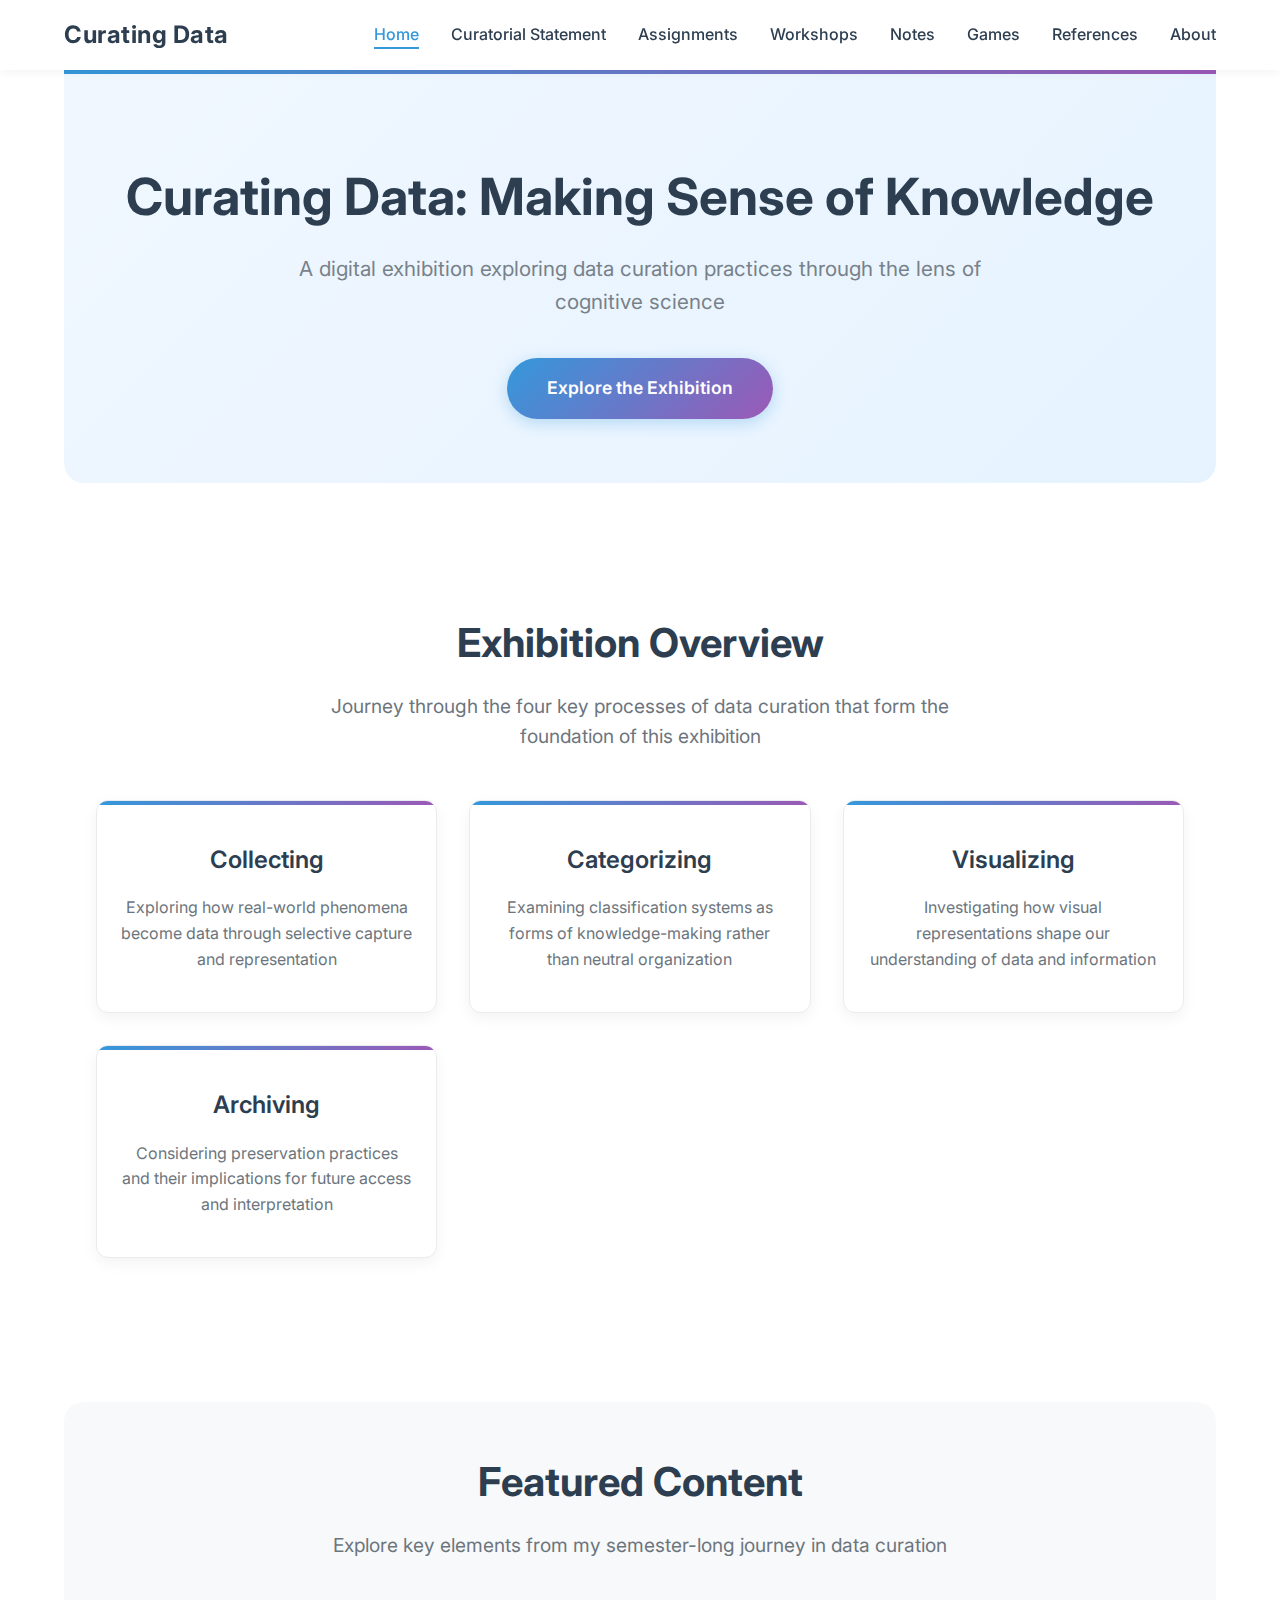
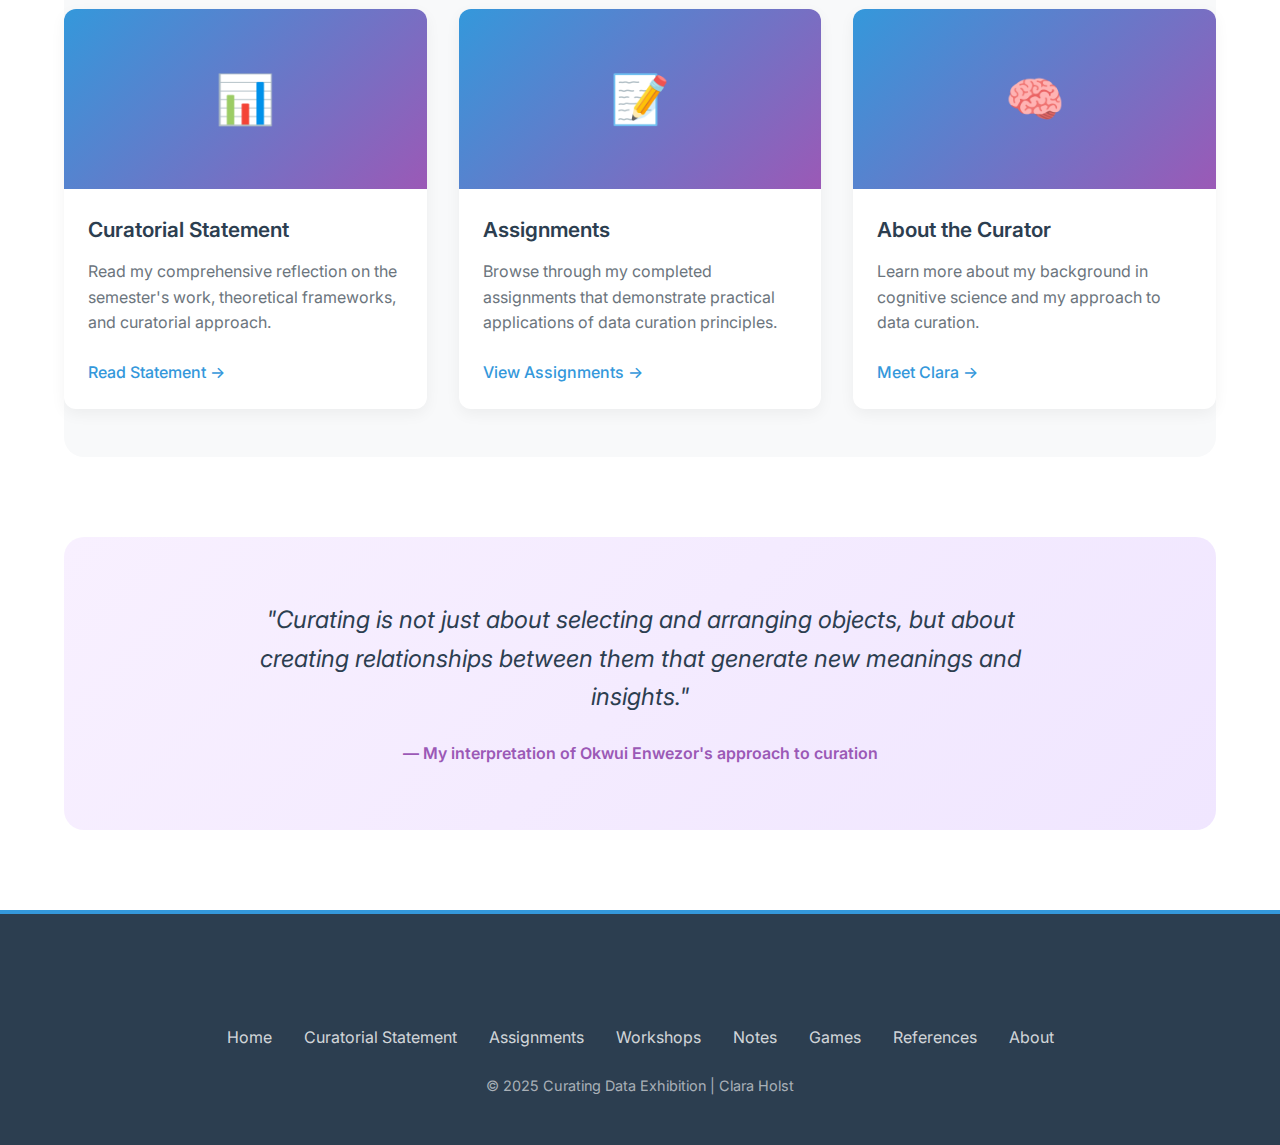
<file: index.html>
<!DOCTYPE html>
<html lang="en">
<head>
    <meta charset="UTF-8">
    <meta name="viewport" content="width=device-width, initial-scale=1.0">
    <title>Curating Data Exhibition</title>
    <link rel="stylesheet" href="styles/main.css">
    <link href="https://fonts.googleapis.com/css2?family=Inter:wght@300;400;500;600;700&display=swap" rel="stylesheet">
    <style>
        :root {
            --primary: #2c3e50;
            --secondary: #3498db;
            --accent: #9b59b6;
            --light: #f8f9fa;
            --gray: #6c757d;
            --border: #e9ecef;
            --success: #27ae60;
        }
        
        * {
            margin: 0;
            padding: 0;
            box-sizing: border-box;
        }
        
        body {
            font-family: 'Inter', sans-serif;
            line-height: 1.6;
            color: #333;
            background-color: #fff;
            overflow-x: hidden;
        }
        
        header {
            background-color: white;
            box-shadow: 0 2px 10px rgba(0,0,0,0.05);
            position: sticky;
            top: 0;
            z-index: 100;
        }
        
        nav {
            max-width: 1200px;
            margin: 0 auto;
            padding: 1rem 1.5rem;
            display: flex;
            justify-content: space-between;
            align-items: center;
        }
        
        .logo {
            font-size: 1.5rem;
            font-weight: 700;
            color: var(--primary);
            letter-spacing: 0.5px;
        }
        
        .nav-links {
            display: flex;
            list-style: none;
            gap: 2rem;
        }
        
        .nav-links a {
            text-decoration: none;
            color: var(--primary);
            font-weight: 500;
            transition: color 0.3s ease;
            position: relative;
        }
        
        .nav-links a:hover {
            color: var(--secondary);
        }
        
        .nav-links a:after {
            content: "";
            position: absolute;
            width: 0;
            height: 2px;
            bottom: -5px;
            left: 0;
            background-color: var(--secondary);
            transition: width 0.3s ease;
        }
        
        .nav-links a:hover:after {
            width: 100%;
        }
        
        .nav-links a.active {
            color: var(--secondary);
        }
        
        .nav-links a.active:after {
            width: 100%;
        }
        
        main {
            max-width: 1200px;
            margin: 0 auto;
            padding: 0 1.5rem;
        }
        
        .hero {
            padding: 6rem 0 4rem;
            text-align: center;
            background: linear-gradient(135deg, #f0f7ff 0%, #e6f3ff 100%);
            border-radius: 0 0 20px 20px;
            margin-bottom: 4rem;
            position: relative;
            overflow: hidden;
        }
        
        .hero:before {
            content: "";
            position: absolute;
            top: 0;
            left: 0;
            width: 100%;
            height: 4px;
            background: linear-gradient(90deg, var(--secondary), var(--accent));
        }
        
        .hero h1 {
            font-size: 3.2rem;
            font-weight: 700;
            color: var(--primary);
            margin-bottom: 1.5rem;
            line-height: 1.2;
        }
        
        .hero p {
            font-size: 1.3rem;
            color: var(--gray);
            max-width: 700px;
            margin: 0 auto 2.5rem;
        }
        
        .cta-button {
            display: inline-block;
            background: linear-gradient(135deg, var(--secondary), var(--accent));
            color: white;
            padding: 1rem 2.5rem;
            border-radius: 50px;
            text-decoration: none;
            font-weight: 600;
            font-size: 1.1rem;
            transition: transform 0.3s ease, box-shadow 0.3s ease;
            box-shadow: 0 4px 15px rgba(52, 152, 219, 0.3);
        }
        
        .cta-button:hover {
            transform: translateY(-3px);
            box-shadow: 0 8px 20px rgba(52, 152, 219, 0.4);
        }
        
        .exhibition-overview {
            margin-bottom: 5rem;
        }
        
        .section-header {
            text-align: center;
            margin-bottom: 3rem;
        }
        
        .section-header h2 {
            font-size: 2.5rem;
            color: var(--primary);
            margin-bottom: 1rem;
            font-weight: 700;
        }
        
        .section-header p {
            font-size: 1.2rem;
            color: var(--gray);
            max-width: 700px;
            margin: 0 auto;
        }
        
        .exhibition-grid {
            display: grid;
            grid-template-columns: repeat(auto-fit, minmax(250px, 1fr));
            gap: 2rem;
        }
        
        .exhibition-item {
            background: white;
            border-radius: 12px;
            padding: 2.5rem 1.5rem;
            text-align: center;
            box-shadow: 0 5px 15px rgba(0,0,0,0.05);
            transition: transform 0.3s ease, box-shadow 0.3s ease;
            border: 1px solid var(--border);
            position: relative;
            overflow: hidden;
        }
        
        .exhibition-item:before {
            content: "";
            position: absolute;
            top: 0;
            left: 0;
            width: 100%;
            height: 4px;
            background: linear-gradient(90deg, var(--secondary), var(--accent));
        }
        
        .exhibition-item:hover {
            transform: translateY(-10px);
            box-shadow: 0 15px 30px rgba(0,0,0,0.1);
        }
        
        .exhibition-item h3 {
            font-size: 1.5rem;
            color: var(--primary);
            margin-bottom: 1rem;
            font-weight: 600;
        }
        
        .exhibition-item p {
            color: var(--gray);
            line-height: 1.6;
        }
        
        .featured-section {
            margin-bottom: 5rem;
            padding: 3rem 0;
            background-color: var(--light);
            border-radius: 20px;
        }
        
        .featured-grid {
            display: grid;
            grid-template-columns: repeat(auto-fit, minmax(300px, 1fr));
            gap: 2rem;
            margin-top: 2rem;
        }
        
        .featured-card {
            background: white;
            border-radius: 12px;
            overflow: hidden;
            box-shadow: 0 5px 15px rgba(0,0,0,0.05);
            transition: transform 0.3s ease;
        }
        
        .featured-card:hover {
            transform: translateY(-5px);
        }
        
        .card-image {
            height: 180px;
            background: linear-gradient(135deg, var(--secondary), var(--accent));
            display: flex;
            align-items: center;
            justify-content: center;
            color: white;
            font-size: 3rem;
        }
        
        .card-content {
            padding: 1.5rem;
        }
        
        .card-content h3 {
            font-size: 1.3rem;
            color: var(--primary);
            margin-bottom: 0.8rem;
            font-weight: 600;
        }
        
        .card-content p {
            color: var(--gray);
            margin-bottom: 1.5rem;
        }
        
        .card-link {
            display: inline-block;
            color: var(--secondary);
            font-weight: 500;
            text-decoration: none;
            transition: color 0.3s ease;
        }
        
        .card-link:hover {
            color: var(--accent);
        }
        
        .quote-section {
            background: linear-gradient(135deg, #f8f0ff 0%, #f0e6ff 100%);
            padding: 4rem 2rem;
            border-radius: 20px;
            text-align: center;
            margin-bottom: 5rem;
        }
        
        .quote {
            font-size: 1.5rem;
            font-style: italic;
            color: var(--primary);
            max-width: 800px;
            margin: 0 auto 1.5rem;
            line-height: 1.6;
        }
        
        .quote-author {
            font-weight: 600;
            color: var(--accent);
        }
        
        footer {
            background-color: var(--primary);
            color: white;
            padding: 3rem 1.5rem;
            text-align: center;
            border-top: 4px solid var(--secondary);
        }
        
        .footer-content {
            max-width: 1200px;
            margin: 0 auto;
            display: flex;
            flex-direction: column;
            align-items: center;
            gap: 1.5rem;
        }
        
        .footer-links {
            display: flex;
            gap: 2rem;
            list-style: none;
            flex-wrap: wrap;
            justify-content: center;
        }
        
        .footer-links a {
            color: rgba(255,255,255,0.8);
            text-decoration: none;
            transition: color 0.3s ease;
        }
        
        .footer-links a:hover {
            color: white;
        }
        
        .copyright {
            color: rgba(255,255,255,0.6);
            font-size: 0.9rem;
        }
        
        @media (max-width: 768px) {
            .nav-links {
                gap: 1rem;
            }
            
            .hero h1 {
                font-size: 2.5rem;
            }
            
            .hero p {
                font-size: 1.1rem;
            }
            
            .section-header h2 {
                font-size: 2rem;
            }
            
            .exhibition-grid {
                grid-template-columns: 1fr;
            }
            
            .featured-grid {
                grid-template-columns: 1fr;
            }
            
            .quote {
                font-size: 1.3rem;
            }
        }
        
        @media (max-width: 576px) {
            nav {
                flex-direction: column;
                gap: 1rem;
            }
            
            .nav-links {
                gap: 0.8rem;
                flex-wrap: wrap;
                justify-content: center;
            }
            
            .hero {
                padding: 4rem 0 3rem;
            }
            
            .hero h1 {
                font-size: 2rem;
            }
            
            .hero p {
                font-size: 1rem;
            }
        }
    </style>
</head>
<body>
    <header>
        <nav>
            <div class="logo">Curating Data</div>
            <ul class="nav-links">
                <li><a href="index.html" class="active">Home</a></li>
                <li><a href="pages/curatorial-statement.html">Curatorial Statement</a></li>
                <li><a href="pages/assignments.html">Assignments</a></li>
                <li><a href="pages/workshops.html">Workshops</a></li>
                <li><a href="pages/notes.html">Notes</a></li>
                <li><a href="pages/games.html">Games</a></li>
                <li><a href="pages/references.html">References</a></li>
                <li><a href="pages/about.html">About</a></li>
            </ul>
        </nav>
    </header>

    <main>
        <section class="hero">
            <h1>Curating Data: Making Sense of Knowledge</h1>
            <p>A digital exhibition exploring data curation practices through the lens of cognitive science</p>
            <a href="pages/curatorial-statement.html" class="cta-button">Explore the Exhibition</a>
        </section>

        <section class="exhibition-overview">
            <div class="section-header">
                <h2>Exhibition Overview</h2>
                <p>Journey through the four key processes of data curation that form the foundation of this exhibition</p>
            </div>
            <div class="exhibition-grid">
                <div class="exhibition-item">
                    <h3>Collecting</h3>
                    <p>Exploring how real-world phenomena become data through selective capture and representation</p>
                </div>
                <div class="exhibition-item">
                    <h3>Categorizing</h3>
                    <p>Examining classification systems as forms of knowledge-making rather than neutral organization</p>
                </div>
                <div class="exhibition-item">
                    <h3>Visualizing</h3>
                    <p>Investigating how visual representations shape our understanding of data and information</p>
                </div>
                <div class="exhibition-item">
                    <h3>Archiving</h3>
                    <p>Considering preservation practices and their implications for future access and interpretation</p>
                </div>
            </div>
        </section>
        
        <section class="featured-section">
            <div class="section-header">
                <h2>Featured Content</h2>
                <p>Explore key elements from my semester-long journey in data curation</p>
            </div>
            <div class="featured-grid">
                <div class="featured-card">
                    <div class="card-image">
                        📊
                    </div>
                    <div class="card-content">
                        <h3>Curatorial Statement</h3>
                        <p>Read my comprehensive reflection on the semester's work, theoretical frameworks, and curatorial approach.</p>
                        <a href="pages/curatorial-statement.html" class="card-link">Read Statement →</a>
                    </div>
                </div>
                <div class="featured-card">
                    <div class="card-image">
                        📝
                    </div>
                    <div class="card-content">
                        <h3>Assignments</h3>
                        <p>Browse through my completed assignments that demonstrate practical applications of data curation principles.</p>
                        <a href="pages/assignments.html" class="card-link">View Assignments →</a>
                    </div>
                </div>
                <div class="featured-card">
                    <div class="card-image">
                        🧠
                    </div>
                    <div class="card-content">
                        <h3>About the Curator</h3>
                        <p>Learn more about my background in cognitive science and my approach to data curation.</p>
                        <a href="pages/about.html" class="card-link">Meet Clara →</a>
                    </div>
                </div>
            </div>
        </section>
        
        <section class="quote-section">
            <p class="quote">"Curating is not just about selecting and arranging objects, but about creating relationships between them that generate new meanings and insights."</p>
            <p class="quote-author">— My interpretation of Okwui Enwezor's approach to curation</p>
        </section>
    </main>

    <footer>
        <div class="footer-content">
            <div class="logo">Curating Data</div>
            <ul class="footer-links">
                <li><a href="index.html">Home</a></li>
                <li><a href="pages/curatorial-statement.html">Curatorial Statement</a></li>
                <li><a href="pages/assignments.html">Assignments</a></li>
                <li><a href="pages/workshops.html">Workshops</a></li>
                <li><a href="pages/notes.html">Notes</a></li>
                <li><a href="pages/games.html">Games</a></li>
                <li><a href="pages/references.html">References</a></li>
                <li><a href="pages/about.html">About</a></li>
            </ul>
            <p class="copyright">&copy; 2025 Curating Data Exhibition | Clara Holst</p>
        </div>
    </footer>

    <script src="scripts/main.js"></script>
</body>
</html>
</file>
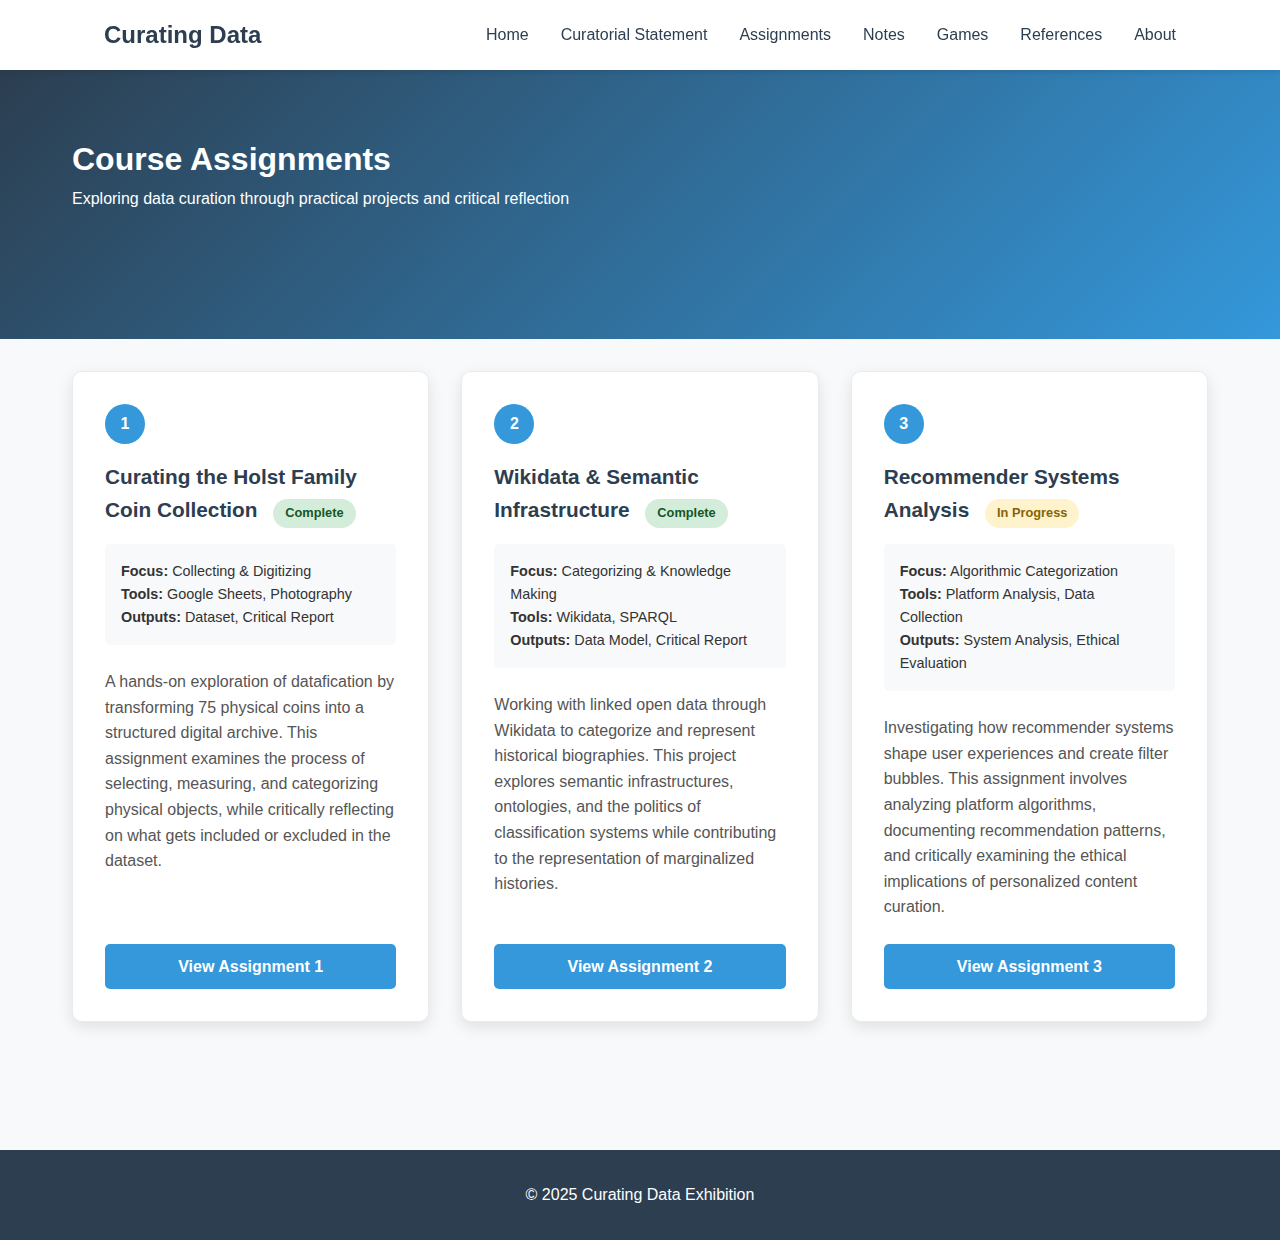
<file: pages/assignments.html>
<!DOCTYPE html>
<html lang="en">
<head>
    <meta charset="UTF-8">
    <meta name="viewport" content="width=device-width, initial-scale=1.0">
    <title>Assignments - Curating Data Exhibition</title>
    <link rel="stylesheet" href="../styles/main.css">
    <style>
        .assignments-header {
            background: linear-gradient(135deg, #2c3e50 0%, #3498db 100%);
            color: white;
            padding: 4rem 2rem;
            margin-bottom: 2rem;
        }
        
        .assignments-content {
            max-width: 1200px;
            margin: 0 auto;
            padding: 0 2rem 4rem;
        }
        
        .assignments-grid {
            display: grid;
            grid-template-columns: repeat(auto-fit, minmax(350px, 1fr));
            gap: 2rem;
            margin-top: 2rem;
        }
        
        .assignment-card {
            background: white;
            border-radius: 10px;
            padding: 2rem;
            box-shadow: 0 5px 15px rgba(0,0,0,0.1);
            transition: all 0.3s ease;
            border: 1px solid #e9ecef;
            height: 100%;
            display: flex;
            flex-direction: column;
        }
        
        .assignment-card:hover {
            transform: translateY(-5px);
            box-shadow: 0 10px 25px rgba(0,0,0,0.15);
        }
        
        .assignment-number {
            background: #3498db;
            color: white;
            width: 40px;
            height: 40px;
            border-radius: 50%;
            display: flex;
            align-items: center;
            justify-content: center;
            font-weight: bold;
            margin-bottom: 1rem;
        }
        
        .assignment-card h3 {
            color: #2c3e50;
            margin-bottom: 1rem;
            font-size: 1.3rem;
        }
        
        .assignment-description {
            color: #555;
            line-height: 1.6;
            margin-bottom: 1.5rem;
            flex-grow: 1;
        }
        
        .assignment-meta {
            background: #f8f9fa;
            padding: 1rem;
            border-radius: 5px;
            margin-bottom: 1.5rem;
            font-size: 0.9rem;
        }
        
        .assignment-link {
            display: inline-block;
            background: #3498db;
            color: white;
            padding: 10px 20px;
            border-radius: 5px;
            text-decoration: none;
            font-weight: 600;
            transition: all 0.3s ease;
            text-align: center;
        }
        
        .assignment-link:hover {
            background: #2980b9;
            transform: translateY(-2px);
        }
        
        .coming-soon {
            background: #95a5a6;
            cursor: not-allowed;
        }
        
        .coming-soon:hover {
            background: #7f8c8d;
            transform: none;
        }
        
        .status-badge {
            display: inline-block;
            padding: 4px 12px;
            border-radius: 20px;
            font-size: 0.8rem;
            font-weight: 600;
            margin-left: 10px;
        }
        
        .status-complete {
            background: #d4edda;
            color: #155724;
        }
        
        .status-in-progress {
            background: #fff3cd;
            color: #856404;
        }
        
        .status-upcoming {
            background: #e2e3e5;
            color: #383d41;
        }
        
        @media (max-width: 768px) {
            .assignments-grid {
                grid-template-columns: 1fr;
            }
            
            .assignments-header h1 {
                font-size: 2rem;
            }
        }
    </style>
</head>
<body>
    <header>
        <nav>
            <div class="logo">Curating Data</div>
            <ul class="nav-links">
                <li><a href="index.html">Home</a></li>
                <li><a href="curatorial-statement.html">Curatorial Statement</a></li>
                <li><a href="assignments.html">Assignments</a></li>
                <li><a href="notes.html">Notes</a></li>
                <li><a href="games.html">Games</a></li>
                <li><a href="references.html">References</a></li>
                <li><a href="about.html">About</a></li>
            </ul>
        </nav>
    </header>

    <main>
        <section class="assignments-header">
            <div class="assignments-content">
                <h1>Course Assignments</h1>
                <p>Exploring data curation through practical projects and critical reflection</p>
            </div>
        </section>

        <section class="assignments-content">
            <div class="assignments-grid">
                <!-- Assignment 1 -->
                <div class="assignment-card">
                    <div class="assignment-number">1</div>
                    <h3>Curating the Holst Family Coin Collection
                        <span class="status-badge status-complete">Complete</span>
                    </h3>
                    <div class="assignment-meta">
                        <strong>Focus:</strong> Collecting & Digitizing<br>
                        <strong>Tools:</strong> Google Sheets, Photography<br>
                        <strong>Outputs:</strong> Dataset, Critical Report
                    </div>
                    <p class="assignment-description">
                        A hands-on exploration of datafication by transforming 75 physical coins into a structured digital archive. 
                        This assignment examines the process of selecting, measuring, and categorizing physical objects, 
                        while critically reflecting on what gets included or excluded in the dataset.
                    </p>
                    <a href="assignments/assignment1.html" class="assignment-link">
                        View Assignment 1
                    </a>
                </div>

                <!-- Assignment 2 -->
                <div class="assignment-card">
                    <div class="assignment-number">2</div>
                    <h3>Wikidata & Semantic Infrastructure
                        <span class="status-badge status-complete">Complete</span>
                    </h3>
                    <div class="assignment-meta">
                        <strong>Focus:</strong> Categorizing & Knowledge Making<br>
                        <strong>Tools:</strong> Wikidata, SPARQL<br>
                        <strong>Outputs:</strong> Data Model, Critical Report
                    </div>
                    <p class="assignment-description">
                        Working with linked open data through Wikidata to categorize and represent historical biographies. 
                        This project explores semantic infrastructures, ontologies, and the politics of classification systems 
                        while contributing to the representation of marginalized histories.
                    </p>
                    <a href="assignments/assignment2.html" class="assignment-link">
                        View Assignment 2
                    </a>
                </div>

                <!-- Assignment 3 -->
                <div class="assignment-card">
                    <div class="assignment-number">3</div>
                    <h3>Recommender Systems Analysis
                        <span class="status-badge status-in-progress">In Progress</span>
                    </h3>
                    <div class="assignment-meta">
                        <strong>Focus:</strong> Algorithmic Categorization<br>
                        <strong>Tools:</strong> Platform Analysis, Data Collection<br>
                        <strong>Outputs:</strong> System Analysis, Ethical Evaluation
                    </div>
                    <p class="assignment-description">
                        Investigating how recommender systems shape user experiences and create filter bubbles. 
                        This assignment involves analyzing platform algorithms, documenting recommendation patterns, 
                        and critically examining the ethical implications of personalized content curation.
                    </p>
                    <a href="assignments/assignment3.html" class="assignment-link">
                        View Assignment 3
                    </a>
                </div>

               </div>

            </div>

        </section>
    </main>

    <footer>
        <p>&copy; 2025 Curating Data Exhibition</p>
    </footer>
</body>
</html>
</file>
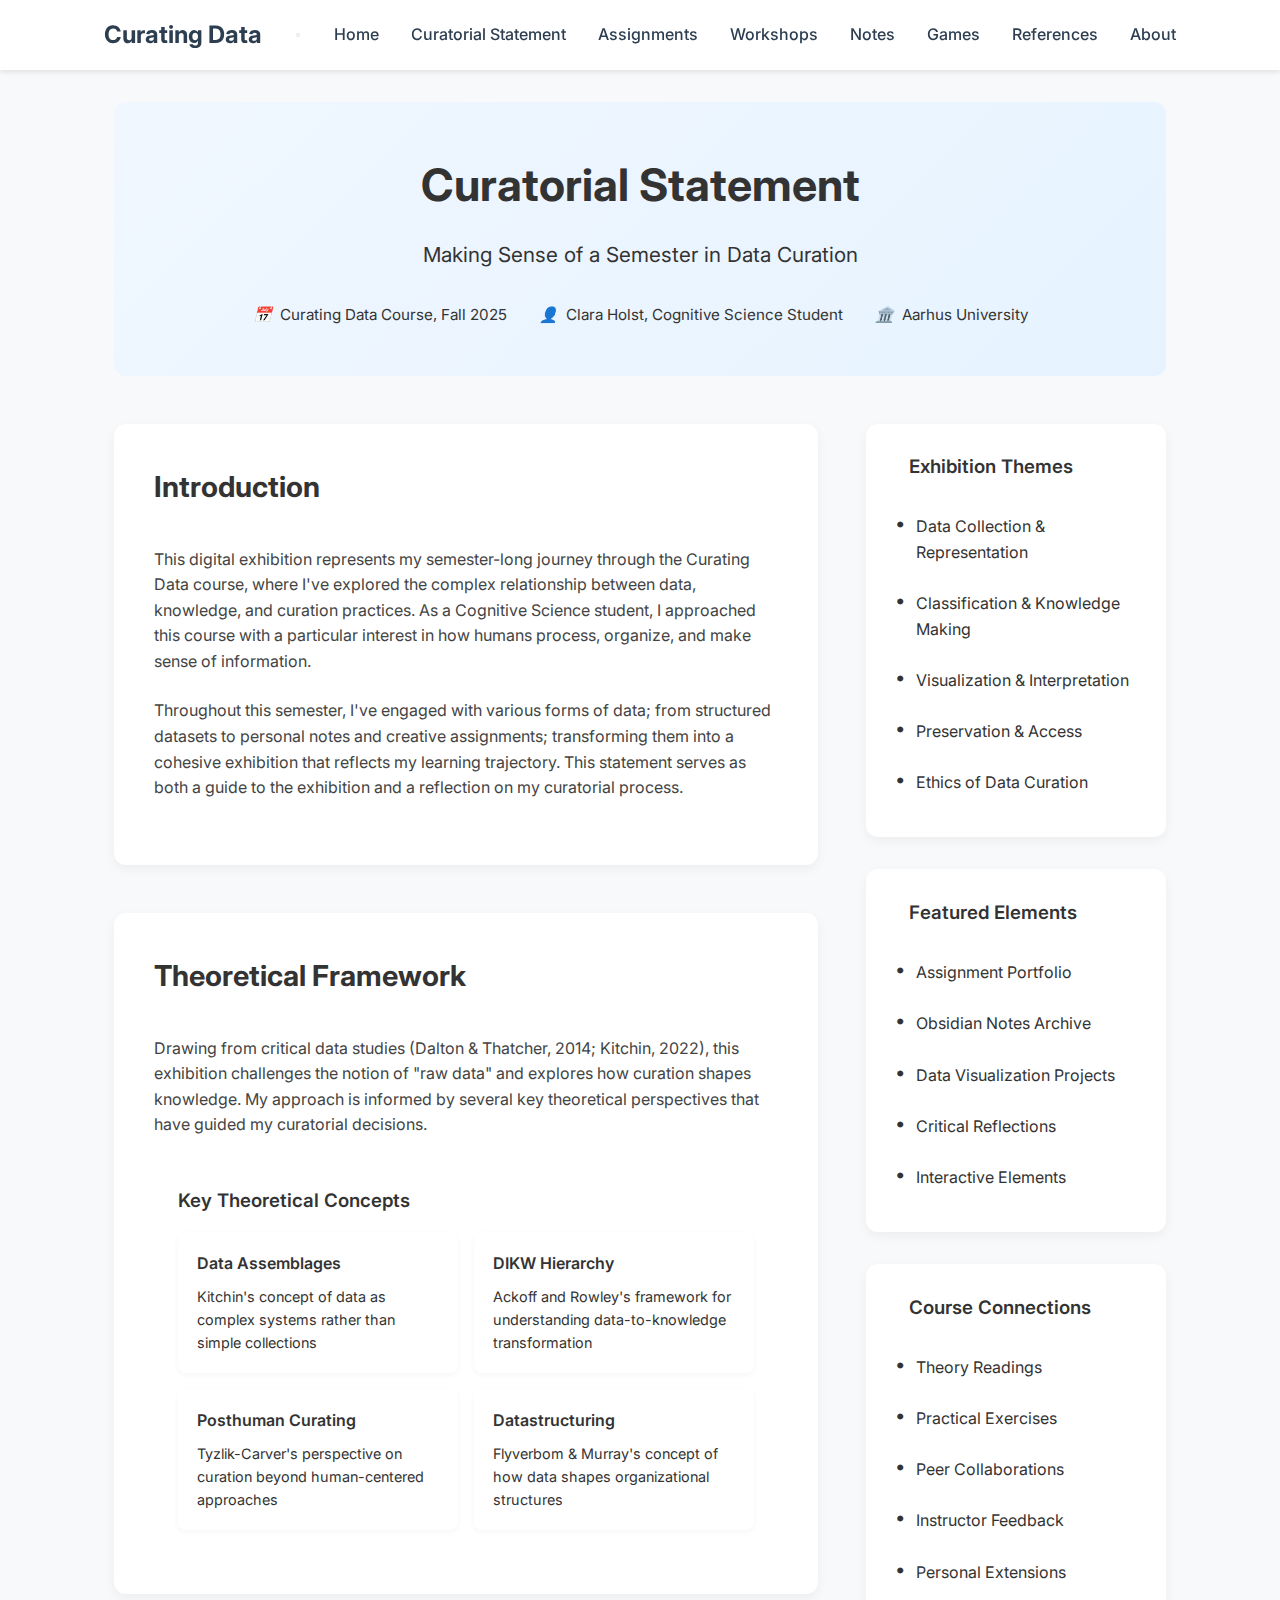
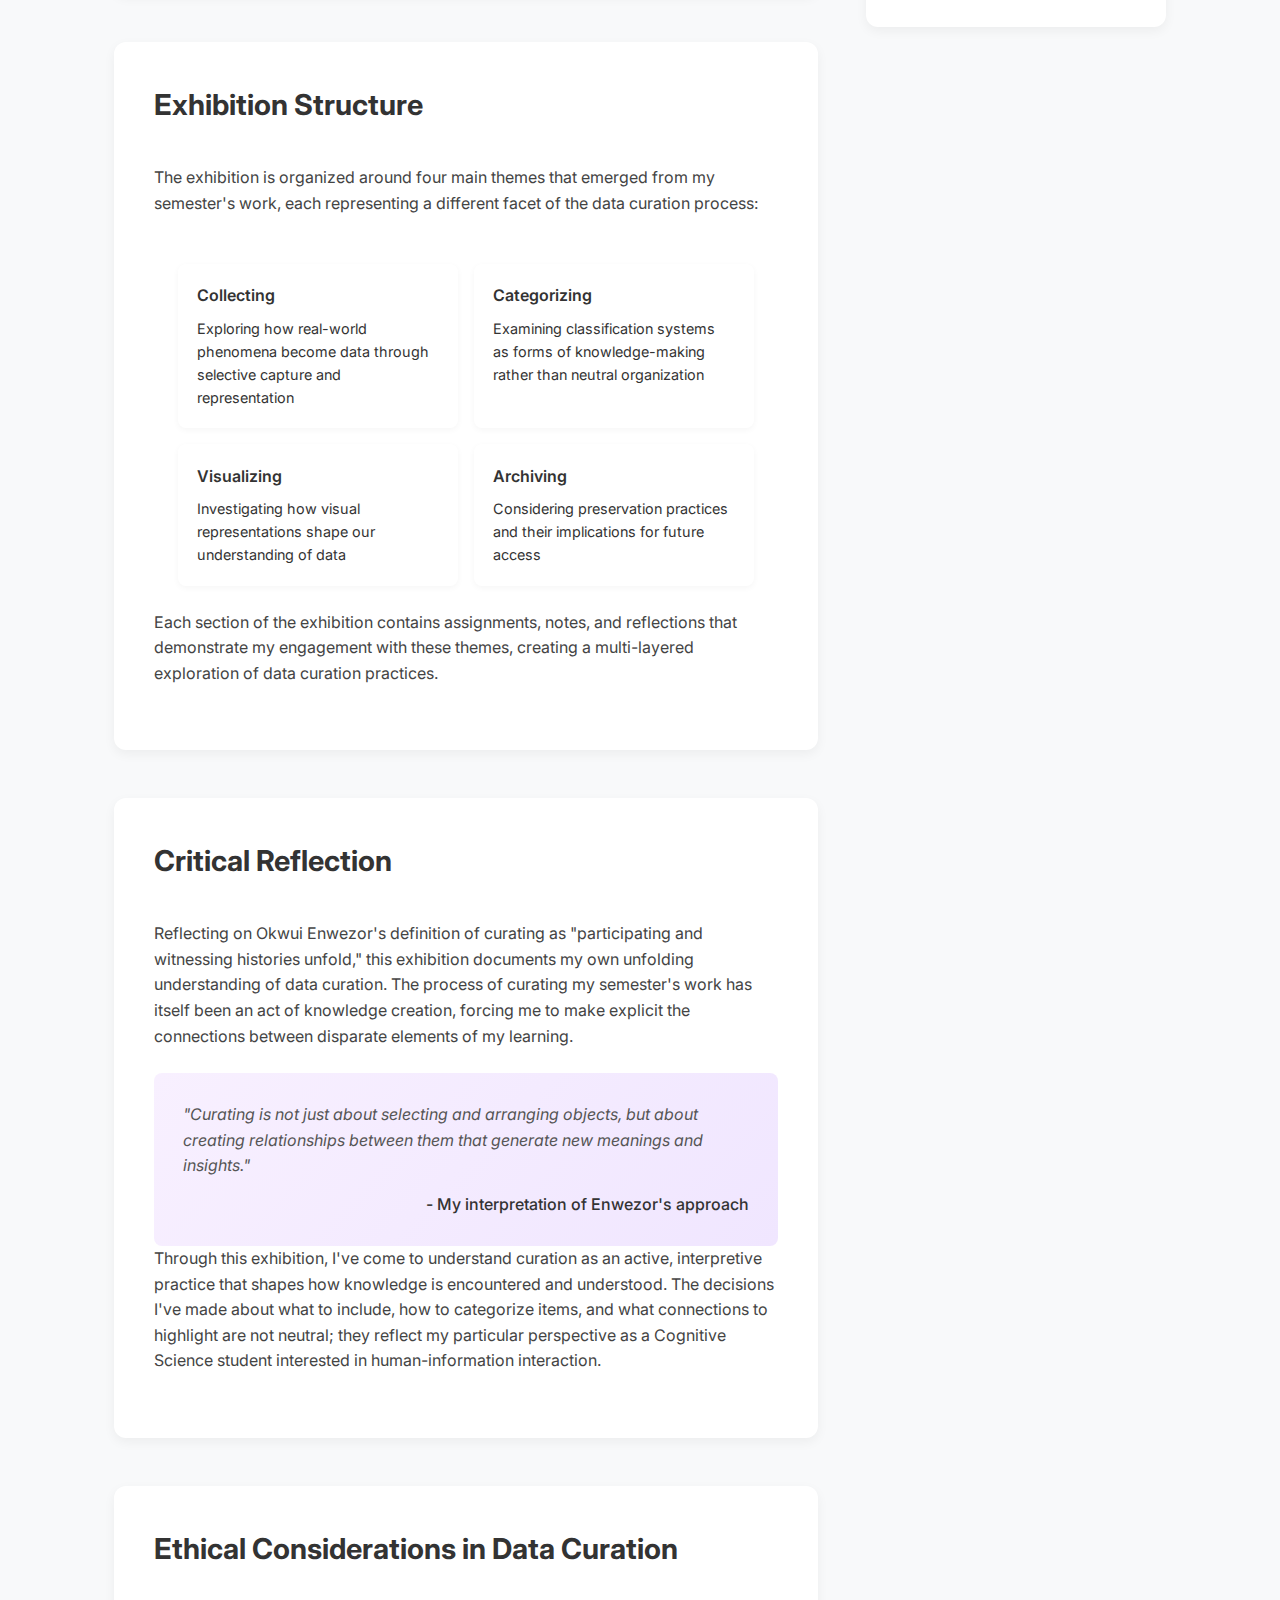
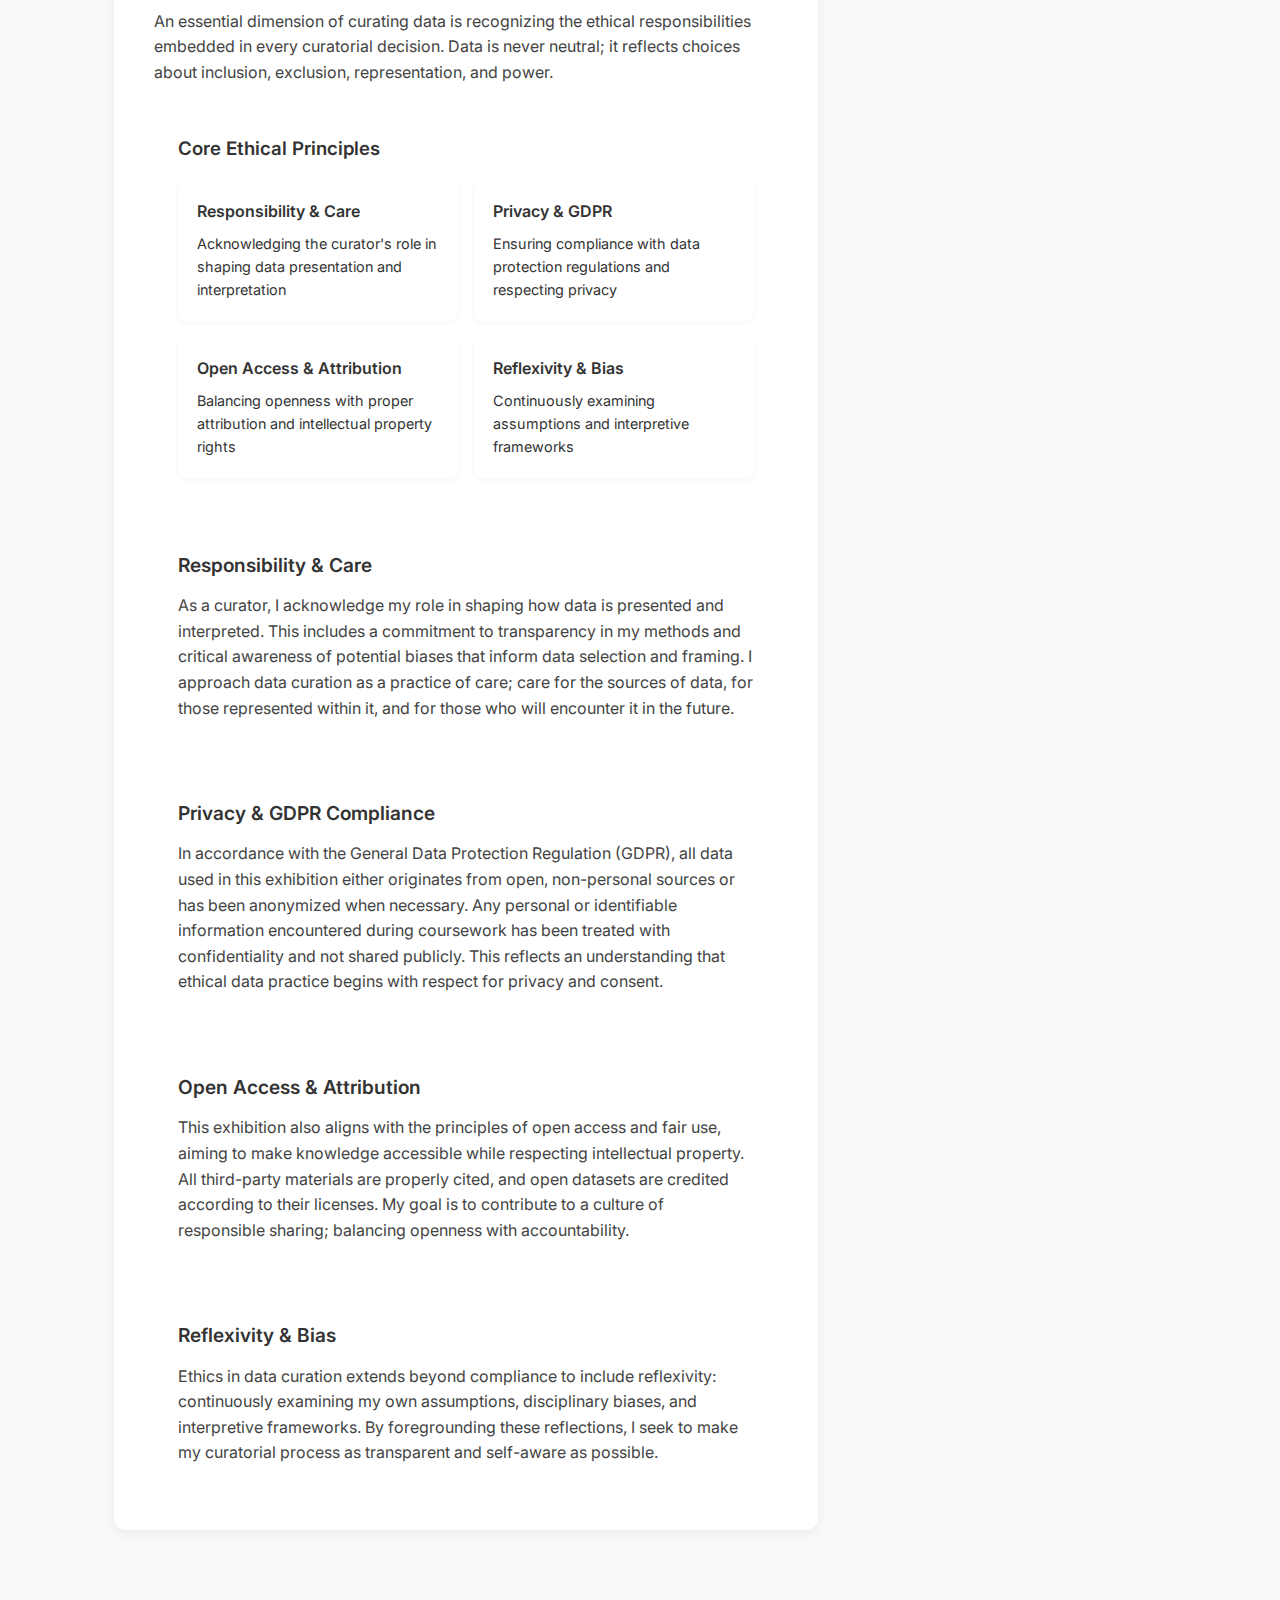
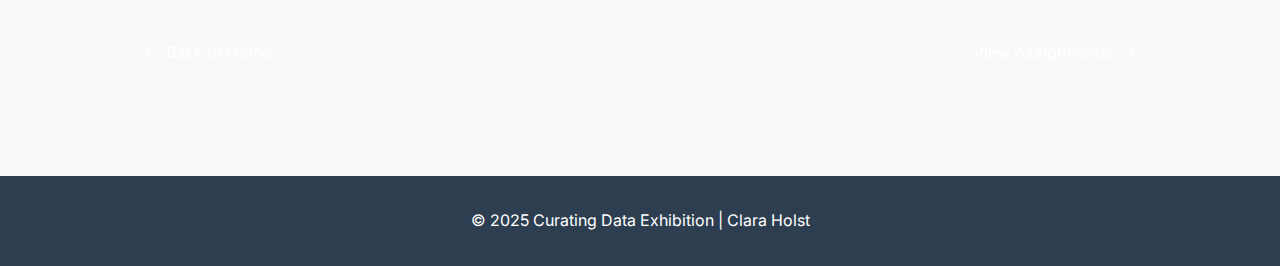
<file: pages/curatorial-statement.html>
<!DOCTYPE html>
<html lang="en">
<head>
    <meta charset="UTF-8">
    <meta name="viewport" content="width=device-width, initial-scale=1.0">
    <title>Curatorial Statement - Curating Data Exhibition</title>
    <link rel="stylesheet" href="../styles/main.css">
    <link href="https://fonts.googleapis.com/css2?family=Inter:wght@300;400;500;600;700&display=swap" rel="stylesheet">
    <style>
        .curatorial-container {
            max-width: 1100px;
            margin: 0 auto;
            padding: 2rem 1.5rem;
        }
        .statement-header {
            text-align: center;
            margin-bottom: 3rem;
            padding: 3rem 2rem;
            background: linear-gradient(135deg, #f0f7ff 0%, #e6f3ff 100%);
            border-radius: 12px;
            position: relative;
            overflow: hidden;
        }
        .statement-header:before {
            content: "";
            position: absolute;
            top: 0;
            left: 0;
            width: 100%;
            height: 4px;
            background: linear-gradient(90deg, var(--secondary), var(--accent));
        }
        .statement-header h1 {
            font-size: 2.8rem;
            font-weight: 700;
            color: var(--primary);
            margin-bottom: 1rem;
        }
        
        .statement-subtitle {
            font-size: 1.3rem;
            color: var(--gray);
            max-width: 700px;
            margin: 0 auto;
        }
        
        .statement-metadata {
            display: flex;
            justify-content: center;
            gap: 2rem;
            margin-top: 2rem;
            flex-wrap: wrap;
        }
        
        .metadata-item {
            display: flex;
            align-items: center;
            gap: 0.5rem;
            color: var(--gray);
            font-size: 0.95rem;
        }
        
        .metadata-item i {
            color: var(--secondary);
        }
        
        .statement-content {
            display: grid;
            grid-template-columns: 1fr 300px;
            gap: 3rem;
        }
        
        .statement-main {
            display: flex;
            flex-direction: column;
            gap: 3rem;
        }
        
        .statement-section {
            background: white;
            border-radius: 12px;
            padding: 2.5rem;
            box-shadow: 0 4px 12px rgba(0,0,0,0.05);
            border: 1px solid var(--border);
            transition: transform 0.3s ease, box-shadow 0.3s ease;
        }
        
        .statement-section:hover {
            transform: translateY(-3px);
            box-shadow: 0 8px 20px rgba(0,0,0,0.08);
        }
        
        .statement-section h2 {
            font-size: 1.8rem;
            color: var(--primary);
            margin-bottom: 1.5rem;
            padding-bottom: 0.8rem;
            border-bottom: 2px solid var(--secondary);
            display: inline-block;
        }
        
        .statement-section p {
            margin-bottom: 1.5rem;
            color: #444;
        }
        
        .key-concepts {
            background-color: var(--light);
            padding: 1.5rem;
            border-radius: 8px;
            margin-top: 1.5rem;
        }
        
        .key-concepts h3 {
            color: var(--primary);
            margin-bottom: 1rem;
            font-weight: 600;
        }
        
        .concepts-grid {
            display: grid;
            grid-template-columns: repeat(auto-fill, minmax(200px, 1fr));
            gap: 1rem;
        }
        
        .concept-card {
            background: white;
            padding: 1.2rem;
            border-radius: 8px;
            border-left: 4px solid var(--accent);
            box-shadow: 0 2px 6px rgba(0,0,0,0.04);
        }
        
        .concept-card h4 {
            color: var(--primary);
            margin-bottom: 0.5rem;
            font-weight: 600;
        }
        
        .concept-card p {
            font-size: 0.9rem;
            color: var(--gray);
            margin-bottom: 0;
        }
        
        .statement-sidebar {
            display: flex;
            flex-direction: column;
            gap: 2rem;
        }
        
        .sidebar-card {
            background: white;
            border-radius: 12px;
            padding: 1.8rem;
            box-shadow: 0 4px 12px rgba(0,0,0,0.05);
            border: 1px solid var(--border);
        }
        
        .sidebar-card h3 {
            color: var(--primary);
            margin-bottom: 1.2rem;
            font-weight: 600;
            display: flex;
            align-items: center;
            gap: 0.5rem;
        }
        
        .sidebar-card h3:before {
            content: "";
            display: block;
            width: 6px;
            height: 6px;
            background-color: var(--secondary);
            border-radius: 50%;
        }
        
        .themes-list {
            list-style-type: none;
            padding: 0;
        }
        
        .themes-list li {
            padding: 0.8rem 0;
            border-bottom: 1px solid var(--border);
            display: flex;
            align-items: flex-start;
            gap: 0.7rem;
        }
        
        .themes-list li:before {
            content: "•";
            color: var(--secondary);
            font-size: 1.2rem;
            line-height: 1;
        }
        
        .themes-list li:last-child {
            border-bottom: none;
        }
        
        .reflection-quote {
            background: linear-gradient(135deg, #f8f0ff 0%, #f0e6ff 100%);
            padding: 1.8rem;
            border-radius: 8px;
            margin-top: 1.5rem;
            border-left: 4px solid var(--accent);
        }
        
        .reflection-quote p {
            font-style: italic;
            color: #555;
            margin-bottom: 0.8rem;
        }
        
        .quote-author {
            text-align: right;
            font-weight: 500;
            color: var(--primary);
        }
        
        .exhibition-navigation {
            display: flex;
            justify-content: space-between;
            margin-top: 4rem;
            padding-top: 2rem;
            border-top: 1px solid var(--border);
        }
        
        .nav-button {
            display: inline-flex;
            align-items: center;
            gap: 0.5rem;
            background-color: var(--secondary);
            color: white;
            padding: 0.9rem 1.8rem;
            border-radius: 6px;
            text-decoration: none;
            font-weight: 500;
            transition: background-color 0.3s ease, transform 0.2s ease;
        }
        
        .nav-button:hover {
            background-color: #2980b9;
            transform: translateY(-2px);
        }
        
        .nav-button.next {
            margin-left: auto;
        }
        
        @media (max-width: 900px) {
            .statement-content {
                grid-template-columns: 1fr;
            }
            
            .statement-sidebar {
                order: -1;
            }
        }
        
        @media (max-width: 768px) {
            .statement-header h1 {
                font-size: 2.2rem;
            }
            
            .statement-subtitle {
                font-size: 1.1rem;
            }
            
            .statement-section {
                padding: 1.8rem;
            }
            
            .concepts-grid {
                grid-template-columns: 1fr;
            }
            
            .exhibition-navigation {
                flex-direction: column;
                gap: 1rem;
            }
            
            .nav-button {
                width: 100%;
                justify-content: center;
            }
        }

        .ethical-content {
            display: flex;
            flex-direction: column;
            gap: 1.8rem;
            margin-top: 1.5rem;
        }

        .ethical-paragraph {
            background-color: var(--light);
            padding: 1.5rem;
            border-radius: 8px;
            border-left: 3px solid var(--secondary);
        }

        .ethical-paragraph h3 {
            color: var(--primary);
            margin-bottom: 0.8rem;
            font-weight: 600;
            font-size: 1.2rem;
        }

        .ethical-paragraph p {
            margin-bottom: 0;
            color: #444;
        }
    </style>
</head>
<body>
    <header>
        <nav>
            <div class="logo">Curating Data</div>
            <button class="nav-toggle" aria-label="Open navigation menu">
                <span class="hamburger"></span>
            </button>
            <ul class="nav-links">
                <li><a href="../index.html">Home</a></li>
                <li><a href="curatorial-statement.html" class="active">Curatorial Statement</a></li>
                <li><a href="assignments.html">Assignments</a></li>
                <li><a href="workshops.html">Workshops</a></li>
                <li><a href="notes.html">Notes</a></li>
                <li><a href="games.html">Games</a></li>
                <li><a href="references.html">References</a></li>
                <li><a href="about.html">About</a></li>
            </ul>
        </nav>
    </header>

    <main class="curatorial-container">
        <div class="statement-header">
            <h1>Curatorial Statement</h1>
            <p class="statement-subtitle">Making Sense of a Semester in Data Curation</p>
            <div class="statement-metadata">
                <div class="metadata-item">
                    <i>📅</i> <span>Curating Data Course, Fall 2025</span>
                </div>
                <div class="metadata-item">
                    <i>👤</i> <span>Clara Holst, Cognitive Science Student</span>
                </div>
                <div class="metadata-item">
                    <i>🏛️</i> <span>Aarhus University</span>
                </div>
            </div>
        </div>
        
        <div class="statement-content">
            <div class="statement-main">
                <section class="statement-section">
                    <h2>Introduction</h2>
                    <p>This digital exhibition represents my semester-long journey through the Curating Data course, where I've explored the complex relationship between data, knowledge, and curation practices. As a Cognitive Science student, I approached this course with a particular interest in how humans process, organize, and make sense of information.</p>
                    <p>Throughout this semester, I've engaged with various forms of data; from structured datasets to personal notes and creative assignments; transforming them into a cohesive exhibition that reflects my learning trajectory. This statement serves as both a guide to the exhibition and a reflection on my curatorial process.</p>
                </section>

                <section class="statement-section">
                    <h2>Theoretical Framework</h2>
                    <p>Drawing from critical data studies (Dalton & Thatcher, 2014; Kitchin, 2022), this exhibition challenges the notion of "raw data" and explores how curation shapes knowledge. My approach is informed by several key theoretical perspectives that have guided my curatorial decisions.</p>
                    
                    <div class="key-concepts">
                        <h3>Key Theoretical Concepts</h3>
                        <div class="concepts-grid">
                            <div class="concept-card">
                                <h4>Data Assemblages</h4>
                                <p>Kitchin's concept of data as complex systems rather than simple collections</p>
                            </div>
                            <div class="concept-card">
                                <h4>DIKW Hierarchy</h4>
                                <p>Ackoff and Rowley's framework for understanding data-to-knowledge transformation</p>
                            </div>
                            <div class="concept-card">
                                <h4>Posthuman Curating</h4>
                                <p>Tyzlik-Carver's perspective on curation beyond human-centered approaches</p>
                            </div>
                            <div class="concept-card">
                                <h4>Datastructuring</h4>
                                <p>Flyverbom & Murray's concept of how data shapes organizational structures</p>
                            </div>
                        </div>
                    </div>
                </section>

                <section class="statement-section">
                    <h2>Exhibition Structure</h2>
                    <p>The exhibition is organized around four main themes that emerged from my semester's work, each representing a different facet of the data curation process:</p>
                    
                    <div class="key-concepts">
                        <div class="concepts-grid">
                            <div class="concept-card">
                                <h4>Collecting</h4>
                                <p>Exploring how real-world phenomena become data through selective capture and representation</p>
                            </div>
                            <div class="concept-card">
                                <h4>Categorizing</h4>
                                <p>Examining classification systems as forms of knowledge-making rather than neutral organization</p>
                            </div>
                            <div class="concept-card">
                                <h4>Visualizing</h4>
                                <p>Investigating how visual representations shape our understanding of data</p>
                            </div>
                            <div class="concept-card">
                                <h4>Archiving</h4>
                                <p>Considering preservation practices and their implications for future access</p>
                            </div>
                        </div>
                    </div>
                    
                    <p>Each section of the exhibition contains assignments, notes, and reflections that demonstrate my engagement with these themes, creating a multi-layered exploration of data curation practices.</p>
                </section>

                <section class="statement-section">
                    <h2>Critical Reflection</h2>
                    <p>Reflecting on Okwui Enwezor's definition of curating as "participating and witnessing histories unfold," this exhibition documents my own unfolding understanding of data curation. The process of curating my semester's work has itself been an act of knowledge creation, forcing me to make explicit the connections between disparate elements of my learning.</p>
                    
                    <div class="reflection-quote">
                        <p>"Curating is not just about selecting and arranging objects, but about creating relationships between them that generate new meanings and insights."</p>
                        <div class="quote-author">- My interpretation of Enwezor's approach</div>
                    </div>
                    
                    <p>Through this exhibition, I've come to understand curation as an active, interpretive practice that shapes how knowledge is encountered and understood. The decisions I've made about what to include, how to categorize items, and what connections to highlight are not neutral; they reflect my particular perspective as a Cognitive Science student interested in human-information interaction.</p>
                </section>

                <section class="statement-section" id="ethical-considerations">
                    <h2>Ethical Considerations in Data Curation</h2>
                    <p>An essential dimension of curating data is recognizing the ethical responsibilities embedded in every curatorial decision. Data is never neutral; it reflects choices about inclusion, exclusion, representation, and power.</p>
                    
                    <div class="key-concepts">
                        <h3>Core Ethical Principles</h3>
                        <div class="concepts-grid">
                            <div class="concept-card">
                                <h4>Responsibility & Care</h4>
                                <p>Acknowledging the curator's role in shaping data presentation and interpretation</p>
                            </div>
                            <div class="concept-card">
                                <h4>Privacy & GDPR</h4>
                                <p>Ensuring compliance with data protection regulations and respecting privacy</p>
                            </div>
                            <div class="concept-card">
                                <h4>Open Access & Attribution</h4>
                                <p>Balancing openness with proper attribution and intellectual property rights</p>
                            </div>
                            <div class="concept-card">
                                <h4>Reflexivity & Bias</h4>
                                <p>Continuously examining assumptions and interpretive frameworks</p>
                            </div>
                        </div>
                    </div>
                    
                    <div class="ethical-content">
                        <div class="ethical-paragraph">
                            <h3>Responsibility & Care</h3>
                            <p>As a curator, I acknowledge my role in shaping how data is presented and interpreted. This includes a commitment to transparency in my methods and critical awareness of potential biases that inform data selection and framing. I approach data curation as a practice of care; care for the sources of data, for those represented within it, and for those who will encounter it in the future.</p>
                        </div>
                        
                        <div class="ethical-paragraph">
                            <h3>Privacy & GDPR Compliance</h3>
                            <p>In accordance with the General Data Protection Regulation (GDPR), all data used in this exhibition either originates from open, non-personal sources or has been anonymized when necessary. Any personal or identifiable information encountered during coursework has been treated with confidentiality and not shared publicly. This reflects an understanding that ethical data practice begins with respect for privacy and consent.</p>
                        </div>
                        
                        <div class="ethical-paragraph">
                            <h3>Open Access & Attribution</h3>
                            <p>This exhibition also aligns with the principles of open access and fair use, aiming to make knowledge accessible while respecting intellectual property. All third-party materials are properly cited, and open datasets are credited according to their licenses. My goal is to contribute to a culture of responsible sharing; balancing openness with accountability.</p>
                        </div>
                        
                        <div class="ethical-paragraph">
                            <h3>Reflexivity & Bias</h3>
                            <p>Ethics in data curation extends beyond compliance to include reflexivity: continuously examining my own assumptions, disciplinary biases, and interpretive frameworks. By foregrounding these reflections, I seek to make my curatorial process as transparent and self-aware as possible.</p>
                        </div>
                    </div>
                </section>

            </div>
            
            <div class="statement-sidebar">
                <div class="sidebar-card">
                    <h3>Exhibition Themes</h3>
                    <ul class="themes-list">
                        <li>Data Collection & Representation</li>
                        <li>Classification & Knowledge Making</li>
                        <li>Visualization & Interpretation</li>
                        <li>Preservation & Access</li>
                        <li>Ethics of Data Curation</li>
                    </ul>
                </div>
                
                <div class="sidebar-card">
                    <h3>Featured Elements</h3>
                    <ul class="themes-list">
                        <li>Assignment Portfolio</li>
                        <li>Obsidian Notes Archive</li>
                        <li>Data Visualization Projects</li>
                        <li>Critical Reflections</li>
                        <li>Interactive Elements</li>
                    </ul>
                </div>
                
                <div class="sidebar-card">
                    <h3>Course Connections</h3>
                    <ul class="themes-list">
                        <li>Theory Readings</li>
                        <li>Practical Exercises</li>
                        <li>Peer Collaborations</li>
                        <li>Instructor Feedback</li>
                        <li>Personal Extensions</li>
                    </ul>
                </div>
            </div>
        </div>
        
        <div class="exhibition-navigation">
            <a href="../index.html" class="nav-button">
                <span>←</span> Back to Home
            </a>
            <a href="assignments.html" class="nav-button next">
                View Assignments <span>→</span>
            </a>
        </div>
    </main>

    <footer>
        <p>&copy; 2025 Curating Data Exhibition | Clara Holst</p>
    </footer>
</body>
</body>
<script src="../scripts/main.js"></script>
</html>
</file>
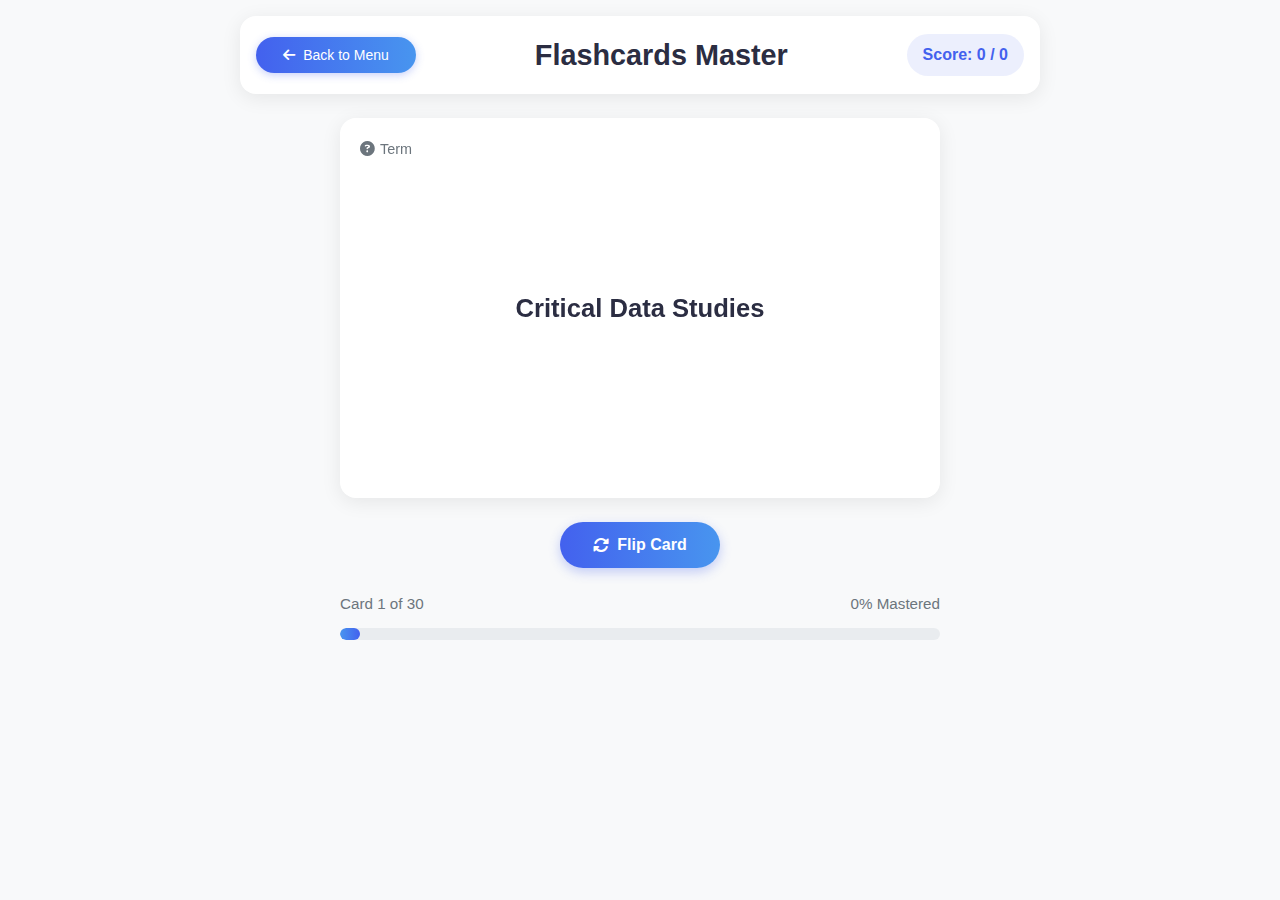
<file: pages/flashcards.html>
<!DOCTYPE html>
<html lang="en">
<head>
  <meta charset="UTF-8">
  <meta name="viewport" content="width=device-width, initial-scale=1.0">
  <link rel="icon" type="image/png" sizes="32x32" href="{{ url_for('static', filename='icon1.png') }}">
  <title>Flashcards Master</title>
  <link rel="stylesheet" href="https://cdnjs.cloudflare.com/ajax/libs/font-awesome/6.4.0/css/all.min.css">
  <style>
    :root {
      --primary: #4361ee;
      --primary-light: #4895ef;
      --primary-dark: #3a0ca3;
      --success: #4cc9f0;
      --warning: #f72585;
      --danger: #e63946;
      --text: #2b2d42;
      --text-light: #6c757d;
      --bg: #f8f9fa;
      --card-bg: #ffffff;
      --shadow: 0 4px 20px rgba(0, 0, 0, 0.08);
      --radius: 16px;
      --transition: all 0.3s ease;
    }

    * {
      box-sizing: border-box;
      margin: 0;
      padding: 0;
    }

    body {
      margin: 0;
      padding: 16px;
      background-color: var(--bg);
      font-family: 'Segoe UI', -apple-system, BlinkMacSystemFont, 'Roboto', sans-serif;
      display: flex;
      flex-direction: column;
      align-items: center;
      min-height: 100vh;
      color: var(--text);
      line-height: 1.6;
    }

    .container {
      width: 100%;
      max-width: 800px;
      display: flex;
      flex-direction: column;
      align-items: center;
      gap: 24px;
    }

    .top-bar {
      width: 100%;
      display: flex;
      justify-content: space-between;
      align-items: center;
      padding: 16px;
      background: var(--card-bg);
      border-radius: var(--radius);
      box-shadow: var(--shadow);
      position: relative;
    }

    .back-button {
      background: linear-gradient(90deg, var(--primary) 0%, var(--primary-light) 100%);
      color: white;
      border: none;
      border-radius: 50px;
      cursor: pointer;
      font-size: 14px;
      padding: 10px 20px;
      font-weight: 500;
      display: flex;
      align-items: center;
      gap: 8px;
      box-shadow: 0 2px 8px rgba(67, 97, 238, 0.3);
      transition: var(--transition);
    }

    .back-button:hover {
      transform: translateY(-2px);
      box-shadow: 0 4px 12px rgba(67, 97, 238, 0.4);
    }

    .score {
      font-size: 16px;
      color: var(--primary);
      background: rgba(67, 97, 238, 0.1);
      padding: 8px 16px;
      border-radius: 50px;
      font-weight: 600;
    }

    h1 {
      color: var(--text);
      font-size: 1.8rem;
      font-weight: 800;
      text-align: center;
    }

    .flashcard-wrapper {
      perspective: 1000px;
      width: 100%;
      max-width: 600px;
      height: 380px;
      cursor: pointer;
      position: relative;
    }

    .flashcard {
      width: 100%;
      height: 100%;
      position: relative;
      transform-style: preserve-3d;
      transition: transform 0.6s ease;
    }

    .flashcard.flipped {
      transform: rotateY(180deg);
    }

    .front, .back {
      position: absolute;
      width: 100%;
      height: 100%;
      background: var(--card-bg);
      border-radius: var(--radius);
      box-shadow: var(--shadow);
      padding: 40px;
      display: flex;
      flex-direction: column;
      align-items: center;
      justify-content: center;
      text-align: center;
      backface-visibility: hidden;
      overflow-y: auto;
    }

    .front {
      z-index: 2;
    }

    .back {
      transform: rotateY(180deg);
      background: linear-gradient(135deg, #f5f7ff 0%, #ffffff 100%);
    }

    .card-content {
      font-size: 1.6rem;
      font-weight: 600;
      line-height: 1.5;
      width: 100%;
    }

    .card-label {
      position: absolute;
      top: 20px;
      left: 20px;
      font-size: 0.9rem;
      color: var(--text-light);
      font-weight: 500;
      display: flex;
      align-items: center;
      gap: 6px;
    }

    .hint-text {
      position: absolute;
      bottom: 20px;
      width: 100%;
      text-align: center;
      font-size: 0.9rem;
      color: var(--text-light);
      opacity: 0.8;
    }

    .button-container {
      display: flex;
      gap: 16px;
      flex-wrap: wrap;
      justify-content: center;
      width: 100%;
    }

    button {
      padding: 14px 28px;
      color: white;
      border: none;
      border-radius: 50px;
      font-size: 1rem;
      cursor: pointer;
      transition: var(--transition);
      font-weight: 600;
      min-width: 160px;
      display: flex;
      align-items: center;
      justify-content: center;
      gap: 8px;
    }

    button:active {
      transform: scale(0.98);
    }

    .flip-button {
      background: linear-gradient(90deg, var(--primary) 0%, var(--primary-light) 100%);
      box-shadow: 0 4px 12px rgba(67, 97, 238, 0.3);
    }

    .response-buttons {
      display: none;
      gap: 16px;
      width: 100%;
      justify-content: center;
      flex-wrap: wrap;
    }

    .response-buttons.show {
      display: flex;
    }

    .response-button {
      min-width: 160px;
    }

    .unknown {
      background: linear-gradient(90deg, var(--danger) 0%, #ff6b6b 100%);
      box-shadow: 0 4px 12px rgba(230, 57, 70, 0.3);
    }

    .somewhat {
      background: linear-gradient(90deg, #ff9e00 0%, #ffaa33 100%);
      box-shadow: 0 4px 12px rgba(255, 158, 0, 0.3);
    }

    .known {
      background: linear-gradient(90deg, var(--success) 0%, #72efdd 100%);
      box-shadow: 0 4px 12px rgba(76, 201, 240, 0.3);
    }

    .progress-container {
      width: 100%;
      max-width: 600px;
      display: flex;
      flex-direction: column;
      align-items: center;
      gap: 12px;
    }

    .progress-info {
      display: flex;
      justify-content: space-between;
      width: 100%;
      font-size: 0.95rem;
      color: var(--text-light);
    }

    .progress-bar-container {
      width: 100%;
      height: 12px;
      background-color: #e9ecef;
      border-radius: 10px;
      overflow: hidden;
    }

    .progress-bar {
      height: 100%;
      background: linear-gradient(90deg, var(--primary-light) 0%, var(--primary) 100%);
      width: 0%;
      transition: width 0.5s ease;
      border-radius: 10px;
    }

    /* Position the end screen in the same place as flashcards */
    .end-screen-container {
      position: absolute;
      top: 0;
      left: 0;
      width: 100%;
      height: 100%;
      display: flex;
      align-items: center;
      justify-content: center;
      z-index: 10;
    }

    .end-screen {
      text-align: center;
      display: none;
      background: var(--card-bg);
      padding: 40px;
      border-radius: var(--radius);
      box-shadow: var(--shadow);
      width: 90%;
      max-width: 500px;
    }

    .checkpoint-screen {
      text-align: center;
      display: none;
      background: var(--card-bg);
      padding: 40px;
      border-radius: var(--radius);
      box-shadow: var(--shadow);
      width: 90%;
      max-width: 500px;
      position: absolute;
      top: 50%;
      left: 50%;
      transform: translate(-50%, -50%);
      z-index: 20;
    }

    .congrats-message {
      font-size: 2rem;
      color: var(--primary);
      margin-bottom: 20px;
      font-weight: 800;
    }

    .stats {
      margin-bottom: 32px;
      font-size: 1.1rem;
      color: var(--text-light);
    }

    .motivational-message {
      font-style: italic;
      margin: 20px 0;
      color: var(--primary-light);
      font-weight: 500;
    }

    .replay-button {
      background: linear-gradient(90deg, var(--primary) 0%, var(--primary-light) 100%);
      padding: 14px 32px;
      font-size: 1.1rem;
      box-shadow: 0 4px 12px rgba(67, 97, 238, 0.3);
    }

    /* Mobile responsiveness */
    @media (max-width: 768px) {
      .container {
        gap: 20px;
      }
      
      .top-bar {
        flex-direction: column;
        gap: 16px;
        text-align: center;
      }
      
      h1 {
        font-size: 1.6rem;
        order: -1;
        width: 100%;
      }
      
      .flashcard-wrapper {
        height: 320px;
      }
      
      .front, .back {
        padding: 30px 20px;
      }
      
      .card-content {
        font-size: 1.4rem;
      }
      
      .button-container, .response-buttons {
        flex-direction: column;
        align-items: center;
      }
      
      button {
        width: 100%;
        max-width: 300px;
      }

      .end-screen, .checkpoint-screen {
        padding: 30px 20px;
      }

      .congrats-message {
        font-size: 1.6rem;
      }
    }

    @media (max-width: 480px) {
      .flashcard-wrapper {
        height: 280px;
      }
      
      .card-content {
        font-size: 1.2rem;
      }
      
      .card-label {
        top: 15px;
        left: 15px;
        font-size: 0.8rem;
      }
      
      .hint-text {
        font-size: 0.8rem;
        bottom: 15px;
      }
      
      .congrats-message {
        font-size: 1.5rem;
      }
    }

    /* Animation for card flip */
    @keyframes fadeIn {
      from { opacity: 0; transform: translateY(20px); }
      to { opacity: 1; transform: translateY(0); }
    }
    
    .container {
      animation: fadeIn 0.5s ease;
    }
    
    /* Remove hover effects on touch devices */
    @media (hover: none) {
      .back-button:hover, button:hover {
        transform: none !important;
      }
      
      .flashcard {
        cursor: default;
      }
    }
  </style>
</head>
<body>
<div class="container">
  <div class="container">
    <div class="top-bar">
      <button class="back-button" onclick="goToMenu()">
        <i class="fas fa-arrow-left"></i>
        Back to Menu
      </button>
      <h1>Flashcards Master</h1>
      <div class="score" id="scoreDisplay">Score: 0 / 0</div>
    </div>

    <div class="flashcard-wrapper" id="flashcardWrapper">
      <div class="flashcard" id="flashcard">
        <div class="front">
          <div class="card-label">
            <i class="fas fa-question-circle"></i>
            Term
          </div>
          <div class="card-content" id="term">Loading...</div>
        </div>
        <div class="back">
          <div class="card-label">
            <i class="fas fa-lightbulb"></i>
            Definition
          </div>
          <div class="card-content" id="answer">Answer</div>
          <div class="hint-text">How well did you know this?</div>
        </div>
      </div>
      
      <!-- End screen container positioned in the same place as flashcards -->
      <div class="end-screen-container">
        <div class="end-screen" id="endScreen">
          <div class="congrats-message">
            <i class="fas fa-trophy"></i>
            Congratulations!
          </div>
          <div class="stats" id="endStats">You scored 0/0 (0%)</div>
          <button class="replay-button" onclick="resetGame()">
            <i class="fas fa-redo"></i>
            Play Again
          </button>
        </div>
      </div>
      
      <!-- Checkpoint screen for sets of 10 cards -->
      <div class="checkpoint-screen" id="checkpointScreen">
        <div class="congrats-message">
          <i class="fas fa-flag"></i>
          Checkpoint Reached!
        </div>
        <div class="stats" id="checkpointStats">You've completed 10 cards</div>
        <div class="motivational-message" id="motivationalMessage">Keep up the great work!</div>
        <button class="replay-button" onclick="continueFromCheckpoint()">
          <i class="fas fa-forward"></i>
          Continue
        </button>
      </div>
    </div>

    <div class="button-container" id="buttonContainer">
      <button class="flip-button" onclick="flipCard()">
        <i class="fas fa-sync-alt"></i>
        Flip Card
      </button>
    </div>

    <div class="response-buttons" id="responseButtons">
      <button class="response-button unknown" onclick="recordRecall(0)">
        <i class="fas fa-times-circle"></i>
        Didn't know
      </button>
      <button class="response-button somewhat" onclick="recordRecall(1)">
        <i class="fas fa-minus-circle"></i>
        Somewhat
      </button>
      <button class="response-button known" onclick="recordRecall(2)">
        <i class="fas fa-check-circle"></i>
        Knew it!
      </button>
    </div>

    <div class="progress-container">
      <div class="progress-info">
        <span id="progressText">Card 1 of 10</span>
        <span id="masteryText">0% Mastered</span>
      </div>
      <div class="progress-bar-container">
        <div class="progress-bar" id="progressBar"></div>
      </div>
    </div>
  </div>

  <script>
    const originalCards = {
        "title": "Curating Data Readings",
        "creator": "DataCurator",
        "cards": [
            {"term": "Critical Data Studies", "definition": "A field that examines the cultural, ethical, and political dimensions of data. It rejects the view of data as neutral and instead investigates how data is generated, curated, and exerts power within sociotechnical systems."},
            {"term": "Data Assemblage", "definition": "The complex, interconnected sociotechnical system that produces and gives meaning to data. It includes thought, knowledge, finance, politics, materiality, practices, organizations, and laws."},
            {"term": "Raw Data is an Oxymoron", "definition": "The concept that data is never truly raw or untouched. It is always cooked/shaped, framed, and interpreted by human choices, tools, and disciplinary norms before it can function as data."},
            {"term": "Technological Determinism", "definition": "The flawed belief that technology (like Big Data) autonomously drives social change. CDS argues that technology is a product of society that in turn shapes it."},
            {"term": "Apophenia", "definition": "The human tendency to perceive meaningful patterns or connections in random or meaningless data. A significant risk when analyzing large datasets (Check: spurious correlations website)."},
            {"term": "Big Data", "definition": "Datasets that are too large or complex to be processed by traditional software. Characterized by volume, velocity, and variety, and generated continuously."},
            {"term": "Small Data", "definition": "Data that is only generated infrequently (e.g., a national census every 10 years) using inflexible methods."},
            {"term": "Data Holding", "definition": "Informal, often personal storage of data (e.g., backups, personal files). Lacks metadata, standards, and long-term preservation planning."},
            {"term": "Data Archive", "definition": "A formal, curated, and documented collection of data intended for long-term preservation and reuse. Includes data, metadata, and context, and is managed by specialists."},
            {"term": "Trusted Digital Repository (TDR)", "definition": "A certified digital repository that ensures long-term access to data, complying with standards like the Open Archival Information System (OAIS) model."},
            {"term": "Cyber-infrastructure", "definition": "Large-scale, standardized, and interoperable data infrastructures that are cross-institutional (e.g., for genomics or climate data)."},
            {"term": "Data Friction", "definition": "The costs, resistances, and challenges involved in the collection, integration, and sharing of data."},
            {"term": "DIKW Hierarchy", "definition": "A model representing a hierarchy of understanding: Data → Information → Knowledge → Wisdom. Each higher level adds context, meaning, and value."},
            {"term": "Data (in DIKW)", "definition": "Discrete, objective symbols or facts without context or meaning (e.g., the number 72)."},
            {"term": "Information", "definition": "Data that has been processed and organized to be meaningful and relevant for a purpose (e.g., The temperature is 72°F)."},
            {"term": "Knowledge", "definition": "Information that has been understood and internalized through experience and context. It is actionable information that answers how questions."},
            {"term": "Wisdom", "definition": "The evaluated understanding of knowledge. It involves judgment, ethics, values, and understanding long-term consequences. It answers why and cannot be automated."},
            {"term": "Efficiency", "definition": "Doing things right; the use of resources relative to an objective. Can be automated."},
            {"term": "Effectiveness", "definition": "Doing the right things; efficiency multiplied by value. Requires human wisdom and judgment."},
            {"term": "Curating (Data)", "definition": "The practice of selecting, managing, and preserving data. It is not a neutral act but a practice of knowledge creation and power."},
            {"term": "Posthuman Curating", "definition": "A concept where curating is no longer performed solely by humans but is a distributed process involving nonhuman agents like algorithms, software, and platforms."},
            {"term": "Content Curation", "definition": "The mundane, massive-scale practice of selecting and managing online content (e.g., reblogging on Tumblr). Users perform curation while simultaneously becoming data for algorithms."},
            {"term": "The Curatorial", "definition": "A philosophy or distinct field of discourse and thought about the practice and theory of curating."},
            {"term": "Metadata", "definition": "Data about data. It provides crucial context for other data, such as how, when, and by whom it was created. It is not neutral and enacts particular worldviews."},
            {"term": "Quantification", "definition": "The process of turning qualities into quantities. It is not a neutral, descriptive act but a situated, creative, and agential practice deeply entangled with power and world-making."},
            {"term": "Surveillance Capitalism", "definition": "An economic system centered on the commodification of personal data for profit and behavioral prediction and modification."},
            {"term": "Synthetic Data", "definition": "Artificially generated data that mimics the statistical properties of real-world data. Used to address privacy concerns or data scarcity but raises questions about fidelity."},
            {"term": "Data Justice", "definition": "An ethical framework concerned with fairness in the way data is used, highlighting how data-driven systems can reinforce existing inequalities and power structures."},
            {"term": "Metadata Justice", "definition": "The ongoing struggle to resist harmful classifications and update biased metadata standards (e.g., changing illegal aliens to undocumented immigrants in library systems)."},
            {"term": "Digital Divide (in Big Data)", "definition": "The inequality in access to large-scale data resources, creating a divide between Big Data rich institutions (e.g., corporations, well-funded universities) and Big Data poor ones."},
        ]
    };
    
    const allTerms = originalCards.cards.map(c => c.term);
    const allDefs = originalCards.cards.map(c => c.definition);

    let terms = [...allTerms];
    let answers = [...allDefs];
    let masteredCards = new Array(allTerms.length).fill(false);
    let partiallyMasteredCards = new Array(allTerms.length).fill(false);
    let currentCard = 0;
    let knownCount = 0;
    let attemptedCount = 0;
    let checkpointInterval = 10; // Show checkpoint every 10 cards

    // Motivational messages for checkpoints
    const motivationalMessages = [
      "Great progress! You're doing amazing!",
      "Learning is a journey - you're on the right path!",
      "Every card brings you closer to mastery!",
      "Your brain is getting stronger with each card!",
      "Persistence is the key to success!",
      "You're building valuable knowledge!",
      "Keep going - you've got this!",
      "Learning is power, and you're gaining it!",
      "Small steps lead to big achievements!",
      "Your effort is paying off!"
    ];

    const card = document.getElementById('flashcard');
    const termDiv = document.getElementById('term');
    const answerDiv = document.getElementById('answer');
    const progressBar = document.getElementById('progressBar');
    const scoreDisplay = document.getElementById('scoreDisplay');
    const responseButtons = document.getElementById('responseButtons');
    const endScreen = document.getElementById('endScreen');
    const progressText = document.getElementById('progressText');
    const masteryText = document.getElementById('masteryText');
    const endStats = document.getElementById('endStats');
    const flashcardWrapper = document.getElementById('flashcardWrapper');
    const checkpointScreen = document.getElementById('checkpointScreen');
    const checkpointStats = document.getElementById('checkpointStats');
    const motivationalMessage = document.getElementById('motivationalMessage');
    const buttonContainer = document.getElementById('buttonContainer');

    function updateCard() {
      if (terms.length === 0) {
        showEndScreen();
        return;
      }
      
      termDiv.textContent = terms[currentCard];
      answerDiv.textContent = answers[currentCard];
      card.classList.remove('flipped');
      responseButtons.classList.remove('show');
      updateProgress();
    }

    function flipCard() {
      card.classList.toggle('flipped');
      if (card.classList.contains('flipped')) {
        responseButtons.classList.add('show');
      } else {
        responseButtons.classList.remove('show');
      }
    }

    function recordRecall(level) {
      attemptedCount++;
      if (level === 2) {
        knownCount++;
        // Mark the original card as mastered
        const originalIndex = allTerms.indexOf(terms[currentCard]);
        if (originalIndex !== -1) {
          masteredCards[originalIndex] = true;
          partiallyMasteredCards[originalIndex] = false;
        }
      } else if (level === 1) {
        // Mark as partially mastered (will be reviewed again)
        const originalIndex = allTerms.indexOf(terms[currentCard]);
        if (originalIndex !== -1) {
          partiallyMasteredCards[originalIndex] = true;
        }
      } else if (level === 0) {
        // Mark as not mastered (will be reviewed again)
        const originalIndex = allTerms.indexOf(terms[currentCard]);
        if (originalIndex !== -1) {
          partiallyMasteredCards[originalIndex] = true;
        }
      }
      
      scoreDisplay.textContent = `Score: ${knownCount} / ${attemptedCount}`;
      responseButtons.classList.remove('show');
      card.classList.remove('flipped');
      
      // Check if we've reached a checkpoint (every 10 cards)
      if (attemptedCount % checkpointInterval === 0 && terms.length > 0) {
        showCheckpoint();
        return;
      }
      
      // Move to next card or reload unmastered cards
      if (currentCard < terms.length - 1) {
        currentCard++;
        updateCard();
      } else {
        reloadUnmasteredCards();
      }
    }

    function reloadUnmasteredCards() {
      terms = [];
      answers = [];
      
      for (let i = 0; i < allTerms.length; i++) {
        if (!masteredCards[i] || partiallyMasteredCards[i]) {
          terms.push(allTerms[i]);
          answers.push(allDefs[i]);
        }
      }
      
      if (terms.length === 0) {
        showEndScreen();
        return;
      }
      
      currentCard = 0;
      updateCard();
    }

    function showCheckpoint() {
      card.style.display = 'none';
      responseButtons.style.display = 'none';
      buttonContainer.style.display = 'none'; // Hide the flip button
      
      // Get a random motivational message
      const randomMessage = motivationalMessages[Math.floor(Math.random() * motivationalMessages.length)];
      motivationalMessage.textContent = randomMessage;
      
      checkpointStats.textContent = `You've completed ${attemptedCount} cards`;
      
      checkpointScreen.style.display = 'block';
    }

    function continueFromCheckpoint() {
      checkpointScreen.style.display = 'none';
      card.style.display = '';
      responseButtons.style.display = '';
      buttonContainer.style.display = ''; // Show the flip button again
      
      // Move to next card or reload unmastered cards
      if (currentCard < terms.length - 1) {
        currentCard++;
        updateCard();
      } else {
        reloadUnmasteredCards();
      }
    }

    function showEndScreen() {
      card.style.display = 'none';
      responseButtons.style.display = 'none';
      buttonContainer.style.display = 'none'; // Hide the flip button
      document.querySelector('.progress-container').style.display = 'none';
      
      // Update end screen stats
      const percentage = attemptedCount > 0 ? Math.round((knownCount / attemptedCount) * 100) : 0;
      endStats.textContent = `You scored ${knownCount}/${attemptedCount} (${percentage}%)`;
      
      endScreen.style.display = 'block';
    }

    function resetGame() {
      // Reset all game state
      terms = [...allTerms];
      answers = [...allDefs];
      masteredCards = new Array(allTerms.length).fill(false);
      partiallyMasteredCards = new Array(allTerms.length).fill(false);
      currentCard = 0;
      knownCount = 0;
      attemptedCount = 0;
      
      // Reset UI
      card.style.display = '';
      responseButtons.style.display = '';
      buttonContainer.style.display = ''; // Show the flip button
      document.querySelector('.progress-container').style.display = '';
      endScreen.style.display = 'none';
      checkpointScreen.style.display = 'none';
      
      // Update display
      scoreDisplay.textContent = `Score: 0 / 0`;
      updateCard();
    }

    function updateProgress() {
      const percent = ((currentCard + 1) / terms.length) * 100;
      progressBar.style.width = `${percent}%`;
      
      // Update progress text
      progressText.textContent = `Card ${currentCard + 1} of ${terms.length}`;
      
      // Calculate mastery percentage
      const masteredCount = masteredCards.filter(card => card).length;
      const masteryPercent = Math.round((masteredCount / allTerms.length) * 100);
      masteryText.textContent = `${masteryPercent}% Mastered`;
    }

    function goToMenu() {
      window.location.href = 'pages/games.html';
    }

    // Touch and click events
    card.addEventListener('click', function(e) {
      // Flip only if user clicks inside the visible card (front or back)
      if (e.target.closest('.front') || e.target.closest('.back')) {
        flipCard();
      }
    });
    
    // Keyboard support
    document.addEventListener('keydown', (e) => {
      if (e.key === ' ' || e.key === 'Enter') {
        flipCard();
      } else if (e.key === '1') {
        recordRecall(0);
      } else if (e.key === '2') {
        recordRecall(1);
      } else if (e.key === '3') {
        recordRecall(2);
      }
    });

    // Initialize the game
    updateCard();
  </script>

</body>
</html>
</file>
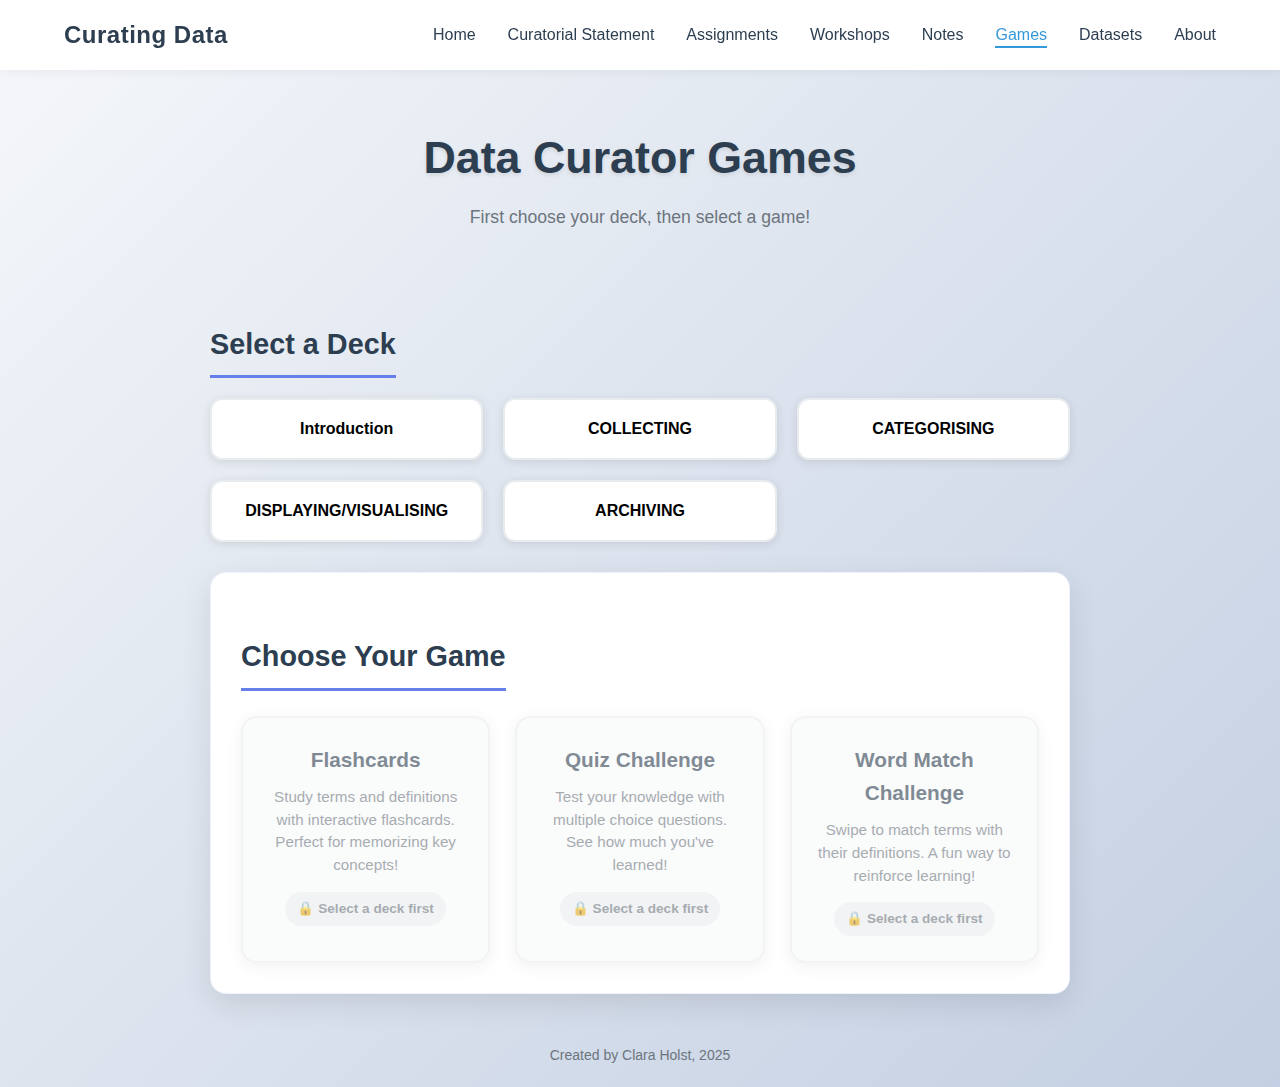
<file: pages/games.html>
<!DOCTYPE html>
<html lang="en">
<head>
    <meta charset="UTF-8">
    <meta name="viewport" content="width=device-width, initial-scale=1.0">
    <title>Data Curator Games - Deck Selection</title>
    <link rel="stylesheet" href="https://cdnjs.cloudflare.com/ajax/libs/font-awesome/6.0.0/css/all.min.css">
    <style>
        * {
            margin: 0;
            padding: 0;
            box-sizing: border-box;
        }

        body {
            font-family: 'Inter', -apple-system, BlinkMacSystemFont, 'Segoe UI', Roboto, sans-serif;
            line-height: 1.6;
            color: #333;
            background: linear-gradient(135deg, #f5f7fa 0%, #c3cfe2 100%);
            min-height: 100vh;
        }

        /* Navbar Styles */
        header {
            background-color: white;
            box-shadow: 0 2px 10px rgba(0,0,0,0.05);
            position: sticky;
            top: 0;
            z-index: 100;
        }

        nav {
            max-width: 1200px;
            margin: 0 auto;
            padding: 1rem 1.5rem;
            display: flex;
            justify-content: space-between;
            align-items: center;
        }

        .logo {
            font-size: 1.5rem;
            font-weight: 700;
            color: #2c3e50;
            letter-spacing: 0.5px;
        }

        .nav-links {
            display: flex;
            list-style: none;
            gap: 2rem;
        }

        .nav-links a {
            text-decoration: none;
            color: #2c3e50;
            font-weight: 500;
            transition: color 0.3s ease;
            position: relative;
        }

        .nav-links a:hover {
            color: #3498db;
        }

        .nav-links a:after {
            content: "";
            position: absolute;
            width: 0;
            height: 2px;
            bottom: -5px;
            left: 0;
            background-color: #3498db;
            transition: width 0.3s ease;
        }

        .nav-links a:hover:after {
            width: 100%;
        }

        .nav-links a.active {
            color: #3498db;
        }

        .nav-links a.active:after {
            width: 100%;
        }

        .container {
            max-width: 900px;
            margin: 0 auto;
            padding: 20px;
        }



        h1 {
            color: #2c3e50;
            text-align: center;
            margin-bottom: 10px;
            font-size: 2.8rem;
            font-weight: 700;
            text-shadow: 0 2px 4px rgba(0,0,0,0.1);
        }

        .subtitle {
            text-align: center;
            color: #6c757d;
            margin-bottom: 40px;
            font-size: 1.1rem;
            font-weight: 500;
        }

        h2 {
            color: #2c3e50;
            margin: 30px 0 20px 0;
            font-size: 1.8rem;
            font-weight: 600;
            border-bottom: 3px solid #667eea;
            padding-bottom: 8px;
            display: inline-block;
        }

        .deck-selection {
            display: grid;
            grid-template-columns: repeat(auto-fit, minmax(220px, 1fr));
            gap: 20px;
            margin-bottom: 30px;
        }

        .deck-btn {
            padding: 20px;
            background: white;
            border: 2px solid #e9ecef;
            border-radius: 12px;
            cursor: pointer;
            font-size: 16px;
            font-weight: 600;
            transition: all 0.3s ease;
            box-shadow: 0 2px 10px rgba(0,0,0,0.1);
            position: relative;
            overflow: hidden;
        }

        .deck-btn::before {
            content: '';
            position: absolute;
            top: 0;
            left: -100%;
            width: 100%;
            height: 100%;
            background: linear-gradient(90deg, transparent, rgba(102, 126, 234, 0.1), transparent);
            transition: left 0.5s;
        }

        .deck-btn:hover::before {
            left: 100%;
        }

        .deck-btn:hover {
            background: white;
            border-color: #667eea;
            transform: translateY(-3px);
            box-shadow: 0 8px 25px rgba(102, 126, 234, 0.2);
        }

        .deck-btn.selected {
            background: linear-gradient(135deg, #667eea 0%, #764ba2 100%);
            color: white;
            border-color: #667eea;
            transform: translateY(-3px);
            box-shadow: 0 8px 25px rgba(102, 126, 234, 0.3);
        }

        .games-section {
            background: white;
            border-radius: 16px;
            padding: 30px;
            margin-top: 30px;
            box-shadow: 0 10px 30px rgba(0,0,0,0.1);
            border: 1px solid rgba(102, 126, 234, 0.1);
        }

        .games-section h2 {
            margin-bottom: 25px;
            text-align: center;
            color: #2c3e50;
        }

        .game-buttons {
            display: grid;
            grid-template-columns: repeat(3, 1fr);
            gap: 25px;
        }

        .game-card {
            background: white;
            border: 2px solid #e9ecef;
            border-radius: 16px;
            padding: 25px;
            cursor: pointer;
            transition: all 0.3s ease;
            box-shadow: 0 4px 15px rgba(0,0,0,0.08);
            text-align: center;
            position: relative;
            overflow: hidden;
        }

        .game-card::before {
            content: '';
            position: absolute;
            top: 0;
            left: 0;
            right: 0;
            height: 4px;
            background: linear-gradient(135deg, #667eea 0%, #764ba2 100%);
            transform: scaleX(0);
            transition: transform 0.3s ease;
        }

        .game-card:hover:not(.disabled)::before {
            transform: scaleX(1);
        }

        .game-card:hover:not(.disabled) {
            border-color: #667eea;
            transform: translateY(-5px);
            box-shadow: 0 10px 30px rgba(102, 126, 234, 0.2);
        }

        .game-card.disabled {
            opacity: 0.6;
            cursor: not-allowed;
            background: #f8f9fa;
        }

        .game-card.disabled::before {
            background: #bdc3c7;
        }

        .game-image {
            width: 80px;
            height: 80px;
            margin: 0 auto 15px;
            background: linear-gradient(135deg, #667eea 0%, #764ba2 100%);
            border-radius: 12px;
            display: flex;
            align-items: center;
            justify-content: center;
            color: white;
            font-size: 2rem;
            font-weight: bold;
        }

        .game-image.flashcards {
            background: linear-gradient(135deg, #4facfe 0%, #00f2fe 100%);
        }

        .game-image.quiz {
            background: linear-gradient(135deg, #fa709a 0%, #fee140 100%);
        }

        .game-image.swipe {
            background: linear-gradient(135deg, #a8edea 0%, #fed6e3 100%);
        }

        .game-title {
            font-size: 1.3rem;
            font-weight: 700;
            color: #2c3e50;
            margin-bottom: 10px;
        }

        .game-description {
            font-size: 0.95rem;
            color: #6c757d;
            line-height: 1.5;
            margin-bottom: 15px;
        }

        .game-status {
            font-size: 0.85rem;
            padding: 6px 12px;
            border-radius: 20px;
            font-weight: 600;
            display: inline-block;
        }

        .game-status.ready {
            background: linear-gradient(135deg, #56ab2f 0%, #a8e6cf 100%);
            color: white;
        }

        .game-status.locked {
            background: #e9ecef;
            color: #6c757d;
        }

        .footer {
            text-align: center;
            margin-top: 50px;
            color: #6c757d;
            font-size: 14px;
            font-weight: 500;
        }

        #selected-deck-info {
            background: linear-gradient(135deg, #e3f2fd 0%, #f3e5f5 100%);
            padding: 20px;
            border-radius: 12px;
            margin: 25px 0;
            text-align: center;
            display: none;
            border: 1px solid rgba(102, 126, 234, 0.2);
            box-shadow: 0 2px 10px rgba(0,0,0,0.05);
        }

        #selected-deck-info strong {
            color: #2c3e50;
            font-weight: 700;
        }

        /* Responsive Design */
        @media (max-width: 768px) {
            .container {
                padding: 15px;
            }

            h1 {
                font-size: 2.2rem;
            }

            .subtitle {
                font-size: 1rem;
            }

            .deck-selection {
                grid-template-columns: 1fr;
                gap: 15px;
            }

            .game-buttons {
                grid-template-columns: 1fr;
                gap: 15px;
            }

            h2 {
                font-size: 1.5rem;
            }

            .nav-links {
                flex-direction: column;
                gap: 1rem;
            }

            nav {
                flex-direction: column;
                padding: 1rem;
            }
        }


    </style>
</head>
<body>
    <header>
        <nav>
            <div class="logo">Curating Data</div>
            <ul class="nav-links">
                <li><a href="../index.html">Home</a></li>
                <li><a href="curatorial-statement.html">Curatorial Statement</a></li>
                <li><a href="assignments.html">Assignments</a></li>
                <li><a href="workshops.html">Workshops</a></li>
                <li><a href="notes.html">Notes</a></li>
                <li><a href="games.html" class="active">Games</a></li>
                <li><a href="datasets.html">Datasets</a></li>
                <li><a href="about.html">About</a></li>
            </ul>
        </nav>
    </header>

    <main>
        <br>
        <br>
        <h1>Data Curator Games</h1>
        <p class="subtitle">First choose your deck, then select a game!</p>

        <div class="container">

    <h2>Select a Deck</h2>
    <div class="deck-selection" id="deck-selection">
        <!-- Deck buttons will be generated by JavaScript -->
    </div>

    <div id="selected-deck-info">
        <strong>Selected Deck:</strong> <span id="selected-deck-name">None</span>
    </div>

    <div class="games-section">
        <h2>Choose Your Game</h2>
        <div class="game-buttons">
            <div class="game-card disabled" id="flashcards-card" onclick="goToGame('flashcards.html')">
                <div class="game-title">Flashcards</div>
                <div class="game-description">Study terms and definitions with interactive flashcards. Perfect for memorizing key concepts!</div>
                <div class="game-status locked" id="flashcards-status">🔒 Select a deck first</div>
            </div>
            <div class="game-card disabled" id="quiz-card" onclick="goToGame('quiz.html')">
                <div class="game-title">Quiz Challenge</div>
                <div class="game-description">Test your knowledge with multiple choice questions. See how much you've learned!</div>
                <div class="game-status locked" id="quiz-status">🔒 Select a deck first</div>
            </div>
            <div class="game-card disabled" id="swipe-card" onclick="goToGame('swipe.html')">
                <div class="game-title">Word Match Challenge</div>
                <div class="game-description">Swipe to match terms with their definitions. A fun way to reinforce learning!</div>
                <div class="game-status locked" id="swipe-status">🔒 Select a deck first</div>
            </div>
        </div>
    </div>

        <div class="footer">Created by Clara Holst, 2025</div>
        </div>
    </main>

    <script>
        // Define all decks
        const allDecks = [
            {
                "deckTitle": "Introduction",
                "cards": [
                    {"term": "Critical Data Studies", "definition": "A field that examines the cultural, ethical, and political dimensions of data. It rejects the view of data as neutral and instead investigates how data is generated, curated, and exerts power within sociotechnical systems."},
                    {"term": "Data Assemblage", "definition": "The complex, interconnected sociotechnical system that produces and gives meaning to data. It includes thought, knowledge, finance, politics, materiality, practices, organizations, and laws."},
                    {"term": "Raw Data is an Oxymoron", "definition": "The concept that data is never truly raw or untouched. It is always cooked/shaped, framed, and interpreted by human choices, tools, and disciplinary norms before it can function as data."},
                    {"term": "Technological Determinism", "definition": "The flawed belief that technology (like Big Data) autonomously drives social change. CDS argues that technology is a product of society that in turn shapes it."},
                    {"term": "Apophenia", "definition": "The human tendency to perceive meaningful patterns or connections in random or meaningless data. A significant risk when analyzing large datasets."},
                    {"term": "Big Data", "definition": "Datasets that are too large or complex to be processed by traditional software. Characterized by volume, velocity, and variety, and generated continuously."},
                    {"term": "Small Data", "definition": "Data that is only generated infrequently (e.g., a national census every 10 years) using inflexible methods."},
                    {"term": "Data Holding", "definition": "Informal, often personal storage of data (e.g., backups, personal files). Lacks metadata, standards, and long-term preservation planning."},
                    {"term": "Data Archive", "definition": "A formal, curated, and documented collection of data intended for long-term preservation and reuse. Includes data, metadata, and context, and is managed by specialists."},
                    {"term": "Trusted Digital Repository (TDR)", "definition": "A certified digital repository that ensures long-term access to data, complying with standards like the Open Archival Information System (OAIS) model."},
                    {"term": "Cyber-infrastructure", "definition": "Large-scale, standardized, and interoperable data infrastructures that are cross-institutional (e.g., for genomics or climate data)."},
                    {"term": "Data Friction", "definition": "The costs, resistances, and challenges involved in the collection, integration, and sharing of data."},
                    {"term": "DIKW Hierarchy", "definition": "A model representing a hierarchy of understanding: Data → Information → Knowledge → Wisdom. Each higher level adds context, meaning, and value."},
                    {"term": "Curating (Data)", "definition": "The practice of selecting, managing, and preserving data. It is not a neutral act but a practice of knowledge creation and power."}
                ]
            },
            {
                "deckTitle": "COLLECTING",
                "cards": [
                    {"term": "Metadata", "definition": "Data about data. It provides crucial context for other data, such as how, when, and by whom it was created. It is not neutral and enacts particular worldviews."},
                    {"term": "Quantification", "definition": "The process of turning qualities into quantities. It is not a neutral, descriptive act but a situated, creative, and agential practice deeply entangled with power and world-making."},
                    {"term": "Surveillance Capitalism", "definition": "An economic system centered on the commodification of personal data for profit and behavioral prediction and modification."},
                    {"term": "Synthetic Data", "definition": "Artificially generated data that mimics the statistical properties of real-world data. Used to address privacy concerns or data scarcity but raises questions about fidelity."},
                    {"term": "Data Justice", "definition": "An ethical framework concerned with fairness in the way data is used, highlighting how data-driven systems can reinforce existing inequalities and power structures."},
                    {"term": "Metadata Justice", "definition": "The ongoing struggle to resist harmful classifications and update biased metadata standards (e.g., changing illegal aliens to undocumented immigrants in library systems)."},
                    {"term": "Digital Divide (in Big Data)", "definition": "The inequality in access to large-scale data resources, creating a divide between Big Data rich institutions (e.g., corporations, well-funded universities) and Big Data poor ones."},
                    {"term": "Data Exhaust", "definition": "Data generated as a by-product of other processes or activities, often collected without the user's primary intent."},
                    {"term": "Data Broker", "definition": "Companies that collect, aggregate, and sell data from various sources, often for marketing, credit scoring, or social sorting purposes."},
                    {"term": "Datafication", "definition": "The transformation of various aspects of life into data through processes of quantification and digitization."},
                    {"term": "Digitization", "definition": "The process of converting analog information or physical objects into digital format."},
                    {"term": "Digitalization", "definition": "The application of digital processes in real-life contexts and social relations, often transforming how activities are organized."},
                    {"term": "Materiality of Data", "definition": "The concept that data, tools, and infrastructures have concrete forms and constraints that shape how knowledge is created, organized, and used."},
                    {"term": "Datastructuring", "definition": "The socio-technical practices of organizing digital traces into configured structures that enable analysis, value extraction, and connection to social activity."}
                ]
            },
            {
                "deckTitle": "CATEGORISING",
                "cards": [
                    {"term": "Classification", "definition": "The systematic grouping of objects, information, or people based on shared characteristics, used to organize knowledge and enable action."},
                    {"term": "Taxonomy", "definition": "The science or technique of classification, typically involving an ordered arrangement of groups or categories in a hierarchical structure."},
                    {"term": "Semantic Infrastructure", "definition": "Tools, systems, and structured data that create, transmit, and give meaning to facts across the web using ontological classification systems."},
                    {"term": "Linked Open Data (LOD)", "definition": "Structured data that is freely available, uses shared identifiers, and can be linked across datasets to create meaningful networks of information."},
                    {"term": "Ontology (in data)", "definition": "A formal, structured description of concepts and relationships in a particular domain, used to categorize and relate information."},
                    {"term": "Wikidata", "definition": "A collaborative knowledge base of structured data that serves as semantic infrastructure for Wikipedia and external applications."},
                    {"term": "Semantic Web", "definition": "An extension of the World Wide Web through standards that make data machine-readable and enable meaningful connections between different datasets."},
                    {"term": "RDF (Resource Description Framework)", "definition": "A framework for representing information about resources on the web, using subject-predicate-object expressions known as triples."},
                    {"term": "SPARQL", "definition": "A query language for retrieving and manipulating data stored in RDF format, similar to SQL for relational databases."},
                    {"term": "Algorithmic Categorization", "definition": "The use of algorithms and machine learning to automatically classify and organize data, content, or users."},
                    {"term": "Recommender Systems", "definition": "Algorithms that suggest relevant items to users based on their preferences, behavior, or similarities to other users."},
                    {"term": "Content-Based Filtering", "definition": "A recommendation approach that suggests items similar to those a user has liked in the past, based on item characteristics."},
                    {"term": "Collaborative Filtering", "definition": "A recommendation approach that suggests items based on the preferences of users with similar tastes or behaviors."},
                    {"term": "Cold Start Problem", "definition": "The challenge faced by recommender systems when there is insufficient data about new users or items to make accurate recommendations."}
                ]
            },
            {
                "deckTitle": "DISPLAYING/VISUALISING",
                "cards": [
                    {"term": "Visual Analytics", "definition": "The science of analytical reasoning facilitated by interactive visual interfaces, combining human judgment with computational analysis."},
                    {"term": "Graphical Excellence", "definition": "Edward Tufte's concept of well-designed statistical graphics that communicate complex ideas with clarity, precision, and efficiency."},
                    {"term": "Critical Infographics", "definition": "Data visualizations that consciously engage with political, social, and ethical dimensions, often challenging dominant narratives."},
                    {"term": "Data Feminism", "definition": "An approach to data science and visualization that challenges masculinized ideals of objectivity and incorporates emotion, embodiment, and multiple perspectives."},
                    {"term": "God Trick", "definition": "Donna Haraway's term for the illusion of a neutral, disembodied viewpoint that claims to see everything from nowhere, often critiqued in data visualization."},
                    {"term": "Situated Knowledge", "definition": "The feminist concept that all knowledge is produced from specific cultural, historical, and geographic contexts, not from a neutral vantage point."},
                    {"term": "Data Visceralization", "definition": "An approach to data communication that engages multiple senses and emotions, moving beyond visual display to create embodied experiences."},
                    {"term": "Brushing and Linking", "definition": "A visual analytics technique where selecting data in one view automatically highlights corresponding data in other linked views."},
                    {"term": "Rhetoric in Visualization", "definition": "The persuasive power of data visualizations, achieved through design choices about what to include, exclude, highlight, or obscure."},
                    {"term": "W.E.B. Du Bois's Data Portraits", "definition": "Groundbreaking visualizations created for the 1900 Paris Exposition that challenged racial stereotypes by presenting complex data about African American life."},
                    {"term": "Explanatory Visualization", "definition": "Visualizations designed to communicate clear findings and support reasoning about specific data patterns or relationships."},
                    {"term": "Evocative Visualization", "definition": "Visualizations intended to provoke emotion, question assumptions, or foreground ethical and political dimensions of data."},
                    {"term": "Parallel Coordinates", "definition": "A visualization technique for plotting multivariate data across multiple parallel axes, useful for showing relationships between multiple variables."}
                ]
            },
            {
                "deckTitle": "ARCHIVING",
                "cards": [
                    {"term": "Archive", "definition": "A collection of historical documents or records, or the place where such records are kept, serving as institutional or cultural memory."},
                    {"term": "FAIR Principles", "definition": "Guidelines for making data Findable, Accessible, Interoperable, and Reusable, promoting better data management and stewardship."},
                    {"term": "CARE Principles", "definition": "Guidelines for Indigenous Data Governance focusing on Collective Benefit, Authority to Control, Responsibility, and Ethics."},
                    {"term": "Indigenous Archives", "definition": "Archival practices and collections that center Indigenous knowledge systems, sovereignty, and self-representation."},
                    {"term": "Records Continuum", "definition": "A model that views records creation, management, and preservation as an ongoing process rather than separate lifecycle stages."},
                    {"term": "Accumulate, Aggregate, Destroy", "definition": "A framework describing how digital archives function: accumulating content, aggregating it into new forms, and determining what to preserve or destroy."},
                    {"term": "Digital Vulnerability", "definition": "The fragility of born-digital data, which faces risks of format obsolescence, corruption, and technological dependency."},
                    {"term": "Data Preservation", "definition": "The active management and maintenance of digital materials to ensure their long-term accessibility, authenticity, and usability."},
                    {"term": "Dematerialization of the Object", "definition": "The process through which physical objects become digital representations in archives, changing how they are accessed and understood."},
                    {"term": "Liberalization of the Archival Gaze", "definition": "The expansion of what is considered worthy of archiving in digital contexts, potentially including everything."},
                    {"term": "Internet Archive", "definition": "A non-profit digital library offering permanent access to historical collections that exist in digital format, including websites."},
                    {"term": "Wayback Machine", "definition": "A digital archive of the World Wide Web, allowing users to see how websites looked in the past."},
                    {"term": "Archival Ethics", "definition": "Principles guiding responsible archival practice, including issues of representation, access, privacy, and cultural sensitivity."},
                    {"term": "Decolonial Archival Approaches", "definition": "Methods that challenge colonial frameworks in archives, seeking to redress historical silences and power imbalances."}
                ]
            }
        ];

        // Generate deck buttons
        const deckSelection = document.getElementById('deck-selection');
        allDecks.forEach(deck => {
            const button = document.createElement('button');
            button.className = 'deck-btn';
            button.textContent = deck.deckTitle;
            button.onclick = () => selectDeck(deck.deckTitle);
            deckSelection.appendChild(button);
        });

        function selectDeck(deckTitle) {
            // Store selected deck in localStorage
            localStorage.setItem('selectedDeck', deckTitle);
            
            // Update UI
            document.querySelectorAll('.deck-btn').forEach(btn => {
                btn.classList.remove('selected');
            });
            event.target.classList.add('selected');
            
            // Enable game cards
            const gameCards = document.querySelectorAll('.game-card');
            gameCards.forEach(card => {
                card.classList.remove('disabled');
            });
            
            // Update status badges
            document.getElementById('flashcards-status').textContent = 'Play';
            document.getElementById('flashcards-status').className = 'game-status ready';
            document.getElementById('quiz-status').textContent = 'Play';
            document.getElementById('quiz-status').className = 'game-status ready';
            document.getElementById('swipe-status').textContent = 'Play';
            document.getElementById('swipe-status').className = 'game-status ready';
            
            // Show selected deck info
            document.getElementById('selected-deck-info').style.display = 'block';
            document.getElementById('selected-deck-name').textContent = deckTitle;
        }

        function goToGame(gamePage) {
            const selectedDeck = localStorage.getItem('selectedDeck');
            if (!selectedDeck) {
                // Create a more elegant alert
                const alertDiv = document.createElement('div');
                alertDiv.style.cssText = `
                    position: fixed;
                    top: 50%;
                    left: 50%;
                    transform: translate(-50%, -50%);
                    background: linear-gradient(135deg, #ff6b6b, #feca57);
                    color: white;
                    padding: 20px 30px;
                    border-radius: 12px;
                    font-weight: 600;
                    box-shadow: 0 10px 30px rgba(0,0,0,0.3);
                    z-index: 1000;
                    animation: shake 0.5s ease-in-out;
                `;
                alertDiv.textContent = '⚠️ Please select a deck first!';
                document.body.appendChild(alertDiv);
                
                // Add shake animation
                const style = document.createElement('style');
                style.textContent = `
                    @keyframes shake {
                        0%, 100% { transform: translate(-50%, -50%) rotate(0deg); }
                        25% { transform: translate(-50%, -50%) rotate(-2deg); }
                        75% { transform: translate(-50%, -50%) rotate(2deg); }
                    }
                `;
                document.head.appendChild(style);
                
                setTimeout(() => {
                    document.body.removeChild(alertDiv);
                    document.head.removeChild(style);
                }, 2000);
                return;
            }
            window.location.href = gamePage;
        }

        // Check if a deck was previously selected
        const previousDeck = localStorage.getItem('selectedDeck');
        if (previousDeck) {
            // Find and select the previously chosen deck
            document.querySelectorAll('.deck-btn').forEach(btn => {
                if (btn.textContent === previousDeck) {
                    btn.click();
                }
            });
        }
    </script>
</body>
</html>
</file>
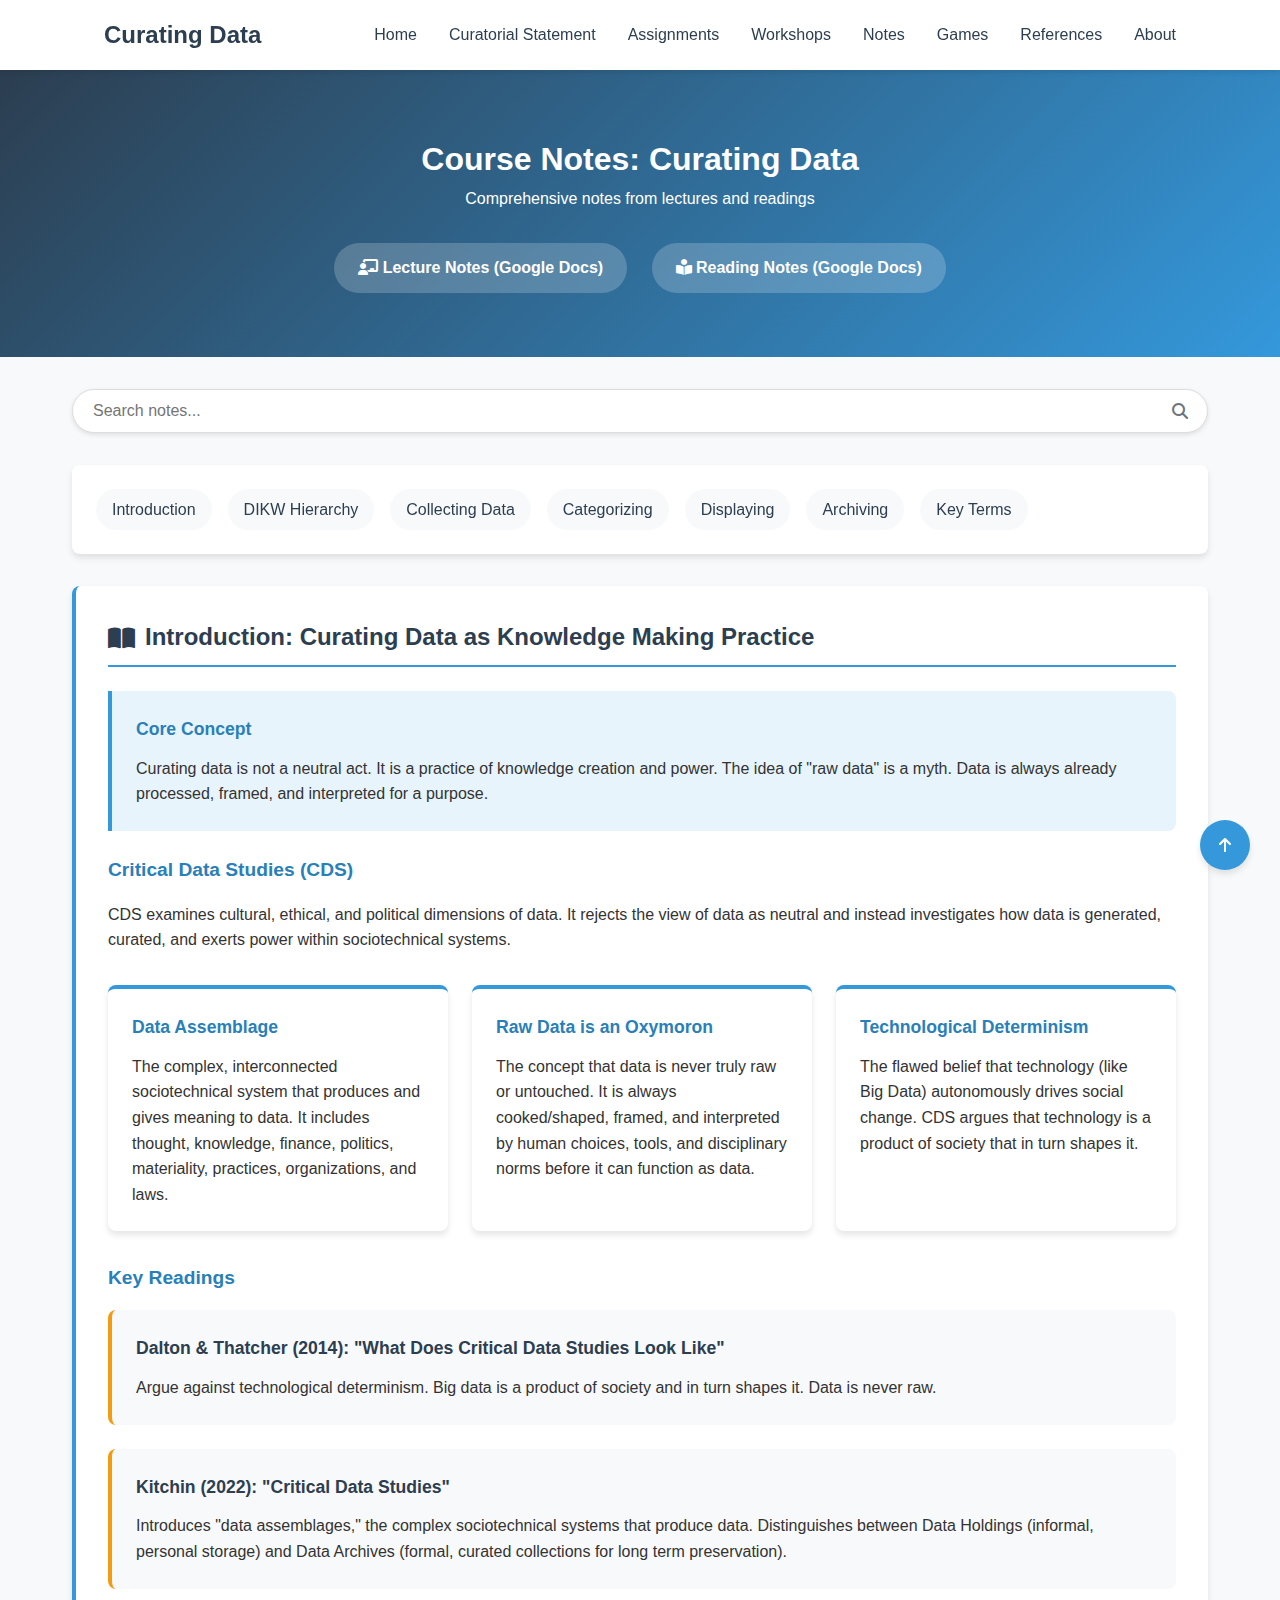
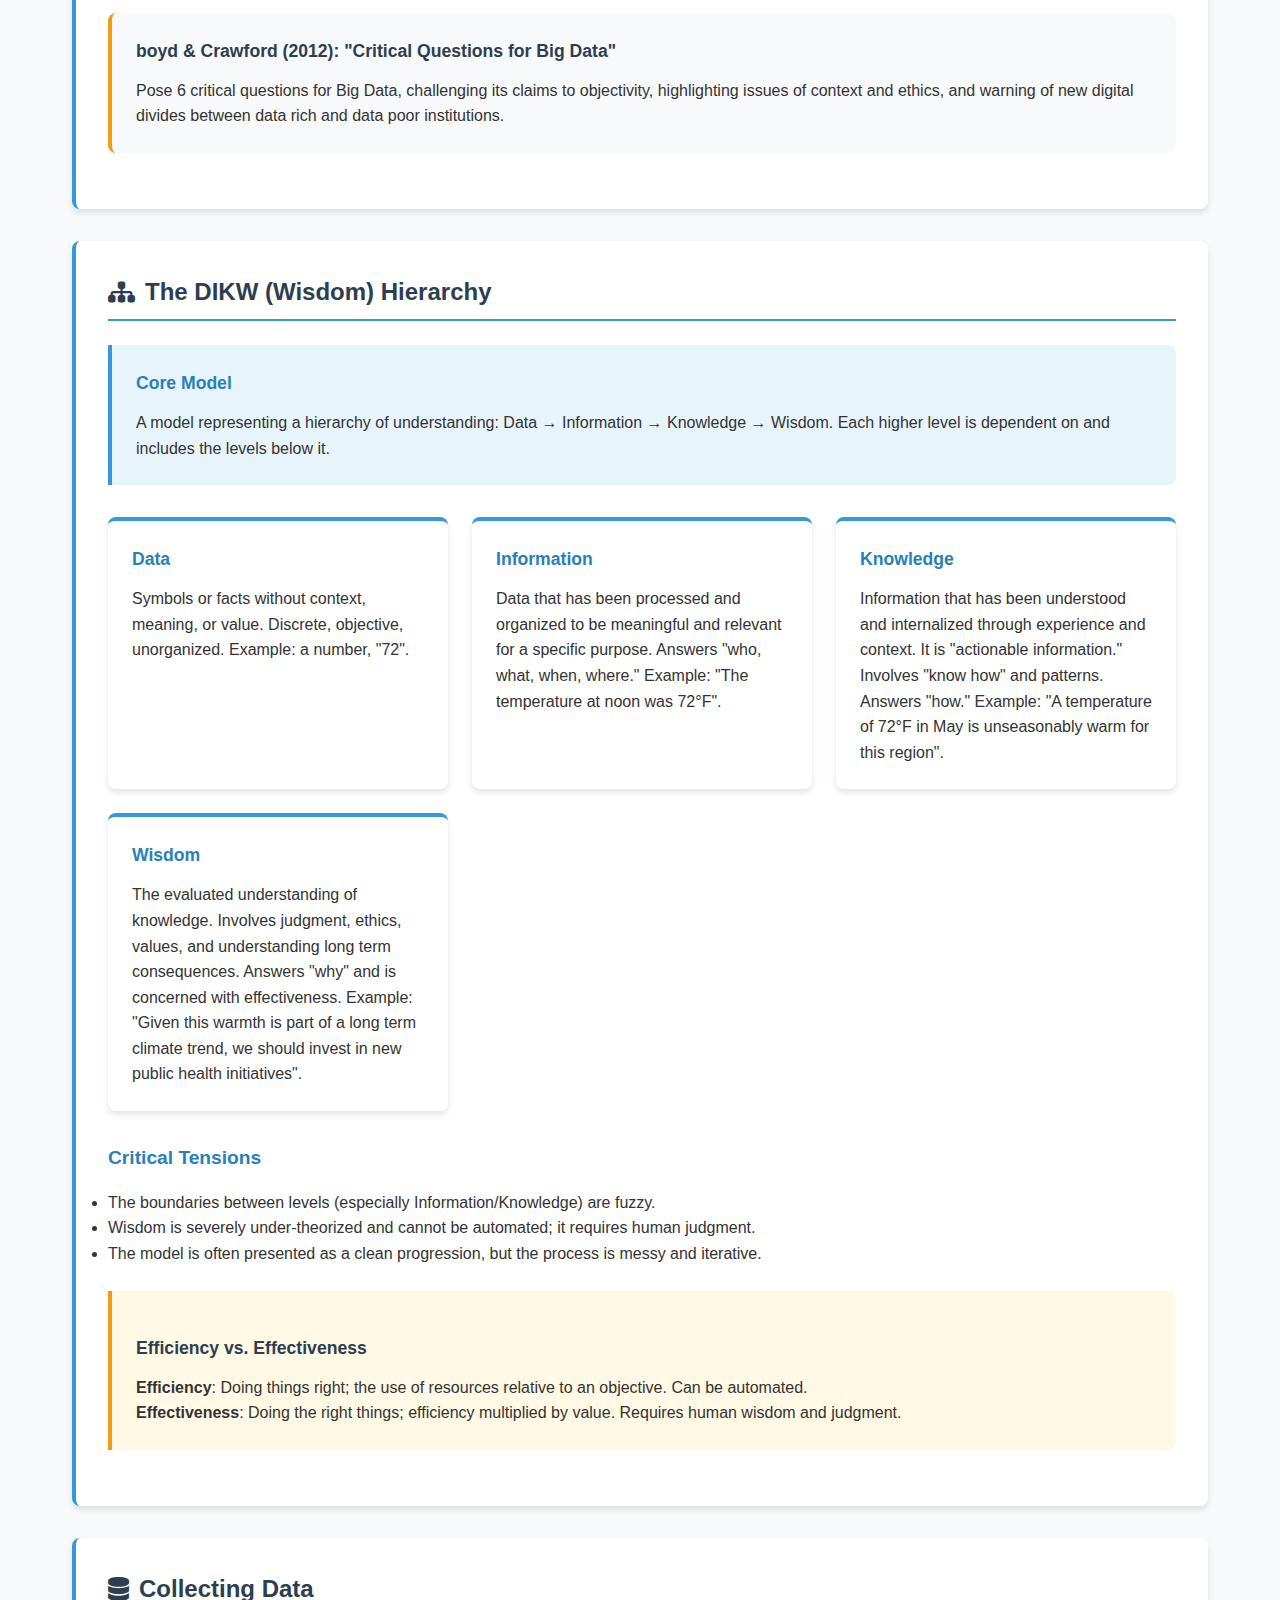
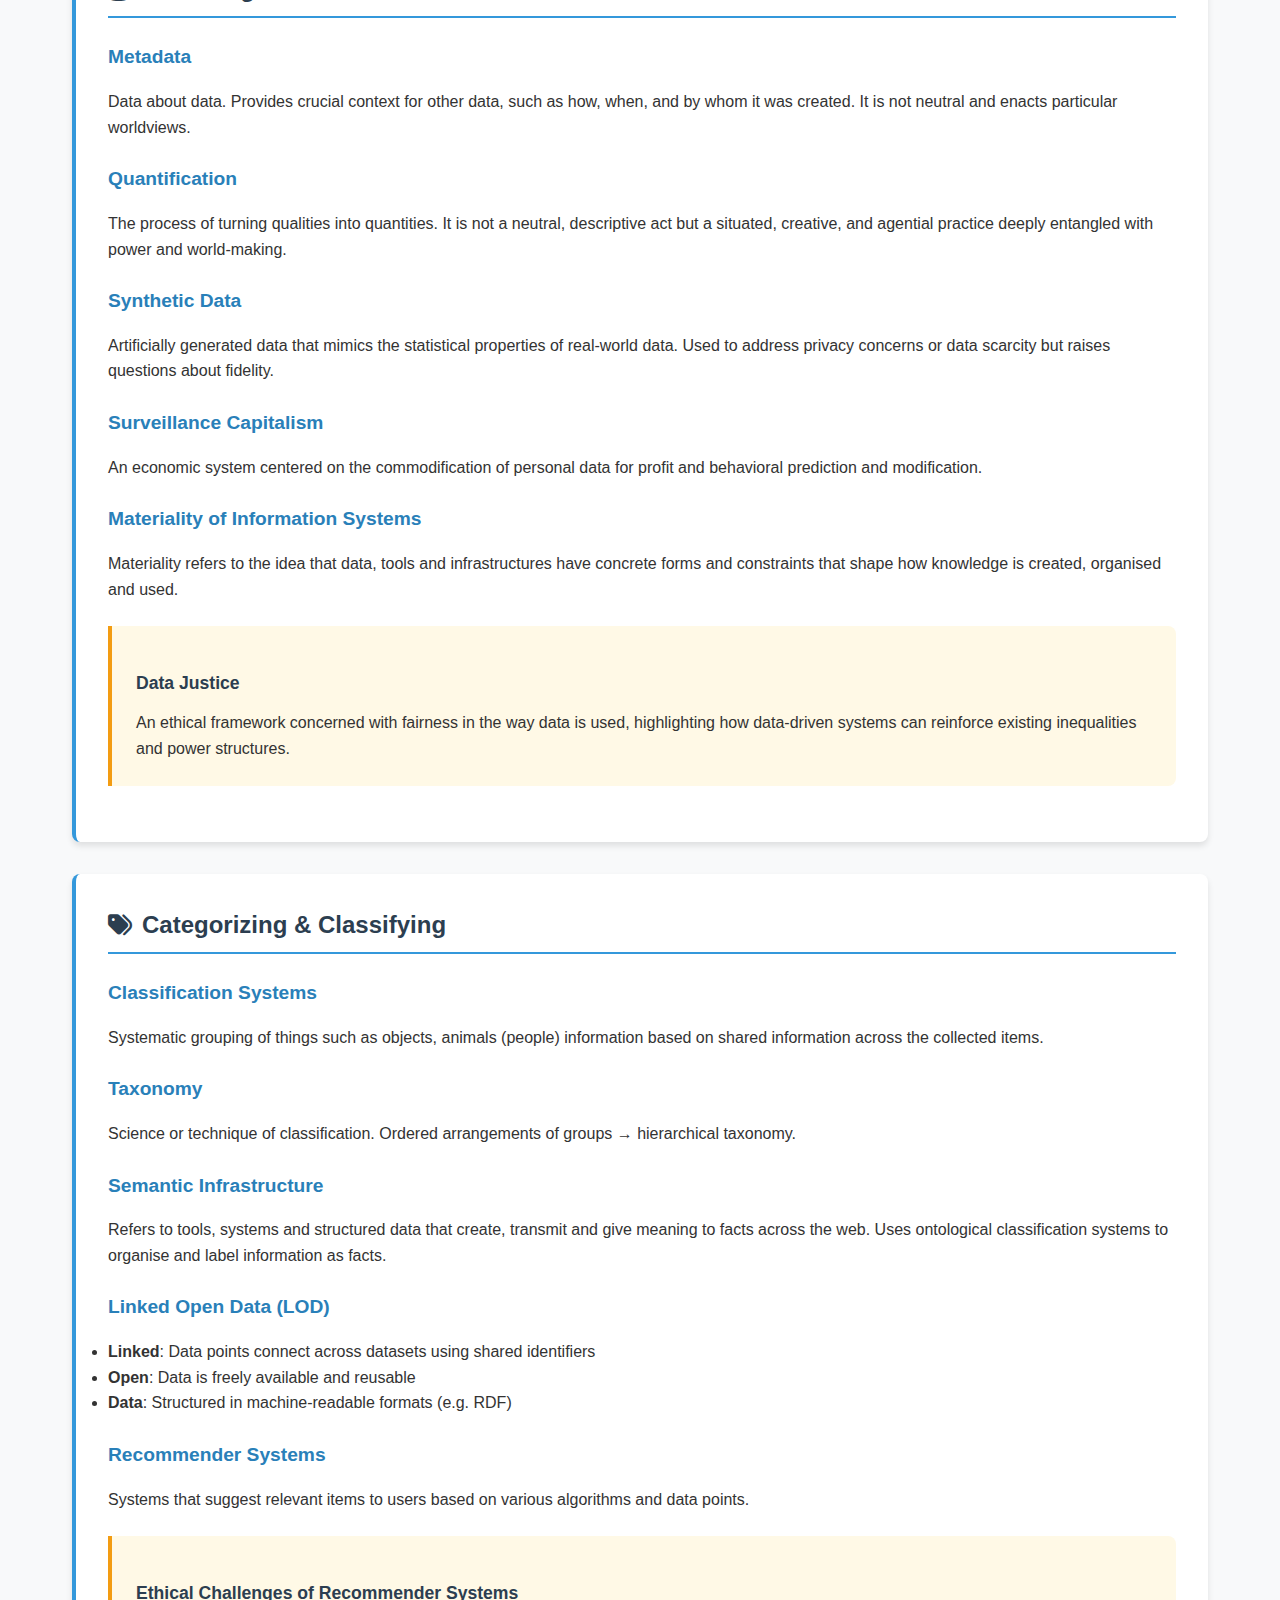
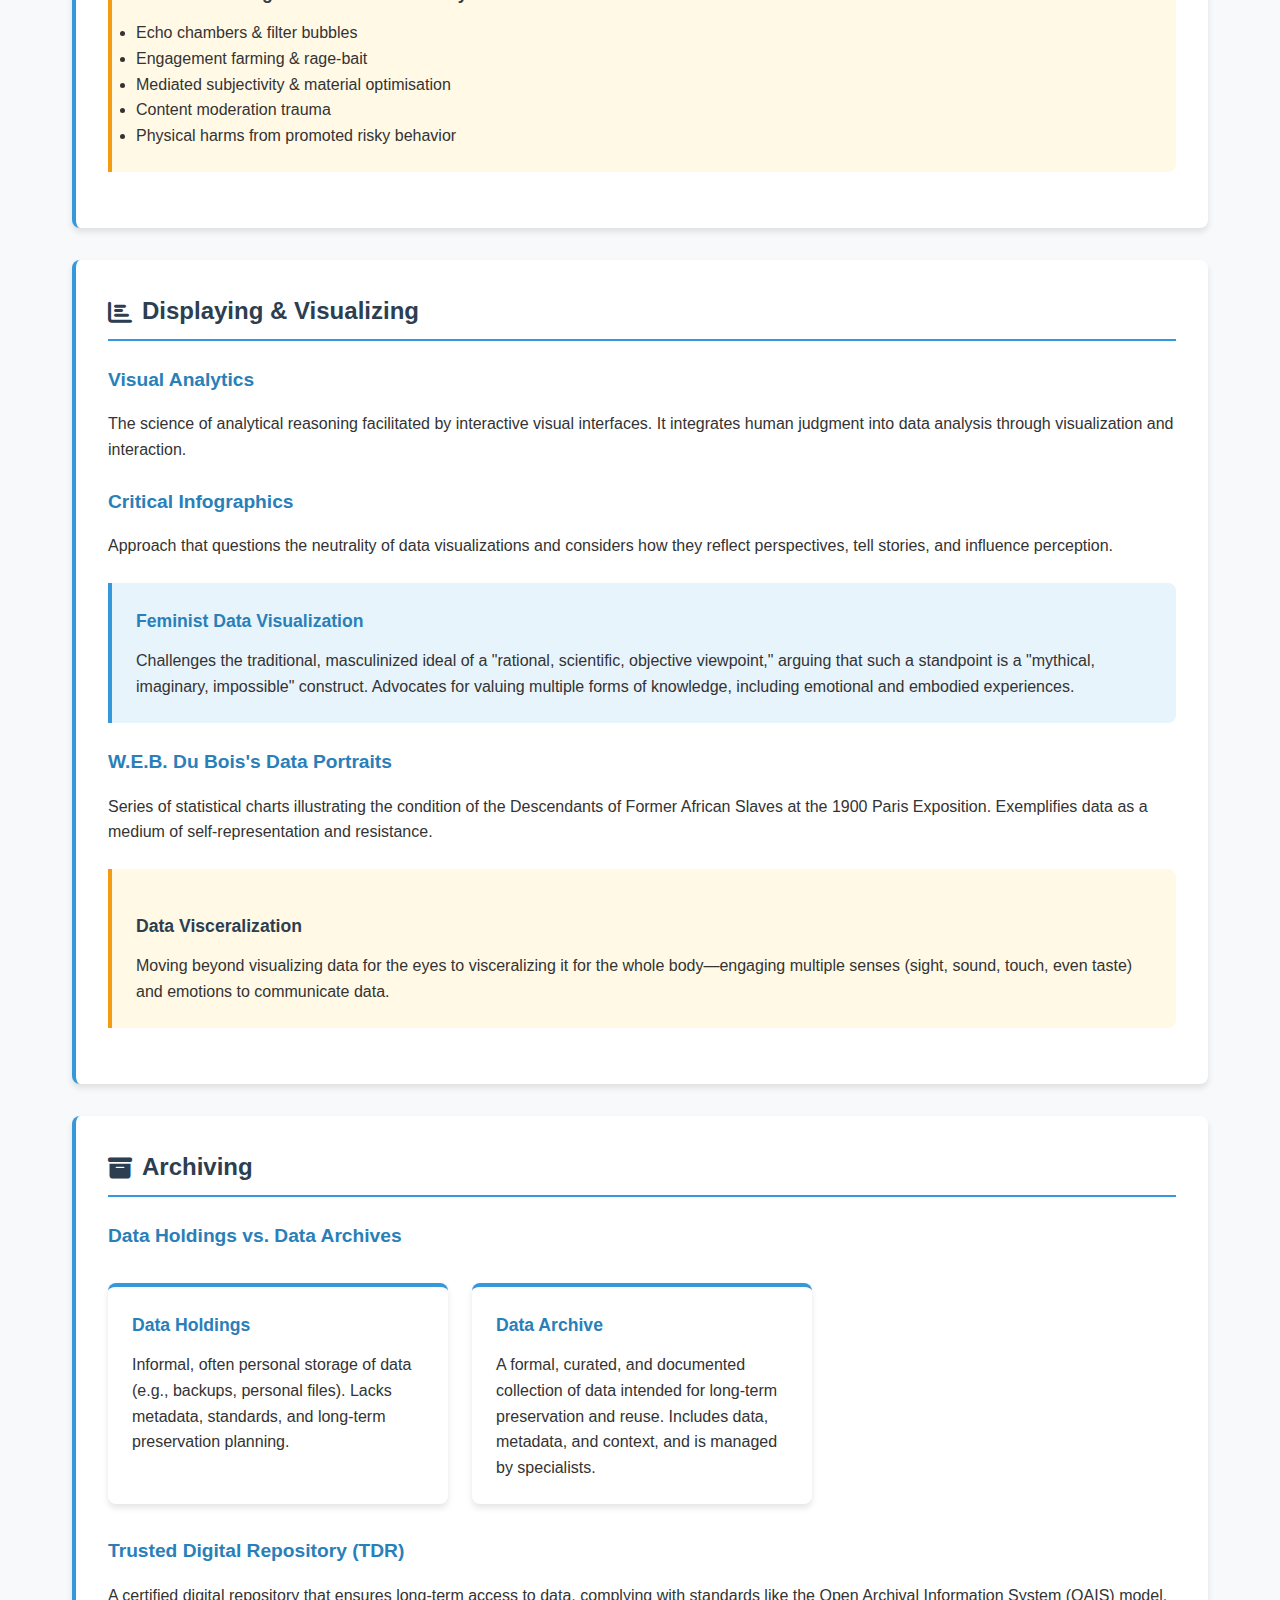
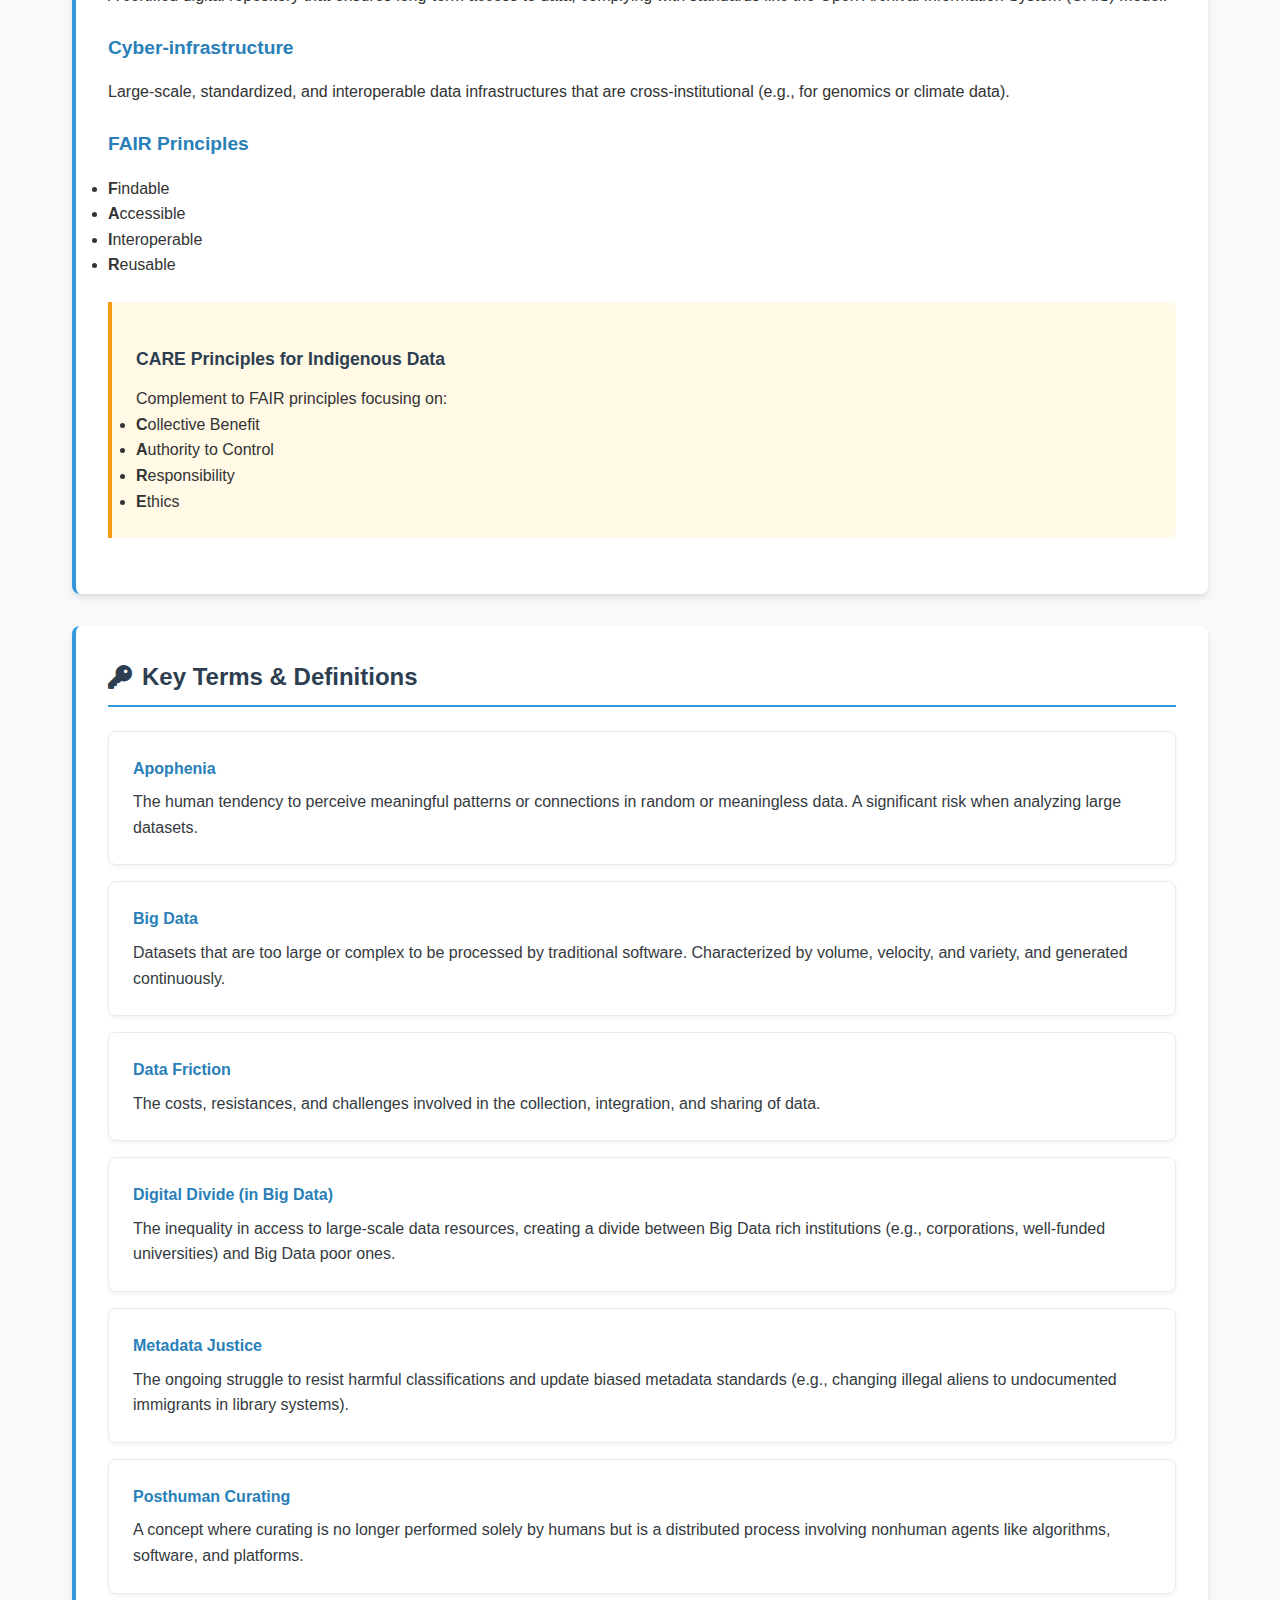
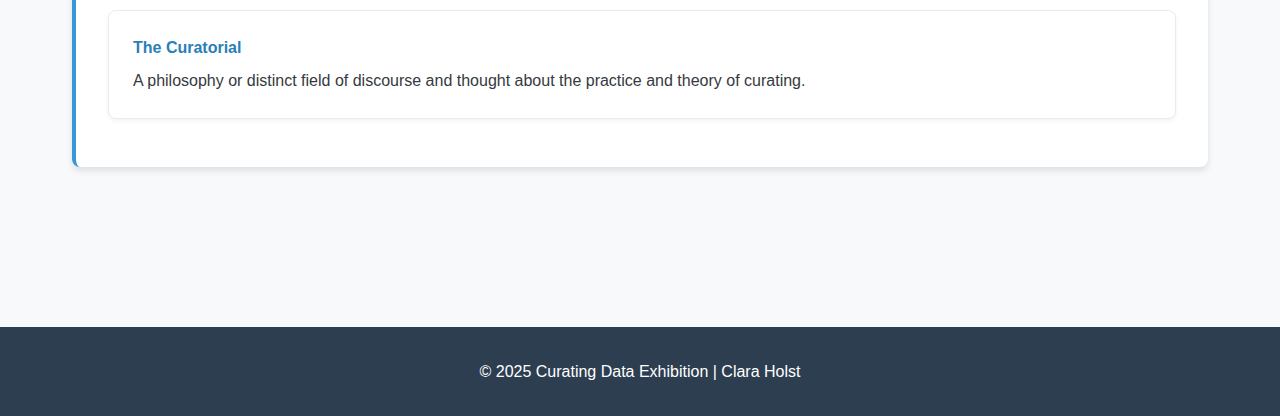
<file: pages/notes.html>
<!DOCTYPE html>
<html lang="en">
<head>
    <meta charset="UTF-8">
    <meta name="viewport" content="width=device-width, initial-scale=1.0">
    <title>Course Notes - Curating Data</title>
    <link rel="stylesheet" href="../../styles/main.css">
    <link rel="stylesheet" href="https://cdnjs.cloudflare.com/ajax/libs/font-awesome/6.4.0/css/all.min.css">
    <style>
        :root {
            --primary: #3498db;
            --primary-dark: #2980b9;
            --secondary: #2c3e50;
            --accent: #e74c3c;
            --light: #f8f9fa;
            --dark: #343a40;
            --success: #27ae60;
            --warning: #f39c12;
            --danger: #e74c3c;
            --shadow: 0 4px 6px rgba(0,0,0,0.1);
            --radius: 8px;
        }
        
        .notes-header {
            background: linear-gradient(135deg, var(--secondary) 0%, var(--primary) 100%);
            color: white;
            padding: 4rem 2rem;
            margin-bottom: 2rem;
            text-align: center;
        }
        
        .notes-content {
            max-width: 1200px;
            margin: 0 auto;
            padding: 0 2rem 4rem;
        }
        
        .notes-nav {
            background: white;
            border-radius: var(--radius);
            padding: 1.5rem;
            box-shadow: var(--shadow);
            margin-bottom: 2rem;
            position: sticky;
            top: 20px;
            z-index: 100;
        }
        
        .notes-nav ul {
            display: flex;
            flex-wrap: wrap;
            gap: 1rem;
            list-style: none;
            padding: 0;
            margin: 0;
        }
        
        .notes-nav a {
            color: var(--secondary);
            text-decoration: none;
            padding: 0.5rem 1rem;
            border-radius: 30px;
            background: var(--light);
            transition: all 0.3s ease;
            font-weight: 500;
            display: block;
        }
        
        .notes-nav a:hover, .notes-nav a.active {
            background: var(--primary);
            color: white;
        }
        
        .section {
            background: white;
            border-radius: var(--radius);
            padding: 2rem;
            box-shadow: var(--shadow);
            margin-bottom: 2rem;
            transition: all 0.3s ease;
            border-left: 4px solid var(--primary);
        }
        
        .section:hover {
            transform: translateY(-3px);
            box-shadow: 0 8px 15px rgba(0,0,0,0.1);
        }
        
        .section h2 {
            color: var(--secondary);
            border-bottom: 2px solid var(--primary);
            padding-bottom: 0.5rem;
            margin-bottom: 1.5rem;
            font-size: 1.5rem;
            display: flex;
            align-items: center;
            gap: 10px;
        }
        
        .section h3 {
            color: var(--primary-dark);
            margin: 1.5rem 0 1rem;
            font-size: 1.2rem;
        }
        
        .section h4 {
            color: var(--secondary);
            margin: 1.2rem 0 0.8rem;
            font-size: 1.1rem;
        }
        
        .key-concept {
            background: #e8f4fc;
            border-left: 4px solid var(--primary);
            padding: 1.5rem;
            border-radius: 0 var(--radius) var(--radius) 0;
            margin: 1.5rem 0;
        }
        
        .key-concept h4 {
            margin-top: 0;
            color: var(--primary-dark);
        }
        
        .reading-item {
            background: #f8f9fa;
            padding: 1.5rem;
            border-radius: var(--radius);
            margin-bottom: 1.5rem;
            border-left: 4px solid var(--warning);
        }
        
        .reading-item h4 {
            margin-top: 0;
            color: var(--secondary);
        }
        
        .term-definition {
            background: white;
            border: 1px solid #e9ecef;
            border-radius: var(--radius);
            padding: 1.5rem;
            margin: 1rem 0;
            box-shadow: 0 2px 4px rgba(0,0,0,0.05);
        }
        
        .term {
            font-weight: 700;
            color: var(--primary-dark);
            margin-bottom: 0.5rem;
        }
        
        .definition {
            color: var(--dark);
            line-height: 1.6;
        }
        
        .highlight-box {
            background: #fff9e6;
            border-left: 4px solid var(--warning);
            padding: 1.5rem;
            border-radius: 0 var(--radius) var(--radius) 0;
            margin: 1.5rem 0;
        }
        
        .card-grid {
            display: grid;
            grid-template-columns: repeat(auto-fill, minmax(300px, 1fr));
            gap: 1.5rem;
            margin: 2rem 0;
        }
        
        .concept-card {
            background: white;
            border-radius: var(--radius);
            padding: 1.5rem;
            box-shadow: var(--shadow);
            border-top: 4px solid var(--primary);
            transition: all 0.3s ease;
        }
        
        .concept-card:hover {
            transform: translateY(-5px);
            box-shadow: 0 10px 20px rgba(0,0,0,0.1);
        }
        
        .concept-card h4 {
            margin-top: 0;
            color: var(--primary-dark);
        }
        
        .search-box {
            margin-bottom: 2rem;
            position: relative;
        }
        
        .search-box input {
            width: 100%;
            padding: 12px 20px;
            border-radius: 30px;
            border: 1px solid #ddd;
            font-size: 1rem;
            box-shadow: 0 2px 5px rgba(0,0,0,0.1);
        }
        
        .search-box i {
            position: absolute;
            right: 20px;
            top: 50%;
            transform: translateY(-50%);
            color: #6c757d;
        }
        
        .back-to-top {
            position: fixed;
            bottom: 30px;
            right: 30px;
            background: var(--primary);
            color: white;
            width: 50px;
            height: 50px;
            border-radius: 50%;
            display: flex;
            align-items: center;
            justify-content: center;
            text-decoration: none;
            box-shadow: var(--shadow);
            transition: all 0.3s ease;
            z-index: 1000;
        }
        
        .back-to-top:hover {
            background: var(--primary-dark);
            transform: translateY(-3px);
        }
        
        .status-badge {
            display: inline-block;
            padding: 4px 12px;
            border-radius: 20px;
            font-size: 0.8rem;
            font-weight: 600;
            margin-left: 10px;
        }
        
        .status-complete {
            background: #d4edda;
            color: #155724;
        }
        
        .status-in-progress {
            background: #fff3cd;
            color: #856404;
        }
        
        @media (max-width: 768px) {
            .notes-nav ul {
                flex-direction: column;
            }
            
            .notes-header {
                padding: 3rem 1rem;
            }
            
            .notes-content {
                padding: 0 1rem 3rem;
            }
            
            .section {
                padding: 1.5rem;
            }
            
            .card-grid {
                grid-template-columns: 1fr;
            }
        }
    </style>
</head>
<body>
    <header>
        <nav>
            <div class="logo">Curating Data</div>
            <ul class="nav-links">
                <li><a href="../index.html">Home</a></li>
                <li><a href="curatorial-statement.html">Curatorial Statement</a></li>
                <li><a href="assignments.html">Assignments</a></li>
                <li><a href="workshops.html">Workshops</a></li>
                <li><a href="notes.html" class="active">Notes</a></li>
                <li><a href="games.html">Games</a></li>
                <li><a href="references.html">References</a></li>
                <li><a href="about.html">About</a></li>
            </ul>
        </nav>
    </header>
    
    <main>
        <div class="notes-header">
            <h1>Course Notes: Curating Data</h1>
            <p>Comprehensive notes from lectures and readings</p>
            <div style="margin-top: 2rem;">
                <a href="https://docs.google.com/document/d/1JYI-4zhA4OCAVpAsfsb90k6qPgVCWpc_XJcUmV5vGv0/edit?usp=sharing" 
                   target="_blank" rel="noopener noreferrer"
                   style="display: inline-block; background: rgba(255,255,255,0.2); color: white; padding: 12px 24px; text-decoration: none; border-radius: 25px; margin: 0 10px; font-weight: 600; transition: all 0.3s ease;">
                    <i class="fas fa-chalkboard-teacher"></i> Lecture Notes (Google Docs)
                </a>
                <a href="https://docs.google.com/document/d/1ifPDuKjNjlKSWzUyCzw0QK0AzrKqL4nlJHVqkFfsIvQ/edit?tab=t.0#heading=h.c9h4u4qz5d1h" 
                   target="_blank" rel="noopener noreferrer"
                   style="display: inline-block; background: rgba(255,255,255,0.2); color: white; padding: 12px 24px; text-decoration: none; border-radius: 25px; margin: 0 10px; font-weight: 600; transition: all 0.3s ease;">
                    <i class="fas fa-book-reader"></i> Reading Notes (Google Docs)
                </a>
            </div>
        </div>
        
        <div class="notes-content">
            <div class="search-box">
                <input type="text" placeholder="Search notes...">
                <i class="fas fa-search"></i>
            </div>
            
            <div class="notes-nav">
                <ul>
                    <li><a href="#introduction" class="active">Introduction</a></li>
                    <li><a href="#dikw">DIKW Hierarchy</a></li>
                    <li><a href="#collecting">Collecting Data</a></li>
                    <li><a href="#categorizing">Categorizing</a></li>
                    <li><a href="#displaying">Displaying</a></li>
                    <li><a href="#archiving">Archiving</a></li>
                    <li><a href="#key-terms">Key Terms</a></li>
                </ul>
            </div>
            
            <!-- Introduction Section -->
            <section id="introduction" class="section">
                <h2><i class="fas fa-book-open"></i> Introduction: Curating Data as Knowledge Making Practice</h2>
                
                <div class="key-concept">
                    <h4>Core Concept</h4>
                    <p>Curating data is not a neutral act. It is a practice of knowledge creation and power. The idea of "raw data" is a myth. Data is always already processed, framed, and interpreted for a purpose.</p>
                </div>
                
                <h3>Critical Data Studies (CDS)</h3>
                <p>CDS examines cultural, ethical, and political dimensions of data. It rejects the view of data as neutral and instead investigates how data is generated, curated, and exerts power within sociotechnical systems.</p>
                
                <div class="card-grid">
                    <div class="concept-card">
                        <h4>Data Assemblage</h4>
                        <p>The complex, interconnected sociotechnical system that produces and gives meaning to data. It includes thought, knowledge, finance, politics, materiality, practices, organizations, and laws.</p>
                    </div>
                    
                    <div class="concept-card">
                        <h4>Raw Data is an Oxymoron</h4>
                        <p>The concept that data is never truly raw or untouched. It is always cooked/shaped, framed, and interpreted by human choices, tools, and disciplinary norms before it can function as data.</p>
                    </div>
                    
                    <div class="concept-card">
                        <h4>Technological Determinism</h4>
                        <p>The flawed belief that technology (like Big Data) autonomously drives social change. CDS argues that technology is a product of society that in turn shapes it.</p>
                    </div>
                </div>
                
                <h3>Key Readings</h3>
                
                <div class="reading-item">
                    <h4>Dalton & Thatcher (2014): "What Does Critical Data Studies Look Like"</h4>
                    <p>Argue against technological determinism. Big data is a product of society and in turn shapes it. Data is never raw.</p>
                </div>
                
                <div class="reading-item">
                    <h4>Kitchin (2022): "Critical Data Studies"</h4>
                    <p>Introduces "data assemblages," the complex sociotechnical systems that produce data. Distinguishes between Data Holdings (informal, personal storage) and Data Archives (formal, curated collections for long term preservation).</p>
                </div>
                
                <div class="reading-item">
                    <h4>boyd & Crawford (2012): "Critical Questions for Big Data"</h4>
                    <p>Pose 6 critical questions for Big Data, challenging its claims to objectivity, highlighting issues of context and ethics, and warning of new digital divides between data rich and data poor institutions.</p>
                </div>
                
            </section>
            
            <!-- DIKW Hierarchy Section -->
            <section id="dikw" class="section">
                <h2><i class="fas fa-sitemap"></i> The DIKW (Wisdom) Hierarchy</h2>
                
                <div class="key-concept">
                    <h4>Core Model</h4>
                    <p>A model representing a hierarchy of understanding: Data → Information → Knowledge → Wisdom. Each higher level is dependent on and includes the levels below it.</p>
                </div>
                
                <div class="card-grid">
                    <div class="concept-card">
                        <h4>Data</h4>
                        <p>Symbols or facts without context, meaning, or value. Discrete, objective, unorganized. Example: a number, "72".</p>
                    </div>
                    
                    <div class="concept-card">
                        <h4>Information</h4>
                        <p>Data that has been processed and organized to be meaningful and relevant for a specific purpose. Answers "who, what, when, where." Example: "The temperature at noon was 72°F".</p>
                    </div>
                    
                    <div class="concept-card">
                        <h4>Knowledge</h4>
                        <p>Information that has been understood and internalized through experience and context. It is "actionable information." Involves "know how" and patterns. Answers "how." Example: "A temperature of 72°F in May is unseasonably warm for this region".</p>
                    </div>
                    
                    <div class="concept-card">
                        <h4>Wisdom</h4>
                        <p>The evaluated understanding of knowledge. Involves judgment, ethics, values, and understanding long term consequences. Answers "why" and is concerned with effectiveness. Example: "Given this warmth is part of a long term climate trend, we should invest in new public health initiatives".</p>
                    </div>
                </div>
                
                <h3>Critical Tensions</h3>
                <ul>
                    <li>The boundaries between levels (especially Information/Knowledge) are fuzzy.</li>
                    <li>Wisdom is severely under-theorized and cannot be automated; it requires human judgment.</li>
                    <li>The model is often presented as a clean progression, but the process is messy and iterative.</li>
                </ul>
                
                <div class="highlight-box">
                    <h4>Efficiency vs. Effectiveness</h4>
                    <p><strong>Efficiency</strong>: Doing things right; the use of resources relative to an objective. Can be automated.</p>
                    <p><strong>Effectiveness</strong>: Doing the right things; efficiency multiplied by value. Requires human wisdom and judgment.</p>
                </div>
            </section>
            
            <!-- Collecting Data Section -->
            <section id="collecting" class="section">
                <h2><i class="fas fa-database"></i> Collecting Data</h2>
                
                <h3>Metadata</h3>
                <p>Data about data. Provides crucial context for other data, such as how, when, and by whom it was created. It is not neutral and enacts particular worldviews.</p>
                
                <h3>Quantification</h3>
                <p>The process of turning qualities into quantities. It is not a neutral, descriptive act but a situated, creative, and agential practice deeply entangled with power and world-making.</p>
                
                <h3>Synthetic Data</h3>
                <p>Artificially generated data that mimics the statistical properties of real-world data. Used to address privacy concerns or data scarcity but raises questions about fidelity.</p>
                
                <h3>Surveillance Capitalism</h3>
                <p>An economic system centered on the commodification of personal data for profit and behavioral prediction and modification.</p>
                
                <h3>Materiality of Information Systems</h3>
                <p>Materiality refers to the idea that data, tools and infrastructures have concrete forms and constraints that shape how knowledge is created, organised and used.</p>
                
                <div class="highlight-box">
                    <h4>Data Justice</h4>
                    <p>An ethical framework concerned with fairness in the way data is used, highlighting how data-driven systems can reinforce existing inequalities and power structures.</p>
                </div>
            </section>
            
            <!-- Categorizing Section -->
            <section id="categorizing" class="section">
                <h2><i class="fas fa-tags"></i> Categorizing & Classifying</h2>
                
                <h3>Classification Systems</h3>
                <p>Systematic grouping of things such as objects, animals (people) information based on shared information across the collected items.</p>
                
                <h3>Taxonomy</h3>
                <p>Science or technique of classification. Ordered arrangements of groups → hierarchical taxonomy.</p>
                
                <h3>Semantic Infrastructure</h3>
                <p>Refers to tools, systems and structured data that create, transmit and give meaning to facts across the web. Uses ontological classification systems to organise and label information as facts.</p>
                
                <h3>Linked Open Data (LOD)</h3>
                <ul>
                    <li><strong>Linked</strong>: Data points connect across datasets using shared identifiers</li>
                    <li><strong>Open</strong>: Data is freely available and reusable</li>
                    <li><strong>Data</strong>: Structured in machine-readable formats (e.g. RDF)</li>
                </ul>
                
                <h3>Recommender Systems</h3>
                <p>Systems that suggest relevant items to users based on various algorithms and data points.</p>
                
                <div class="highlight-box">
                    <h4>Ethical Challenges of Recommender Systems</h4>
                    <ul>
                        <li>Echo chambers & filter bubbles</li>
                        <li>Engagement farming & rage-bait</li>
                        <li>Mediated subjectivity & material optimisation</li>
                        <li>Content moderation trauma</li>
                        <li>Physical harms from promoted risky behavior</li>
                    </ul>
                </div>
                
            </section>
            
            <!-- Displaying Section -->
            <section id="displaying" class="section">
                <h2><i class="fas fa-chart-bar"></i> Displaying & Visualizing</h2>
                
                <h3>Visual Analytics</h3>
                <p>The science of analytical reasoning facilitated by interactive visual interfaces. It integrates human judgment into data analysis through visualization and interaction.</p>
                
                <h3>Critical Infographics</h3>
                <p>Approach that questions the neutrality of data visualizations and considers how they reflect perspectives, tell stories, and influence perception.</p>
                
                <div class="key-concept">
                    <h4>Feminist Data Visualization</h4>
                    <p>Challenges the traditional, masculinized ideal of a "rational, scientific, objective viewpoint," arguing that such a standpoint is a "mythical, imaginary, impossible" construct. Advocates for valuing multiple forms of knowledge, including emotional and embodied experiences.</p>
                </div>
                
                <h3>W.E.B. Du Bois's Data Portraits</h3>
                <p>Series of statistical charts illustrating the condition of the Descendants of Former African Slaves at the 1900 Paris Exposition. Exemplifies data as a medium of self-representation and resistance.</p>
                
                <div class="highlight-box">
                    <h4>Data Visceralization</h4>
                    <p>Moving beyond visualizing data for the eyes to visceralizing it for the whole body—engaging multiple senses (sight, sound, touch, even taste) and emotions to communicate data.</p>
                </div>
                
            </section>
            
            <!-- Archiving Section -->
            <section id="archiving" class="section">
                <h2><i class="fas fa-archive"></i> Archiving</h2>
                
                <h3>Data Holdings vs. Data Archives</h3>
                
                <div class="card-grid">
                    <div class="concept-card">
                        <h4>Data Holdings</h4>
                        <p>Informal, often personal storage of data (e.g., backups, personal files). Lacks metadata, standards, and long-term preservation planning.</p>
                    </div>
                    
                    <div class="concept-card">
                        <h4>Data Archive</h4>
                        <p>A formal, curated, and documented collection of data intended for long-term preservation and reuse. Includes data, metadata, and context, and is managed by specialists.</p>
                    </div>
                </div>
                
                <h3>Trusted Digital Repository (TDR)</h3>
                <p>A certified digital repository that ensures long-term access to data, complying with standards like the Open Archival Information System (OAIS) model.</p>
                
                <h3>Cyber-infrastructure</h3>
                <p>Large-scale, standardized, and interoperable data infrastructures that are cross-institutional (e.g., for genomics or climate data).</p>
                
                <h3>FAIR Principles</h3>
                <ul>
                    <li><strong>F</strong>indable</li>
                    <li><strong>A</strong>ccessible</li>
                    <li><strong>I</strong>nteroperable</li>
                    <li><strong>R</strong>eusable</li>
                </ul>
                
                <div class="highlight-box">
                    <h4>CARE Principles for Indigenous Data</h4>
                    <p>Complement to FAIR principles focusing on:</p>
                    <ul>
                        <li><strong>C</strong>ollective Benefit</li>
                        <li><strong>A</strong>uthority to Control</li>
                        <li><strong>R</strong>esponsibility</li>
                        <li><strong>E</strong>thics</li>
                    </ul>
                </div>
            </section>
            
            <!-- Key Terms Section -->
            <section id="key-terms" class="section">
                <h2><i class="fas fa-key"></i> Key Terms & Definitions</h2>
                
                <div class="term-definition">
                    <div class="term">Apophenia</div>
                    <div class="definition">The human tendency to perceive meaningful patterns or connections in random or meaningless data. A significant risk when analyzing large datasets.</div>
                </div>
                
                <div class="term-definition">
                    <div class="term">Big Data</div>
                    <div class="definition">Datasets that are too large or complex to be processed by traditional software. Characterized by volume, velocity, and variety, and generated continuously.</div>
                </div>
                
                <div class="term-definition">
                    <div class="term">Data Friction</div>
                    <div class="definition">The costs, resistances, and challenges involved in the collection, integration, and sharing of data.</div>
                </div>
                
                <div class="term-definition">
                    <div class="term">Digital Divide (in Big Data)</div>
                    <div class="definition">The inequality in access to large-scale data resources, creating a divide between Big Data rich institutions (e.g., corporations, well-funded universities) and Big Data poor ones.</div>
                </div>
                
                <div class="term-definition">
                    <div class="term">Metadata Justice</div>
                    <div class="definition">The ongoing struggle to resist harmful classifications and update biased metadata standards (e.g., changing illegal aliens to undocumented immigrants in library systems).</div>
                </div>
                
                <div class="term-definition">
                    <div class="term">Posthuman Curating</div>
                    <div class="definition">A concept where curating is no longer performed solely by humans but is a distributed process involving nonhuman agents like algorithms, software, and platforms.</div>
                </div>
                
                <div class="term-definition">
                    <div class="term">The Curatorial</div>
                    <div class="definition">A philosophy or distinct field of discourse and thought about the practice and theory of curating.</div>
                </div>
            </section>
        </div>
        
        <a href="#" class="back-to-top">
            <i class="fas fa-arrow-up"></i>
        </a>
    </main>
    
    <footer>
        <p>&copy; 2025 Curating Data Exhibition | Clara Holst</p>
    </footer>
    
    <script>
        // Simple navigation highlighting
        document.addEventListener('DOMContentLoaded', function() {
            const navLinks = document.querySelectorAll('.notes-nav a');
            const sections = document.querySelectorAll('.section');
            
            // Function to update active nav link
            function updateActiveNav() {
                let currentSection = '';
                
                sections.forEach(section => {
                    const sectionTop = section.offsetTop - 100;
                    if (window.scrollY >= sectionTop) {
                        currentSection = section.getAttribute('id');
                    }
                });
                
                navLinks.forEach(link => {
                    link.classList.remove('active');
                    if (link.getAttribute('href') === `#${currentSection}`) {
                        link.classList.add('active');
                    }
                });
            }
            
            // Initial call
            updateActiveNav();
            
            // Update on scroll
            window.addEventListener('scroll', updateActiveNav);
            
            // Smooth scrolling for nav links
            navLinks.forEach(link => {
                link.addEventListener('click', function(e) {
                    e.preventDefault();
                    const targetId = this.getAttribute('href');
                    const targetSection = document.querySelector(targetId);
                    
                    window.scrollTo({
                        top: targetSection.offsetTop - 80,
                        behavior: 'smooth'
                    });
                });
            });
            
            // Back to top button
            const backToTop = document.querySelector('.back-to-top');
            
            window.addEventListener('scroll', function() {
                if (window.scrollY > 300) {
                    backToTop.style.display = 'flex';
                } else {
                    backToTop.style.display = 'none';
                }
            });
            
            backToTop.addEventListener('click', function(e) {
                e.preventDefault();
                window.scrollTo({
                    top: 0,
                    behavior: 'smooth'
                });
            });
            
            // Simple search functionality
            const searchInput = document.querySelector('.search-box input');
            
            searchInput.addEventListener('input', function() {
                const searchTerm = this.value.toLowerCase();
                const sections = document.querySelectorAll('.section');
                
                sections.forEach(section => {
                    const text = section.textContent.toLowerCase();
                    if (text.includes(searchTerm)) {
                        section.style.display = 'block';
                    } else {
                        section.style.display = 'none';
                    }
                });
            });
        });
    </script>
</body>
</html>
</file>
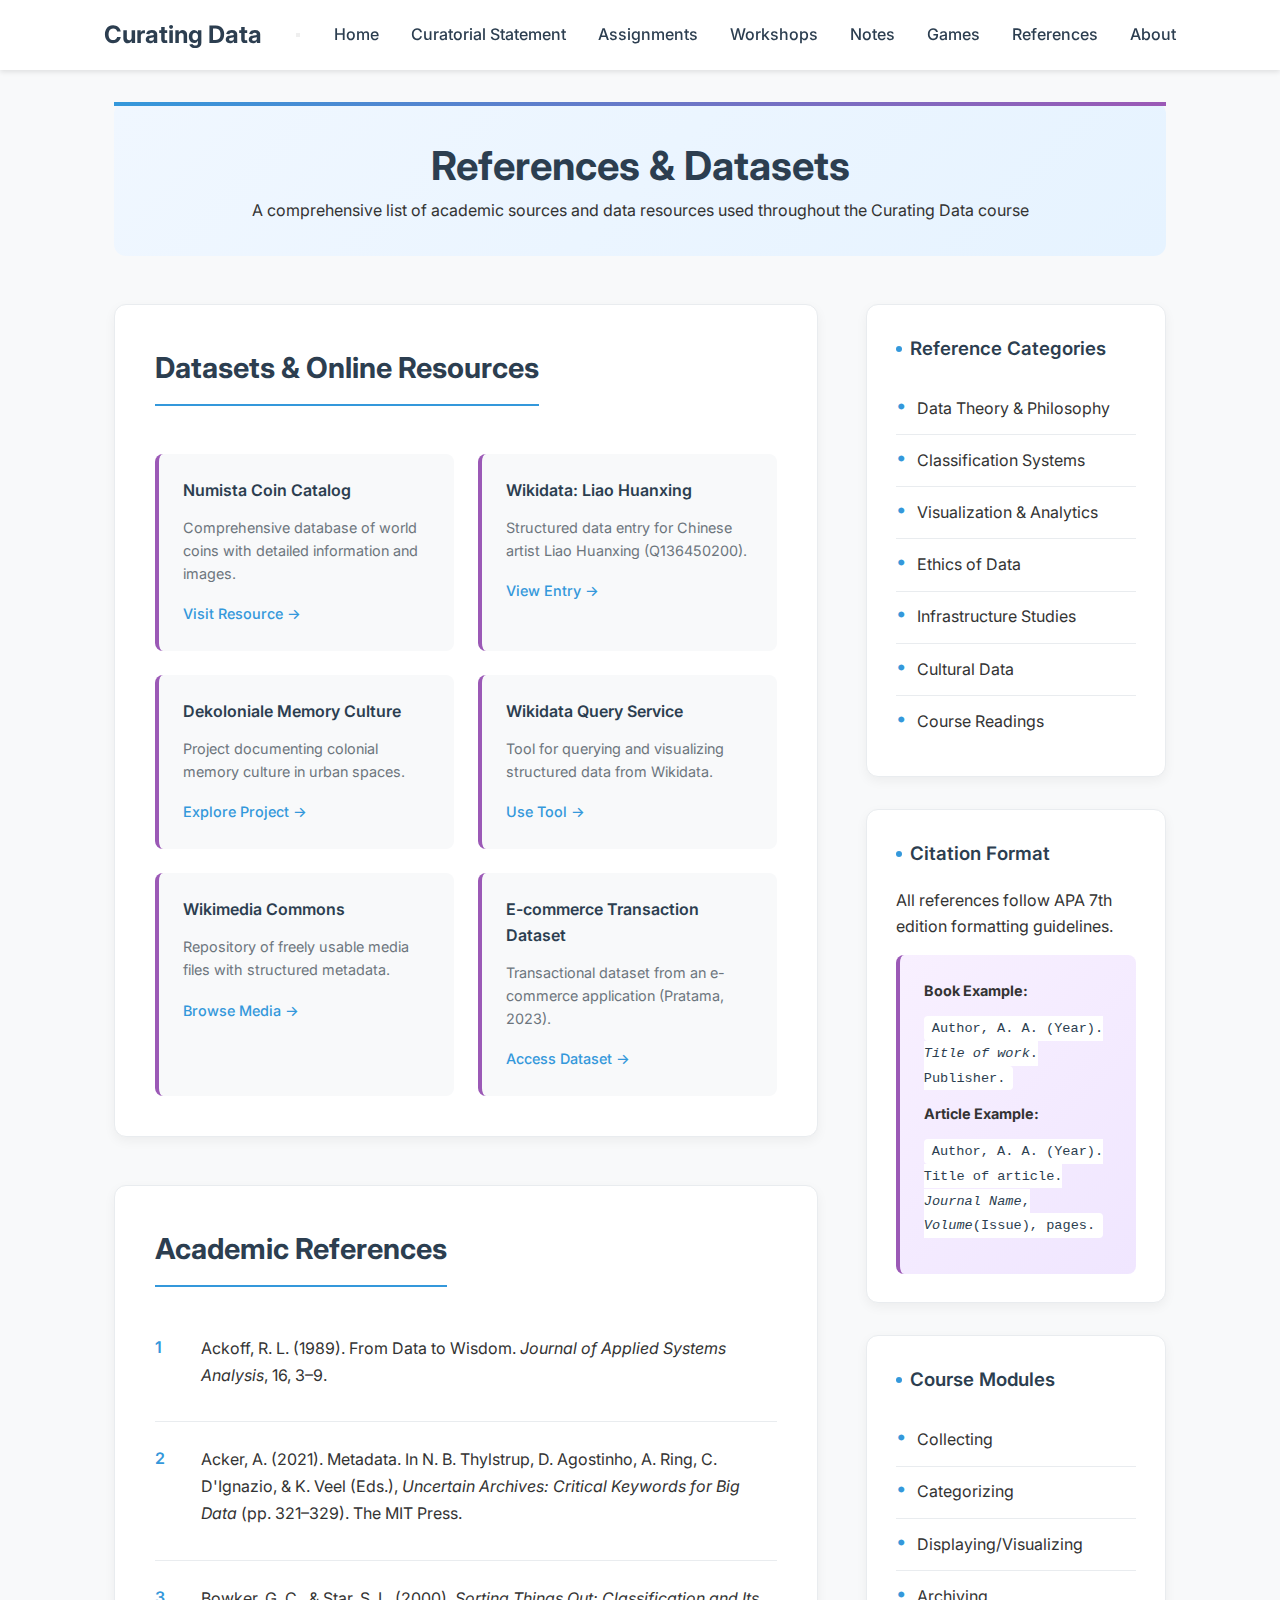
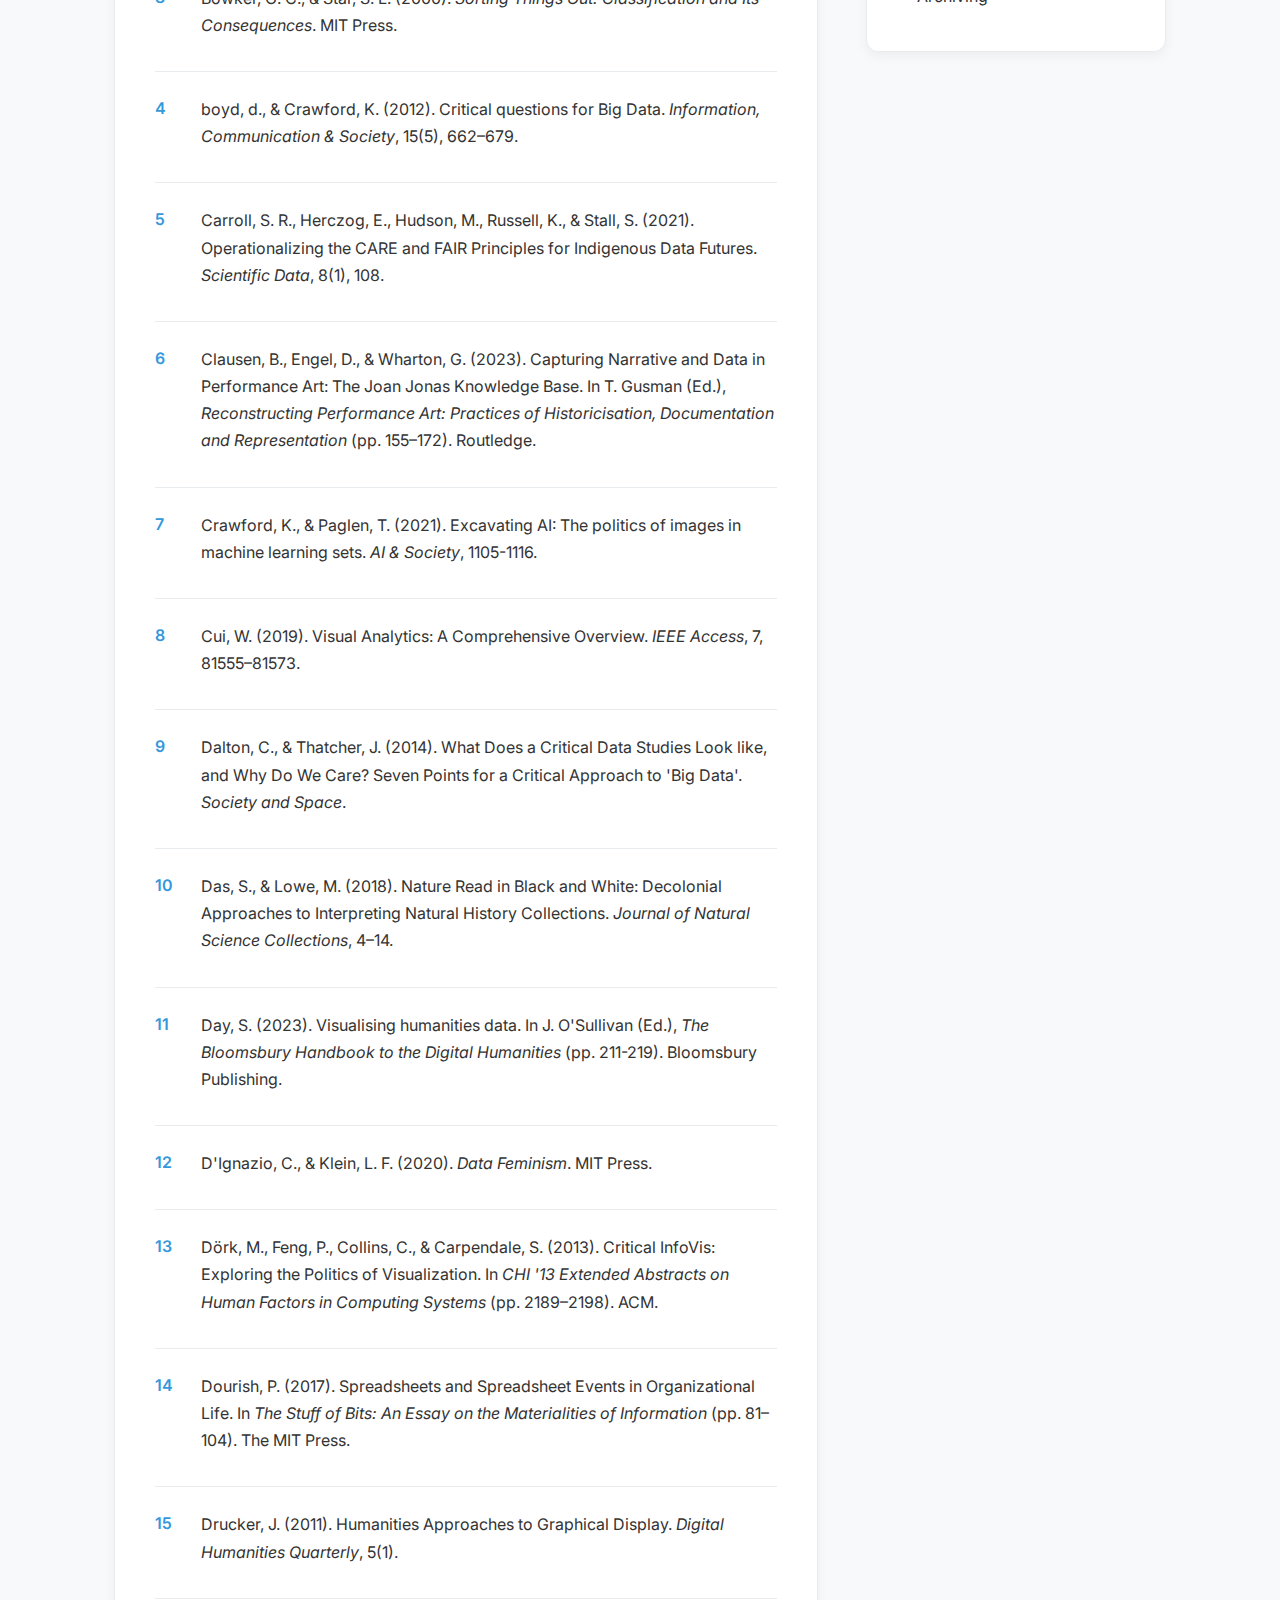
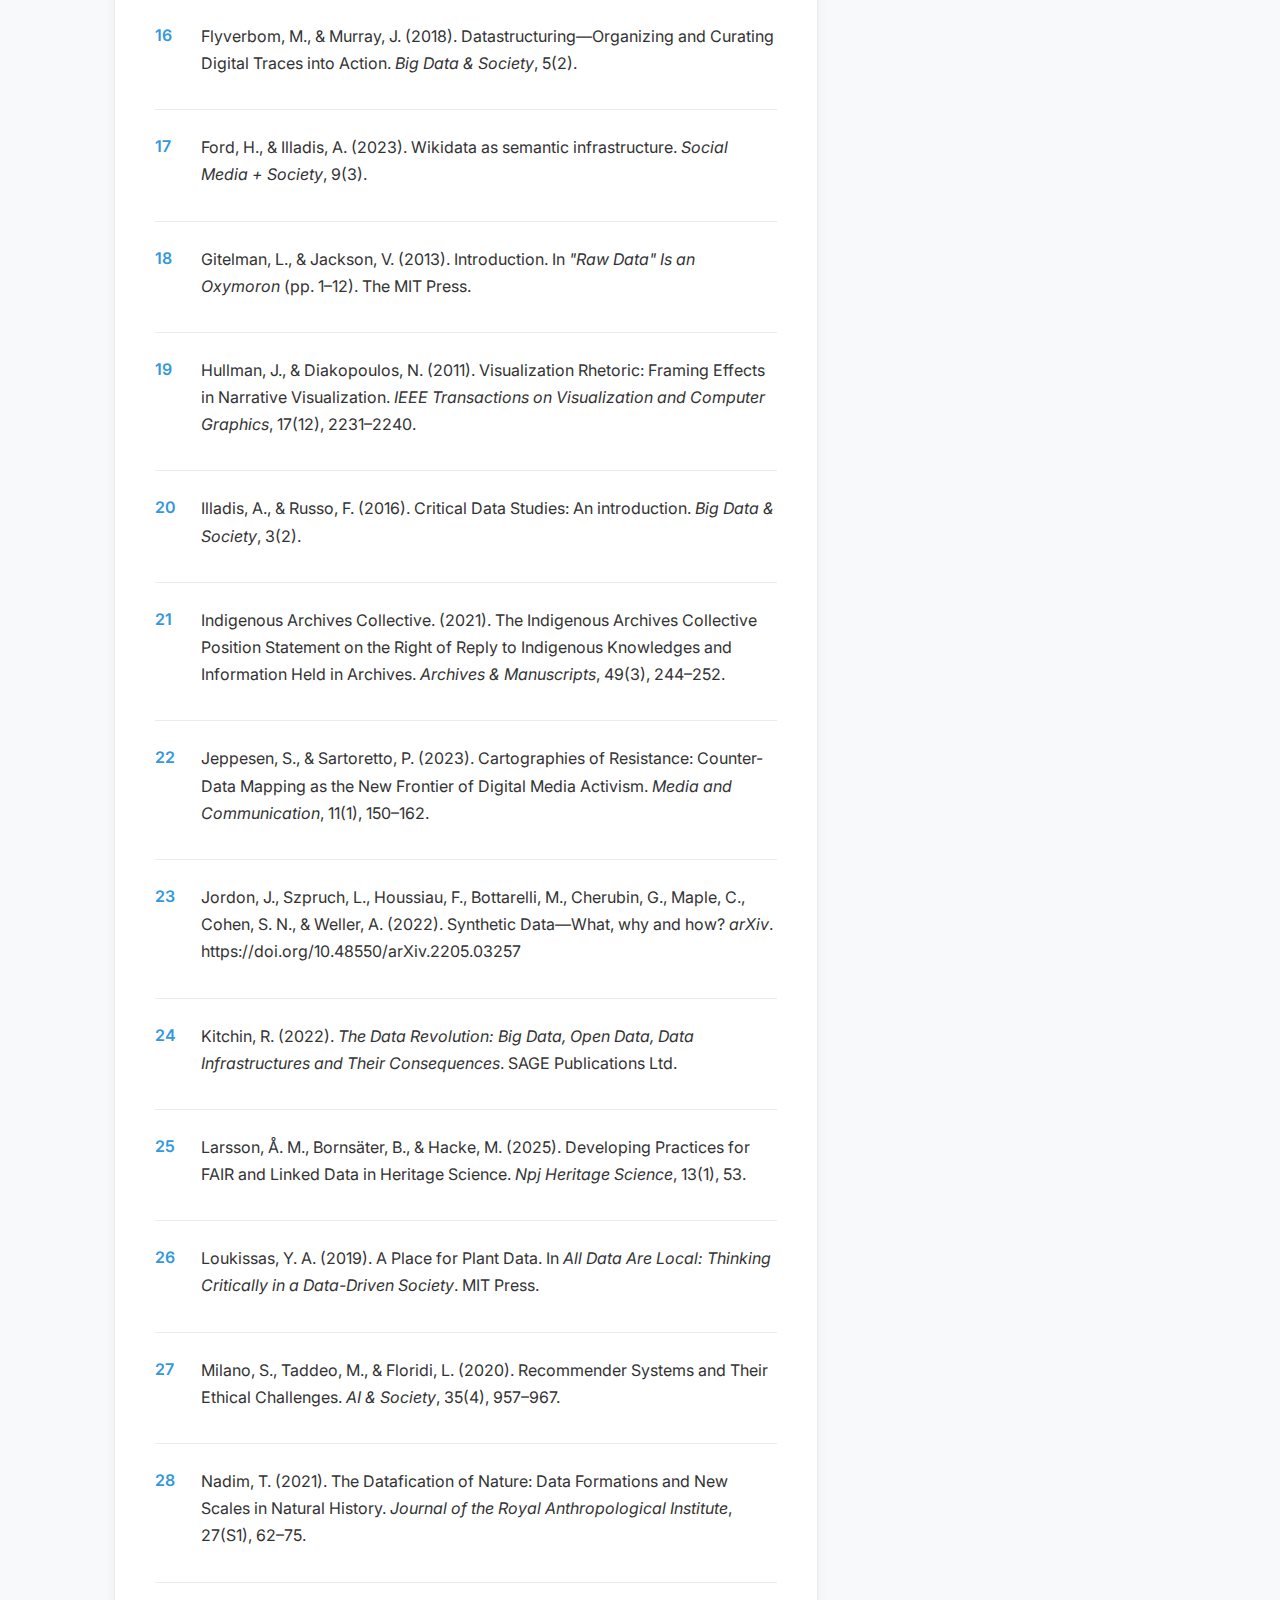
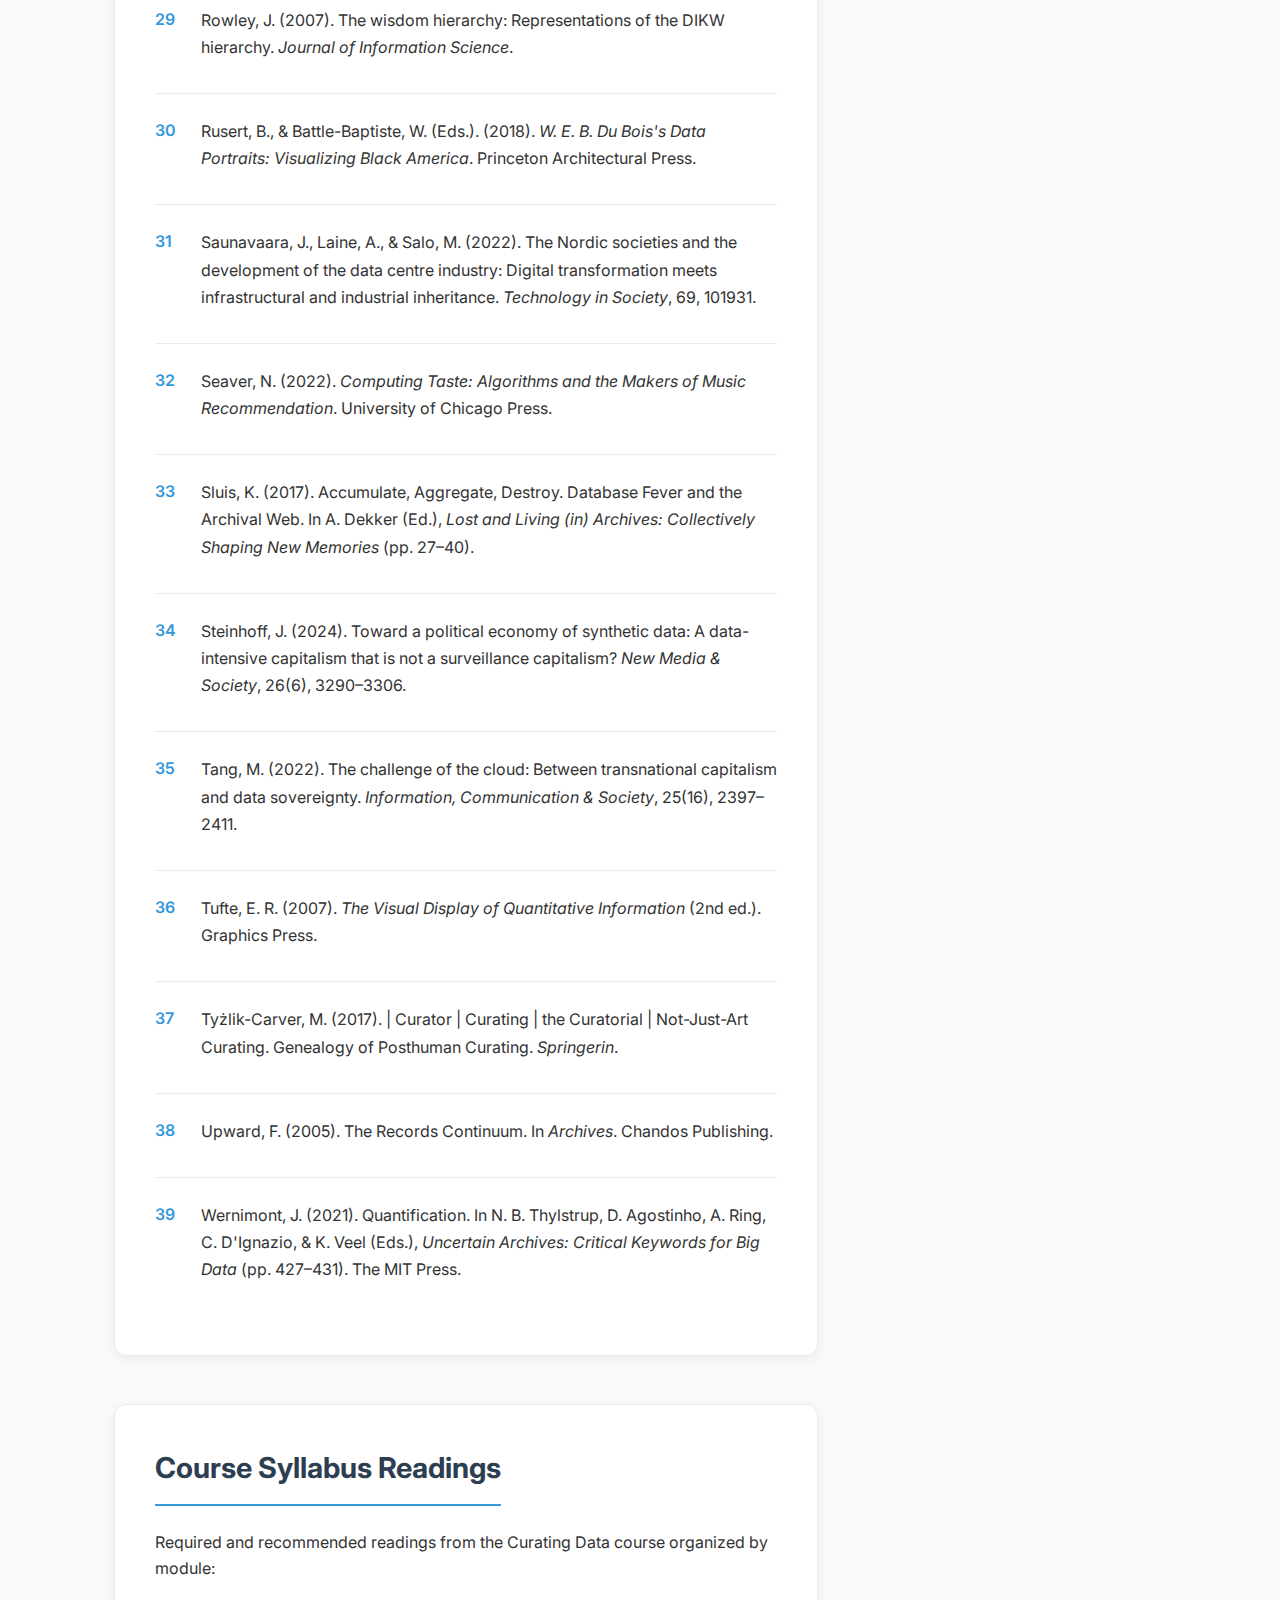
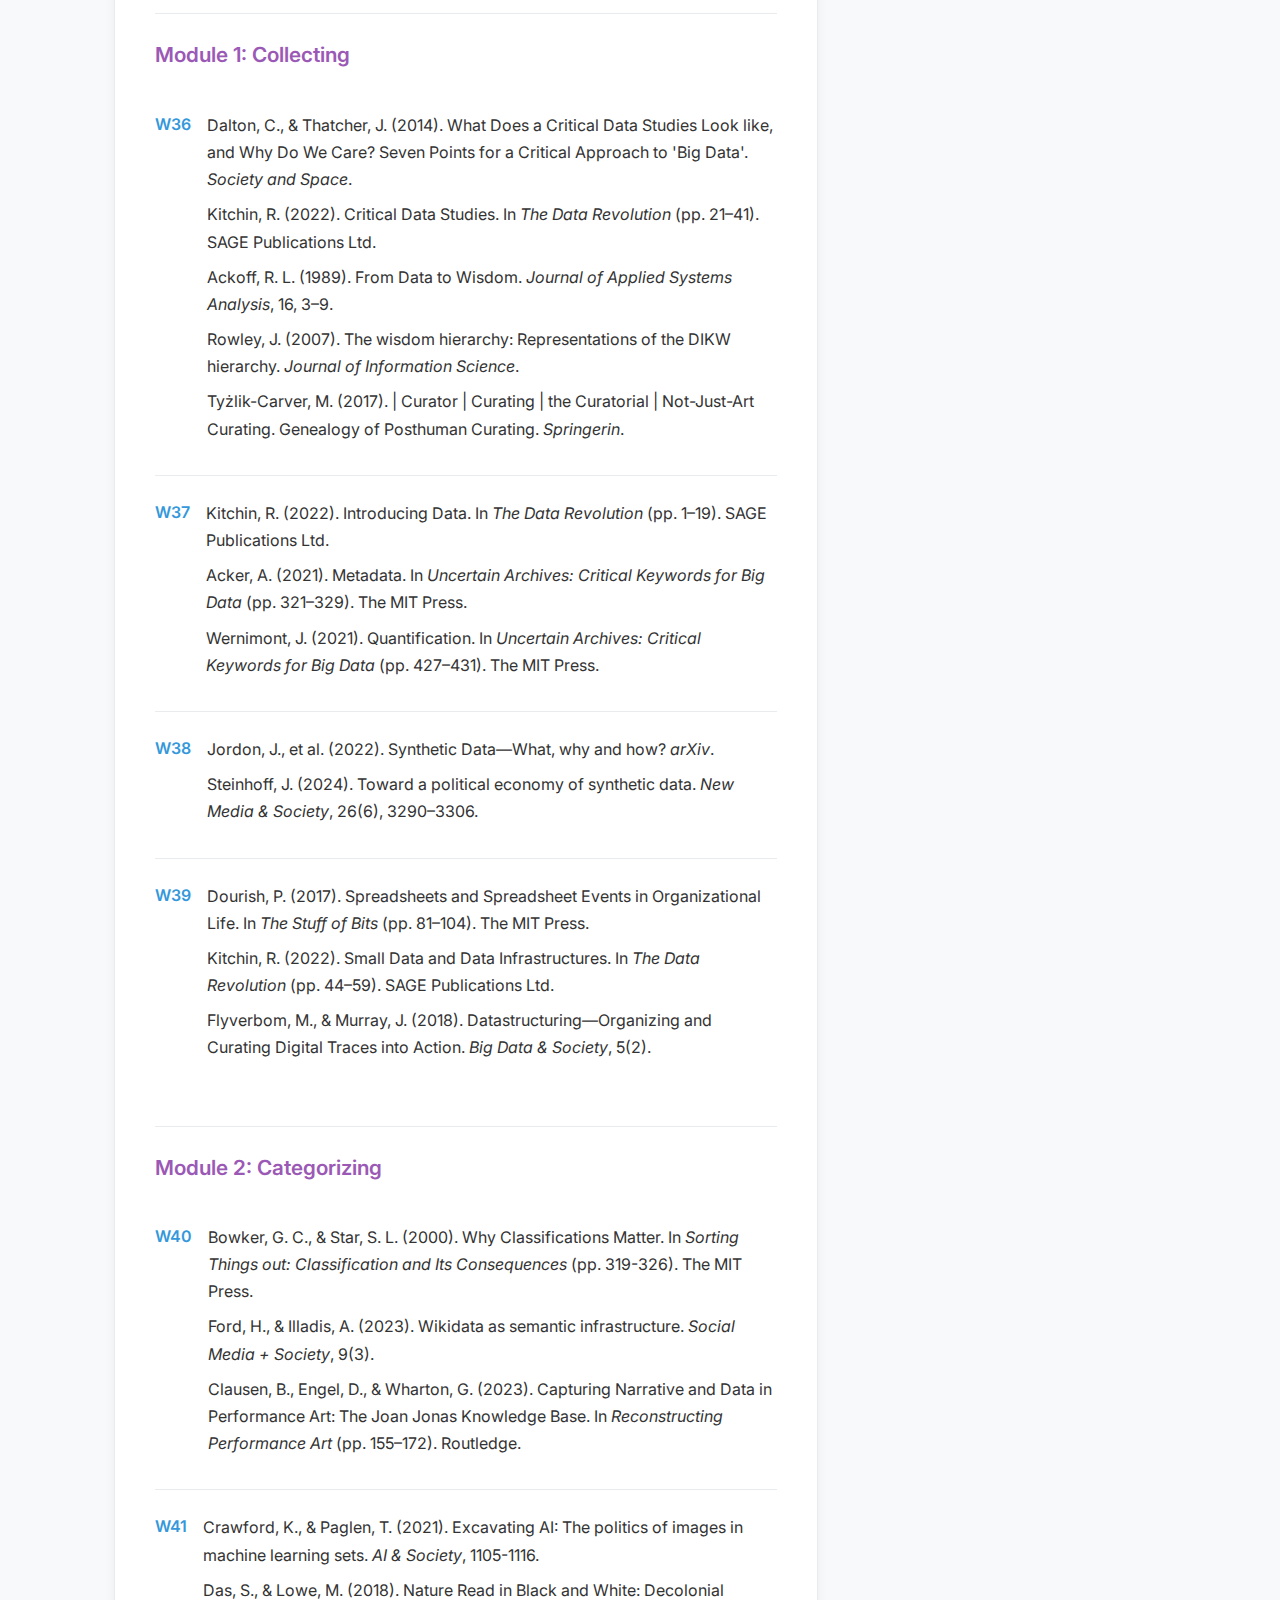
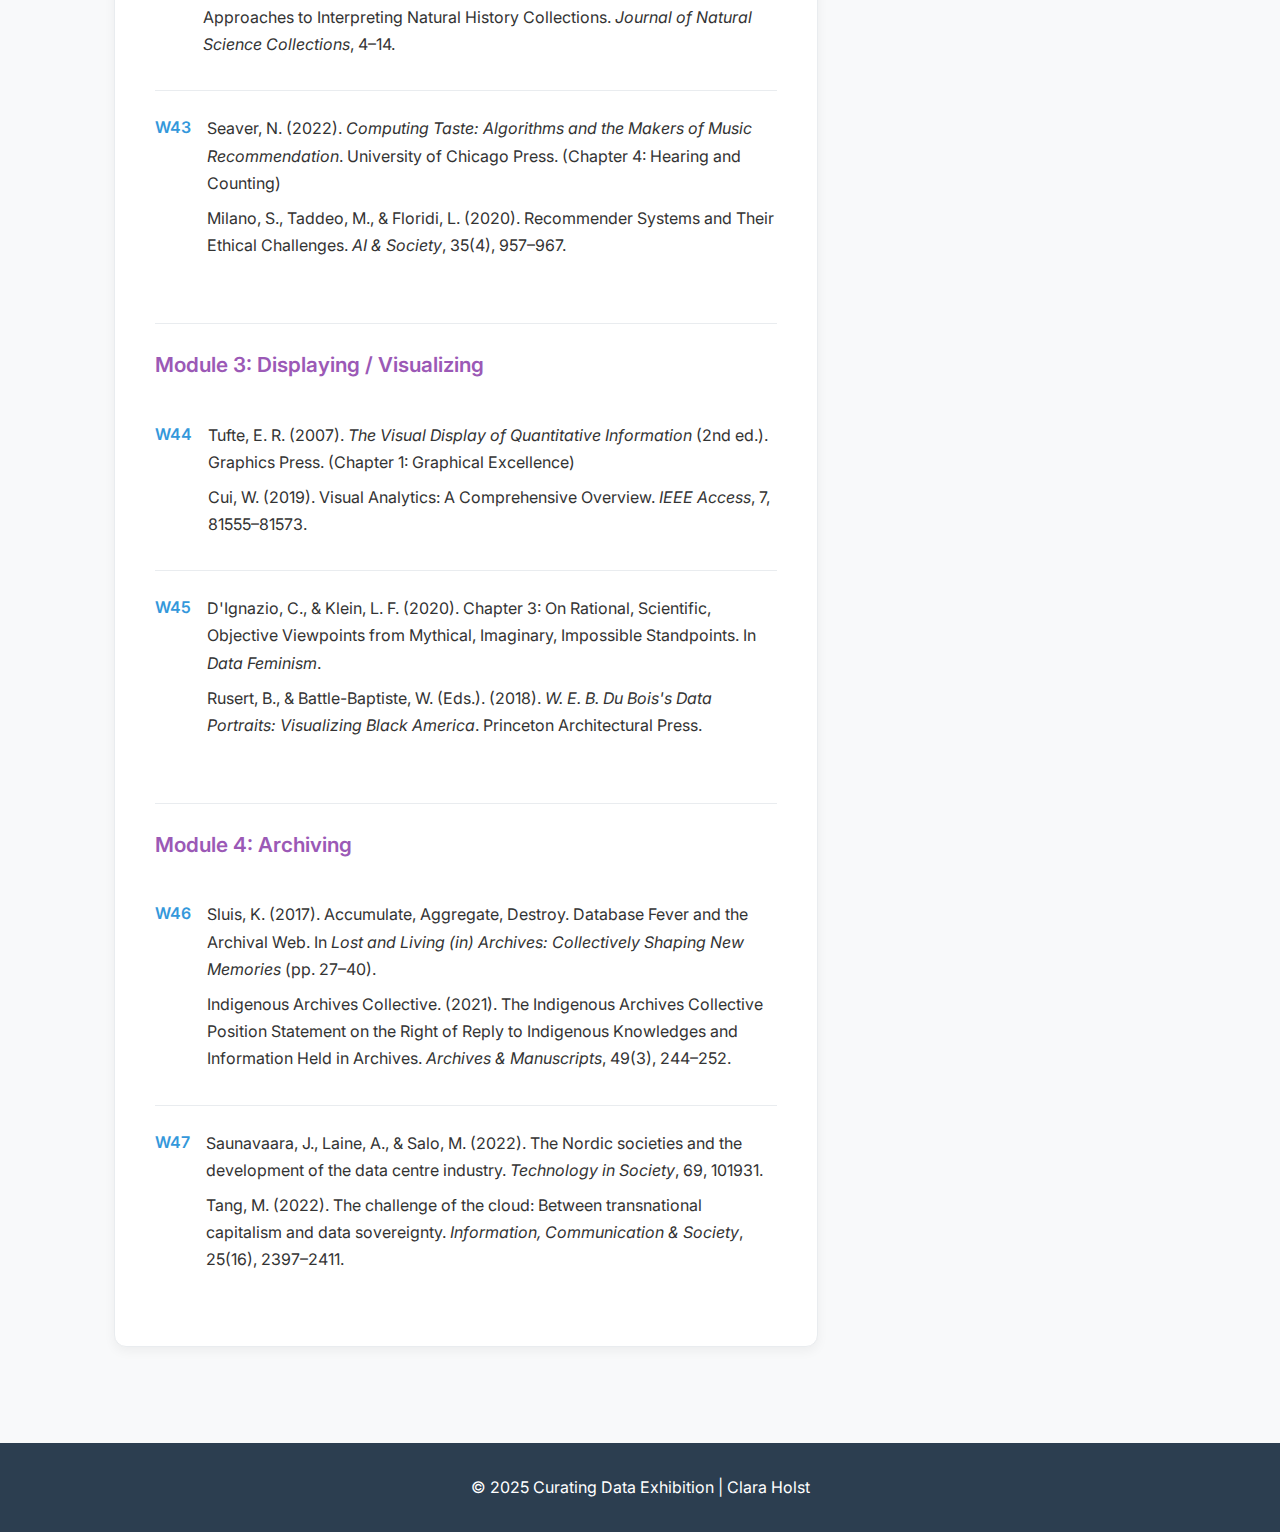
<file: pages/references.html>
<!DOCTYPE html>
<html lang="en">
<head>
    <meta charset="UTF-8">
    <meta name="viewport" content="width=device-width, initial-scale=1.0">
    <title>References - Curating Data Exhibition</title>
    <link rel="stylesheet" href="../styles/main.css">
    <link href="https://fonts.googleapis.com/css2?family=Inter:wght@300;400;500;600;700&display=swap" rel="stylesheet">
    <style>
        :root {
            --primary: #2c3e50;
            --secondary: #3498db;
            --accent: #9b59b6;
            --light: #f8f9fa;
            --gray: #6c757d;
            --border: #e9ecef;
            .references-container {
                max-width: 1100px;
                margin: 0 auto;
                padding: 2rem 1.5rem;
            }
            .page-header {
                text-align: center;
                margin-bottom: 3rem;
                padding: 2rem 0;
                background: linear-gradient(135deg, #f0f7ff 0%, #e6f3ff 100%);
                border-radius: 12px;
                position: relative;
            }
            .page-header:before {
                content: "";
                position: absolute;
                top: 0;
                left: 0;
                width: 100%;
                height: 4px;
                background: linear-gradient(90deg, var(--secondary), var(--accent));
            }
            .page-header h1 {
                font-size: 2.5rem;
                font-weight: 700;
                color: var(--primary);
            }
        }
        
        .content-grid {
            display: grid;
            grid-template-columns: 1fr 300px;
            gap: 3rem;
        }
        
        .references-main {
            display: flex;
            flex-direction: column;
            gap: 3rem;
        }
        
        .section-card {
            background: white;
            border-radius: 12px;
            padding: 2.5rem;
            box-shadow: 0 4px 12px rgba(0,0,0,0.05);
            border: 1px solid var(--border);
            transition: transform 0.3s ease, box-shadow 0.3s ease;
        }
        
        .section-card:hover {
            transform: translateY(-3px);
            box-shadow: 0 8px 20px rgba(0,0,0,0.08);
        }
        
        .section-card h2 {
            font-size: 1.8rem;
            color: var(--primary);
            margin-bottom: 1.5rem;
            padding-bottom: 0.8rem;
            border-bottom: 2px solid var(--secondary);
            display: inline-block;
        }
        
        .references-list {
            list-style-type: none;
            padding: 0;
        }
        
        .reference-item {
            padding: 1.5rem 0;
            border-bottom: 1px solid var(--border);
            display: flex;
            gap: 1rem;
        }
        
        .reference-item:last-child {
            border-bottom: none;
        }
        
        .reference-number {
            font-weight: 600;
            color: var(--secondary);
            min-width: 30px;
        }
        
        .reference-content {
            flex: 1;
        }
        
        .reference-content p {
            margin-bottom: 0.5rem;
            line-height: 1.7;
        }
        
        .reference-link {
            color: var(--secondary);
            text-decoration: none;
            font-size: 0.9rem;
            display: inline-flex;
            align-items: center;
            gap: 0.3rem;
            margin-top: 0.5rem;
        }
        
        .reference-link:hover {
            text-decoration: underline;
        }
        
        .datasets-grid {
            display: grid;
            grid-template-columns: repeat(auto-fill, minmax(250px, 1fr));
            gap: 1.5rem;
            margin-top: 1.5rem;
        }
        
        .dataset-card {
            background: var(--light);
            border-radius: 8px;
            padding: 1.5rem;
            border-left: 4px solid var(--accent);
            transition: transform 0.3s ease;
        }
        
        .dataset-card:hover {
            transform: translateY(-5px);
        }
        
        .dataset-card h4 {
            color: var(--primary);
            margin-bottom: 0.8rem;
            font-weight: 600;
        }
        
        .dataset-card p {
            font-size: 0.9rem;
            color: var(--gray);
            margin-bottom: 1rem;
        }
        
        .dataset-link {
            display: inline-block;
            color: var(--secondary);
            font-size: 0.9rem;
            text-decoration: none;
            font-weight: 500;
        }
        
        .dataset-link:hover {
            text-decoration: underline;
        }
        
        .sidebar {
            display: flex;
            flex-direction: column;
            gap: 2rem;
        }
        
        .sidebar-card {
            background: white;
            border-radius: 12px;
            padding: 1.8rem;
            box-shadow: 0 4px 12px rgba(0,0,0,0.05);
            border: 1px solid var(--border);
        }
        
        .sidebar-card h3 {
            color: var(--primary);
            margin-bottom: 1.2rem;
            font-weight: 600;
            display: flex;
            align-items: center;
            gap: 0.5rem;
        }
        
        .sidebar-card h3:before {
            content: "";
            display: block;
            width: 6px;
            height: 6px;
            background-color: var(--secondary);
            border-radius: 50%;
        }
        
        .categories-list {
            list-style-type: none;
            padding: 0;
        }
        
        .categories-list li {
            padding: 0.8rem 0;
            border-bottom: 1px solid var(--border);
            display: flex;
            align-items: flex-start;
            gap: 0.7rem;
        }
        
        .categories-list li:before {
            content: "•";
            color: var(--secondary);
            font-size: 1.2rem;
            line-height: 1;
        }
        
        .categories-list li:last-child {
            border-bottom: none;
        }
        
        .citation-format {
            background: linear-gradient(135deg, #f8f0ff 0%, #f0e6ff 100%);
            padding: 1.5rem;
            border-radius: 8px;
            margin-top: 1rem;
            border-left: 4px solid var(--accent);
        }
        
        .citation-format p {
            font-size: 0.9rem;
            margin-bottom: 0.8rem;
        }
        
        .citation-format code {
            background: white;
            padding: 0.3rem 0.5rem;
            border-radius: 4px;
            font-family: monospace;
            font-size: 0.85rem;
            color: var(--primary);
        }
        
        .page-navigation {
            display: flex;
            justify-content: space-between;
            margin-top: 4rem;
            padding-top: 2rem;
            border-top: 1px solid var(--border);
        }
        
        .nav-button {
            display: inline-flex;
            align-items: center;
            gap: 0.5rem;
            background-color: var(--secondary);
            color: white;
            padding: 0.9rem 1.8rem;
            border-radius: 6px;
            text-decoration: none;
            font-weight: 500;
            transition: background-color 0.3s ease, transform 0.2s ease;
        }
        
        .nav-button:hover {
            background-color: #2980b9;
            transform: translateY(-2px);
        }
        
        .nav-button.next {
            margin-left: auto;
        }
        
        .course-module {
            margin-top: 2rem;
            padding-top: 1.5rem;
            border-top: 1px solid var(--border);
        }
        
        .course-module h3 {
            color: var(--accent);
            margin-bottom: 1rem;
            font-weight: 600;
            font-size: 1.3rem;
        }
        
        @media (max-width: 900px) {
            .content-grid {
                grid-template-columns: 1fr;
            }
            
            .sidebar {
                order: -1;
            }
        }
        
        @media (max-width: 768px) {
            .page-header h1 {
                font-size: 2rem;
            }
            
            .page-header p {
                font-size: 1.1rem;
            }
            
            .section-card {
                padding: 1.8rem;
            }
            
            .datasets-grid {
                grid-template-columns: 1fr;
            }
            
            .page-navigation {
                flex-direction: column;
                gap: 1rem;
            }
            
            .nav-button {
                width: 100%;
                justify-content: center;
            }
        }
    </style>
</head>
<body>
    <header>
        <nav>
            <div class="logo">Curating Data</div>
            <button class="nav-toggle" aria-label="Open navigation menu">
                <span class="hamburger"></span>
            </button>
            <ul class="nav-links">
                <li><a href="../index.html">Home</a></li>
                <li><a href="curatorial-statement.html">Curatorial Statement</a></li>
                <li><a href="assignments.html">Assignments</a></li>
                <li><a href="workshops.html">Workshops</a></li>
                <li><a href="notes.html">Notes</a></li>
                <li><a href="games.html">Games</a></li>
                <li><a href="references.html" class="active">References</a></li>
                <li><a href="about.html">About</a></li>
            </ul>
        </nav>
    </header>

    <main class="references-container">
        <div class="page-header">
            <h1>References & Datasets</h1>
            <p>A comprehensive list of academic sources and data resources used throughout the Curating Data course</p>
        </div>
        
        <div class="content-grid">
            <div class="references-main">
                <section class="section-card">
                    <h2>Datasets & Online Resources</h2>
                    <div class="datasets-grid">
                        <div class="dataset-card">
                            <h4>Numista Coin Catalog</h4>
                            <p>Comprehensive database of world coins with detailed information and images.</p>
                            <a href="https://en.numista.com/" class="dataset-link" target="_blank">Visit Resource →</a>
                        </div>
                        <div class="dataset-card">
                            <h4>Wikidata: Liao Huanxing</h4>
                            <p>Structured data entry for Chinese artist Liao Huanxing (Q136450200).</p>
                            <a href="https://www.wikidata.org/wiki/Q136450200" class="dataset-link" target="_blank">View Entry →</a>
                        </div>
                        <div class="dataset-card">
                            <h4>Dekoloniale Memory Culture</h4>
                            <p>Project documenting colonial memory culture in urban spaces.</p>
                            <a href="https://www.dekoloniale.de/en/" class="dataset-link" target="_blank">Explore Project →</a>
                        </div>
                        <div class="dataset-card">
                            <h4>Wikidata Query Service</h4>
                            <p>Tool for querying and visualizing structured data from Wikidata.</p>
                            <a href="https://query.wikidata.org/" class="dataset-link" target="_blank">Use Tool →</a>
                        </div>
                        <div class="dataset-card">
                            <h4>Wikimedia Commons</h4>
                            <p>Repository of freely usable media files with structured metadata.</p>
                            <a href="https://commons.wikimedia.org/" class="dataset-link" target="_blank">Browse Media →</a>
                        </div>
                        <div class="dataset-card">
                            <h4>E-commerce Transaction Dataset</h4>
                            <p>Transactional dataset from an e-commerce application (Pratama, 2023).</p>
                            <a href="https://www.kaggle.com/datasets/bytadit/transactional-ecommerce?select=click_stream.csv" class="dataset-link" target="_blank">Access Dataset →</a>
                        </div>
                    </div>
                </section>
                <section class="section-card">
                    <h2>Academic References</h2>
                    <ul class="references-list">
                        <li class="reference-item">
                            <div class="reference-number">1</div>
                            <div class="reference-content">
                                <p>Ackoff, R. L. (1989). From Data to Wisdom. <em>Journal of Applied Systems Analysis</em>, 16, 3–9.</p>
                            </div>
                        </li>
                        <li class="reference-item">
                            <div class="reference-number">2</div>
                            <div class="reference-content">
                                <p>Acker, A. (2021). Metadata. In N. B. Thylstrup, D. Agostinho, A. Ring, C. D'Ignazio, & K. Veel (Eds.), <em>Uncertain Archives: Critical Keywords for Big Data</em> (pp. 321–329). The MIT Press.</p>
                            </div>
                        </li>
                        <li class="reference-item">
                            <div class="reference-number">3</div>
                            <div class="reference-content">
                                <p>Bowker, G. C., & Star, S. L. (2000). <em>Sorting Things Out: Classification and Its Consequences</em>. MIT Press.</p>
                            </div>
                        </li>
                        <li class="reference-item">
                            <div class="reference-number">4</div>
                            <div class="reference-content">
                                <p>boyd, d., & Crawford, K. (2012). Critical questions for Big Data. <em>Information, Communication & Society</em>, 15(5), 662–679.</p>
                            </div>
                        </li>
                        <li class="reference-item">
                            <div class="reference-number">5</div>
                            <div class="reference-content">
                                <p>Carroll, S. R., Herczog, E., Hudson, M., Russell, K., & Stall, S. (2021). Operationalizing the CARE and FAIR Principles for Indigenous Data Futures. <em>Scientific Data</em>, 8(1), 108.</p>
                            </div>
                        </li>
                        <li class="reference-item">
                            <div class="reference-number">6</div>
                            <div class="reference-content">
                                <p>Clausen, B., Engel, D., & Wharton, G. (2023). Capturing Narrative and Data in Performance Art: The Joan Jonas Knowledge Base. In T. Gusman (Ed.), <em>Reconstructing Performance Art: Practices of Historicisation, Documentation and Representation</em> (pp. 155–172). Routledge.</p>
                            </div>
                        </li>
                        <li class="reference-item">
                            <div class="reference-number">7</div>
                            <div class="reference-content">
                                <p>Crawford, K., & Paglen, T. (2021). Excavating AI: The politics of images in machine learning sets. <em>AI & Society</em>, 1105-1116.</p>
                            </div>
                        </li>
                        <li class="reference-item">
                            <div class="reference-number">8</div>
                            <div class="reference-content">
                                <p>Cui, W. (2019). Visual Analytics: A Comprehensive Overview. <em>IEEE Access</em>, 7, 81555–81573.</p>
                            </div>
                        </li>
                        <li class="reference-item">
                            <div class="reference-number">9</div>
                            <div class="reference-content">
                                <p>Dalton, C., & Thatcher, J. (2014). What Does a Critical Data Studies Look like, and Why Do We Care? Seven Points for a Critical Approach to 'Big Data'. <em>Society and Space</em>.</p>
                            </div>
                        </li>
                        <li class="reference-item">
                            <div class="reference-number">10</div>
                            <div class="reference-content">
                                <p>Das, S., & Lowe, M. (2018). Nature Read in Black and White: Decolonial Approaches to Interpreting Natural History Collections. <em>Journal of Natural Science Collections</em>, 4–14.</p>
                            </div>
                        </li>
                        <li class="reference-item">
                            <div class="reference-number">11</div>
                            <div class="reference-content">
                                <p>Day, S. (2023). Visualising humanities data. In J. O'Sullivan (Ed.), <em>The Bloomsbury Handbook to the Digital Humanities</em> (pp. 211-219). Bloomsbury Publishing.</p>
                            </div>
                        </li>
                        <li class="reference-item">
                            <div class="reference-number">12</div>
                            <div class="reference-content">
                                <p>D'Ignazio, C., & Klein, L. F. (2020). <em>Data Feminism</em>. MIT Press.</p>
                            </div>
                        </li>
                        <li class="reference-item">
                            <div class="reference-number">13</div>
                            <div class="reference-content">
                                <p>Dörk, M., Feng, P., Collins, C., & Carpendale, S. (2013). Critical InfoVis: Exploring the Politics of Visualization. In <em>CHI '13 Extended Abstracts on Human Factors in Computing Systems</em> (pp. 2189–2198). ACM.</p>
                            </div>
                        </li>
                        <li class="reference-item">
                            <div class="reference-number">14</div>
                            <div class="reference-content">
                                <p>Dourish, P. (2017). Spreadsheets and Spreadsheet Events in Organizational Life. In <em>The Stuff of Bits: An Essay on the Materialities of Information</em> (pp. 81–104). The MIT Press.</p>
                            </div>
                        </li>
                        <li class="reference-item">
                            <div class="reference-number">15</div>
                            <div class="reference-content">
                                <p>Drucker, J. (2011). Humanities Approaches to Graphical Display. <em>Digital Humanities Quarterly</em>, 5(1).</p>
                            </div>
                        </li>
                        <li class="reference-item">
                            <div class="reference-number">16</div>
                            <div class="reference-content">
                                <p>Flyverbom, M., & Murray, J. (2018). Datastructuring—Organizing and Curating Digital Traces into Action. <em>Big Data & Society</em>, 5(2).</p>
                            </div>
                        </li>
                        <li class="reference-item">
                            <div class="reference-number">17</div>
                            <div class="reference-content">
                                <p>Ford, H., & Illadis, A. (2023). Wikidata as semantic infrastructure. <em>Social Media + Society</em>, 9(3).</p>
                            </div>
                        </li>
                        <li class="reference-item">
                            <div class="reference-number">18</div>
                            <div class="reference-content">
                                <p>Gitelman, L., & Jackson, V. (2013). Introduction. In <em>"Raw Data" Is an Oxymoron</em> (pp. 1–12). The MIT Press.</p>
                            </div>
                        </li>
                        <li class="reference-item">
                            <div class="reference-number">19</div>
                            <div class="reference-content">
                                <p>Hullman, J., & Diakopoulos, N. (2011). Visualization Rhetoric: Framing Effects in Narrative Visualization. <em>IEEE Transactions on Visualization and Computer Graphics</em>, 17(12), 2231–2240.</p>
                            </div>
                        </li>
                        <li class="reference-item">
                            <div class="reference-number">20</div>
                            <div class="reference-content">
                                <p>Illadis, A., & Russo, F. (2016). Critical Data Studies: An introduction. <em>Big Data & Society</em>, 3(2).</p>
                            </div>
                        </li>
                        <li class="reference-item">
                            <div class="reference-number">21</div>
                            <div class="reference-content">
                                <p>Indigenous Archives Collective. (2021). The Indigenous Archives Collective Position Statement on the Right of Reply to Indigenous Knowledges and Information Held in Archives. <em>Archives & Manuscripts</em>, 49(3), 244–252.</p>
                            </div>
                        </li>
                        <li class="reference-item">
                            <div class="reference-number">22</div>
                            <div class="reference-content">
                                <p>Jeppesen, S., & Sartoretto, P. (2023). Cartographies of Resistance: Counter-Data Mapping as the New Frontier of Digital Media Activism. <em>Media and Communication</em>, 11(1), 150–162.</p>
                            </div>
                        </li>
                        <li class="reference-item">
                            <div class="reference-number">23</div>
                            <div class="reference-content">
                                <p>Jordon, J., Szpruch, L., Houssiau, F., Bottarelli, M., Cherubin, G., Maple, C., Cohen, S. N., & Weller, A. (2022). Synthetic Data—What, why and how? <em>arXiv</em>. https://doi.org/10.48550/arXiv.2205.03257</p>
                            </div>
                        </li>
                        <li class="reference-item">
                            <div class="reference-number">24</div>
                            <div class="reference-content">
                                <p>Kitchin, R. (2022). <em>The Data Revolution: Big Data, Open Data, Data Infrastructures and Their Consequences</em>. SAGE Publications Ltd.</p>
                            </div>
                        </li>
                        <li class="reference-item">
                            <div class="reference-number">25</div>
                            <div class="reference-content">
                                <p>Larsson, Å. M., Bornsäter, B., & Hacke, M. (2025). Developing Practices for FAIR and Linked Data in Heritage Science. <em>Npj Heritage Science</em>, 13(1), 53.</p>
                            </div>
                        </li>
                        <li class="reference-item">
                            <div class="reference-number">26</div>
                            <div class="reference-content">
                                <p>Loukissas, Y. A. (2019). A Place for Plant Data. In <em>All Data Are Local: Thinking Critically in a Data-Driven Society</em>. MIT Press.</p>
                            </div>
                        </li>
                        <li class="reference-item">
                            <div class="reference-number">27</div>
                            <div class="reference-content">
                                <p>Milano, S., Taddeo, M., & Floridi, L. (2020). Recommender Systems and Their Ethical Challenges. <em>AI & Society</em>, 35(4), 957–967.</p>
                            </div>
                        </li>
                        <li class="reference-item">
                            <div class="reference-number">28</div>
                            <div class="reference-content">
                                <p>Nadim, T. (2021). The Datafication of Nature: Data Formations and New Scales in Natural History. <em>Journal of the Royal Anthropological Institute</em>, 27(S1), 62–75.</p>
                            </div>
                        </li>
                        <li class="reference-item">
                            <div class="reference-number">29</div>
                            <div class="reference-content">
                                <p>Rowley, J. (2007). The wisdom hierarchy: Representations of the DIKW hierarchy. <em>Journal of Information Science</em>.</p>
                            </div>
                        </li>
                        <li class="reference-item">
                            <div class="reference-number">30</div>
                            <div class="reference-content">
                                <p>Rusert, B., & Battle-Baptiste, W. (Eds.). (2018). <em>W. E. B. Du Bois's Data Portraits: Visualizing Black America</em>. Princeton Architectural Press.</p>
                            </div>
                        </li>
                        <li class="reference-item">
                            <div class="reference-number">31</div>
                            <div class="reference-content">
                                <p>Saunavaara, J., Laine, A., & Salo, M. (2022). The Nordic societies and the development of the data centre industry: Digital transformation meets infrastructural and industrial inheritance. <em>Technology in Society</em>, 69, 101931.</p>
                            </div>
                        </li>
                        <li class="reference-item">
                            <div class="reference-number">32</div>
                            <div class="reference-content">
                                <p>Seaver, N. (2022). <em>Computing Taste: Algorithms and the Makers of Music Recommendation</em>. University of Chicago Press.</p>
                            </div>
                        </li>
                        <li class="reference-item">
                            <div class="reference-number">33</div>
                            <div class="reference-content">
                                <p>Sluis, K. (2017). Accumulate, Aggregate, Destroy. Database Fever and the Archival Web. In A. Dekker (Ed.), <em>Lost and Living (in) Archives: Collectively Shaping New Memories</em> (pp. 27–40).</p>
                            </div>
                        </li>
                        <li class="reference-item">
                            <div class="reference-number">34</div>
                            <div class="reference-content">
                                <p>Steinhoff, J. (2024). Toward a political economy of synthetic data: A data-intensive capitalism that is not a surveillance capitalism? <em>New Media & Society</em>, 26(6), 3290–3306.</p>
                            </div>
                        </li>
                        <li class="reference-item">
                            <div class="reference-number">35</div>
                            <div class="reference-content">
                                <p>Tang, M. (2022). The challenge of the cloud: Between transnational capitalism and data sovereignty. <em>Information, Communication & Society</em>, 25(16), 2397–2411.</p>
                            </div>
                        </li>
                        <li class="reference-item">
                            <div class="reference-number">36</div>
                            <div class="reference-content">
                                <p>Tufte, E. R. (2007). <em>The Visual Display of Quantitative Information</em> (2nd ed.). Graphics Press.</p>
                            </div>
                        </li>
                        <li class="reference-item">
                            <div class="reference-number">37</div>
                            <div class="reference-content">
                                <p>Tyżlik-Carver, M. (2017). | Curator | Curating | the Curatorial | Not-Just-Art Curating. Genealogy of Posthuman Curating. <em>Springerin</em>.</p>
                            </div>
                        </li>
                        <li class="reference-item">
                            <div class="reference-number">38</div>
                            <div class="reference-content">
                                <p>Upward, F. (2005). The Records Continuum. In <em>Archives</em>. Chandos Publishing.</p>
                            </div>
                        </li>
                        <li class="reference-item">
                            <div class="reference-number">39</div>
                            <div class="reference-content">
                                <p>Wernimont, J. (2021). Quantification. In N. B. Thylstrup, D. Agostinho, A. Ring, C. D'Ignazio, & K. Veel (Eds.), <em>Uncertain Archives: Critical Keywords for Big Data</em> (pp. 427–431). The MIT Press.</p>
                            </div>
                        </li>
                    </ul>
                </section>

                <section class="section-card">
                    <h2>Course Syllabus Readings</h2>
                    <p>Required and recommended readings from the Curating Data course organized by module:</p>
                    
                    <div class="course-module">
                        <h3>Module 1: Collecting</h3>
                        <ul class="references-list">
                            <li class="reference-item">
                                <div class="reference-number">W36</div>
                                <div class="reference-content">
                                    <p>Dalton, C., & Thatcher, J. (2014). What Does a Critical Data Studies Look like, and Why Do We Care? Seven Points for a Critical Approach to 'Big Data'. <em>Society and Space</em>.</p>
                                    <p>Kitchin, R. (2022). Critical Data Studies. In <em>The Data Revolution</em> (pp. 21–41). SAGE Publications Ltd.</p>
                                    <p>Ackoff, R. L. (1989). From Data to Wisdom. <em>Journal of Applied Systems Analysis</em>, 16, 3–9.</p>
                                    <p>Rowley, J. (2007). The wisdom hierarchy: Representations of the DIKW hierarchy. <em>Journal of Information Science</em>.</p>
                                    <p>Tyżlik-Carver, M. (2017). | Curator | Curating | the Curatorial | Not-Just-Art Curating. Genealogy of Posthuman Curating. <em>Springerin</em>.</p>
                                </div>
                            </li>
                            <li class="reference-item">
                                <div class="reference-number">W37</div>
                                <div class="reference-content">
                                    <p>Kitchin, R. (2022). Introducing Data. In <em>The Data Revolution</em> (pp. 1–19). SAGE Publications Ltd.</p>
                                    <p>Acker, A. (2021). Metadata. In <em>Uncertain Archives: Critical Keywords for Big Data</em> (pp. 321–329). The MIT Press.</p>
                                    <p>Wernimont, J. (2021). Quantification. In <em>Uncertain Archives: Critical Keywords for Big Data</em> (pp. 427–431). The MIT Press.</p>
                                </div>
                            </li>
                            <li class="reference-item">
                                <div class="reference-number">W38</div>
                                <div class="reference-content">
                                    <p>Jordon, J., et al. (2022). Synthetic Data—What, why and how? <em>arXiv</em>.</p>
                                    <p>Steinhoff, J. (2024). Toward a political economy of synthetic data. <em>New Media & Society</em>, 26(6), 3290–3306.</p>
                                </div>
                            </li>
                            <li class="reference-item">
                                <div class="reference-number">W39</div>
                                <div class="reference-content">
                                    <p>Dourish, P. (2017). Spreadsheets and Spreadsheet Events in Organizational Life. In <em>The Stuff of Bits</em> (pp. 81–104). The MIT Press.</p>
                                    <p>Kitchin, R. (2022). Small Data and Data Infrastructures. In <em>The Data Revolution</em> (pp. 44–59). SAGE Publications Ltd.</p>
                                    <p>Flyverbom, M., & Murray, J. (2018). Datastructuring—Organizing and Curating Digital Traces into Action. <em>Big Data & Society</em>, 5(2).</p>
                                </div>
                            </li>
                        </ul>
                    </div>
                    
                    <div class="course-module">
                        <h3>Module 2: Categorizing</h3>
                        <ul class="references-list">
                            <li class="reference-item">
                                <div class="reference-number">W40</div>
                                <div class="reference-content">
                                    <p>Bowker, G. C., & Star, S. L. (2000). Why Classifications Matter. In <em>Sorting Things out: Classification and Its Consequences</em> (pp. 319-326). The MIT Press.</p>
                                    <p>Ford, H., & Illadis, A. (2023). Wikidata as semantic infrastructure. <em>Social Media + Society</em>, 9(3).</p>
                                    <p>Clausen, B., Engel, D., & Wharton, G. (2023). Capturing Narrative and Data in Performance Art: The Joan Jonas Knowledge Base. In <em>Reconstructing Performance Art</em> (pp. 155–172). Routledge.</p>
                                </div>
                            </li>
                            <li class="reference-item">
                                <div class="reference-number">W41</div>
                                <div class="reference-content">
                                    <p>Crawford, K., & Paglen, T. (2021). Excavating AI: The politics of images in machine learning sets. <em>AI & Society</em>, 1105-1116.</p>
                                    <p>Das, S., & Lowe, M. (2018). Nature Read in Black and White: Decolonial Approaches to Interpreting Natural History Collections. <em>Journal of Natural Science Collections</em>, 4–14.</p>
                                </div>
                            </li>
                            <li class="reference-item">
                                <div class="reference-number">W43</div>
                                <div class="reference-content">
                                    <p>Seaver, N. (2022). <em>Computing Taste: Algorithms and the Makers of Music Recommendation</em>. University of Chicago Press. (Chapter 4: Hearing and Counting)</p>
                                    <p>Milano, S., Taddeo, M., & Floridi, L. (2020). Recommender Systems and Their Ethical Challenges. <em>AI & Society</em>, 35(4), 957–967.</p>
                                </div>
                            </li>
                        </ul>
                    </div>
                    
                    <div class="course-module">
                        <h3>Module 3: Displaying / Visualizing</h3>
                        <ul class="references-list">
                            <li class="reference-item">
                                <div class="reference-number">W44</div>
                                <div class="reference-content">
                                    <p>Tufte, E. R. (2007). <em>The Visual Display of Quantitative Information</em> (2nd ed.). Graphics Press. (Chapter 1: Graphical Excellence)</p>
                                    <p>Cui, W. (2019). Visual Analytics: A Comprehensive Overview. <em>IEEE Access</em>, 7, 81555–81573.</p>
                                </div>
                            </li>
                            <li class="reference-item">
                                <div class="reference-number">W45</div>
                                <div class="reference-content">
                                    <p>D'Ignazio, C., & Klein, L. F. (2020). Chapter 3: On Rational, Scientific, Objective Viewpoints from Mythical, Imaginary, Impossible Standpoints. In <em>Data Feminism</em>.</p>
                                    <p>Rusert, B., & Battle-Baptiste, W. (Eds.). (2018). <em>W. E. B. Du Bois's Data Portraits: Visualizing Black America</em>. Princeton Architectural Press.</p>
                                </div>
                            </li>
                        </ul>
                    </div>
                    
                    <div class="course-module">
                        <h3>Module 4: Archiving</h3>
                        <ul class="references-list">
                            <li class="reference-item">
                                <div class="reference-number">W46</div>
                                <div class="reference-content">
                                    <p>Sluis, K. (2017). Accumulate, Aggregate, Destroy. Database Fever and the Archival Web. In <em>Lost and Living (in) Archives: Collectively Shaping New Memories</em> (pp. 27–40).</p>
                                    <p>Indigenous Archives Collective. (2021). The Indigenous Archives Collective Position Statement on the Right of Reply to Indigenous Knowledges and Information Held in Archives. <em>Archives & Manuscripts</em>, 49(3), 244–252.</p>
                                </div>
                            </li>
                            <li class="reference-item">
                                <div class="reference-number">W47</div>
                                <div class="reference-content">
                                    <p>Saunavaara, J., Laine, A., & Salo, M. (2022). The Nordic societies and the development of the data centre industry. <em>Technology in Society</em>, 69, 101931.</p>
                                    <p>Tang, M. (2022). The challenge of the cloud: Between transnational capitalism and data sovereignty. <em>Information, Communication & Society</em>, 25(16), 2397–2411.</p>
                                </div>
                            </li>
                        </ul>
                    </div>
                </section>
            </div>
            
            <div class="sidebar">
                <div class="sidebar-card">
                    <h3>Reference Categories</h3>
                    <ul class="categories-list">
                        <li>Data Theory & Philosophy</li>
                        <li>Classification Systems</li>
                        <li>Visualization & Analytics</li>
                        <li>Ethics of Data</li>
                        <li>Infrastructure Studies</li>
                        <li>Cultural Data</li>
                        <li>Course Readings</li>
                    </ul>
                </div>
                
                <div class="sidebar-card">
                    <h3>Citation Format</h3>
                    <p>All references follow APA 7th edition formatting guidelines.</p>
                    <div class="citation-format">
                        <p><strong>Book Example:</strong></p>
                        <p><code>Author, A. A. (Year). <em>Title of work</em>. Publisher.</code></p>
                        <p><strong>Article Example:</strong></p>
                        <p><code>Author, A. A. (Year). Title of article. <em>Journal Name</em>, <em>Volume</em>(Issue), pages.</code></p>
                    </div>
                </div>
                
                <div class="sidebar-card">
                    <h3>Course Modules</h3>
                    <ul class="categories-list">
                        <li>Collecting</li>
                        <li>Categorizing</li>
                        <li>Displaying/Visualizing</li>
                        <li>Archiving</li>
                    </ul>
                </div>
            </div>
        </div>
        
    </main>

    <footer>
        <p>&copy; 2025 Curating Data Exhibition | Clara Holst</p>
    </footer>
</body>
</body>
<script src="../scripts/main.js"></script>
</html>
</file>
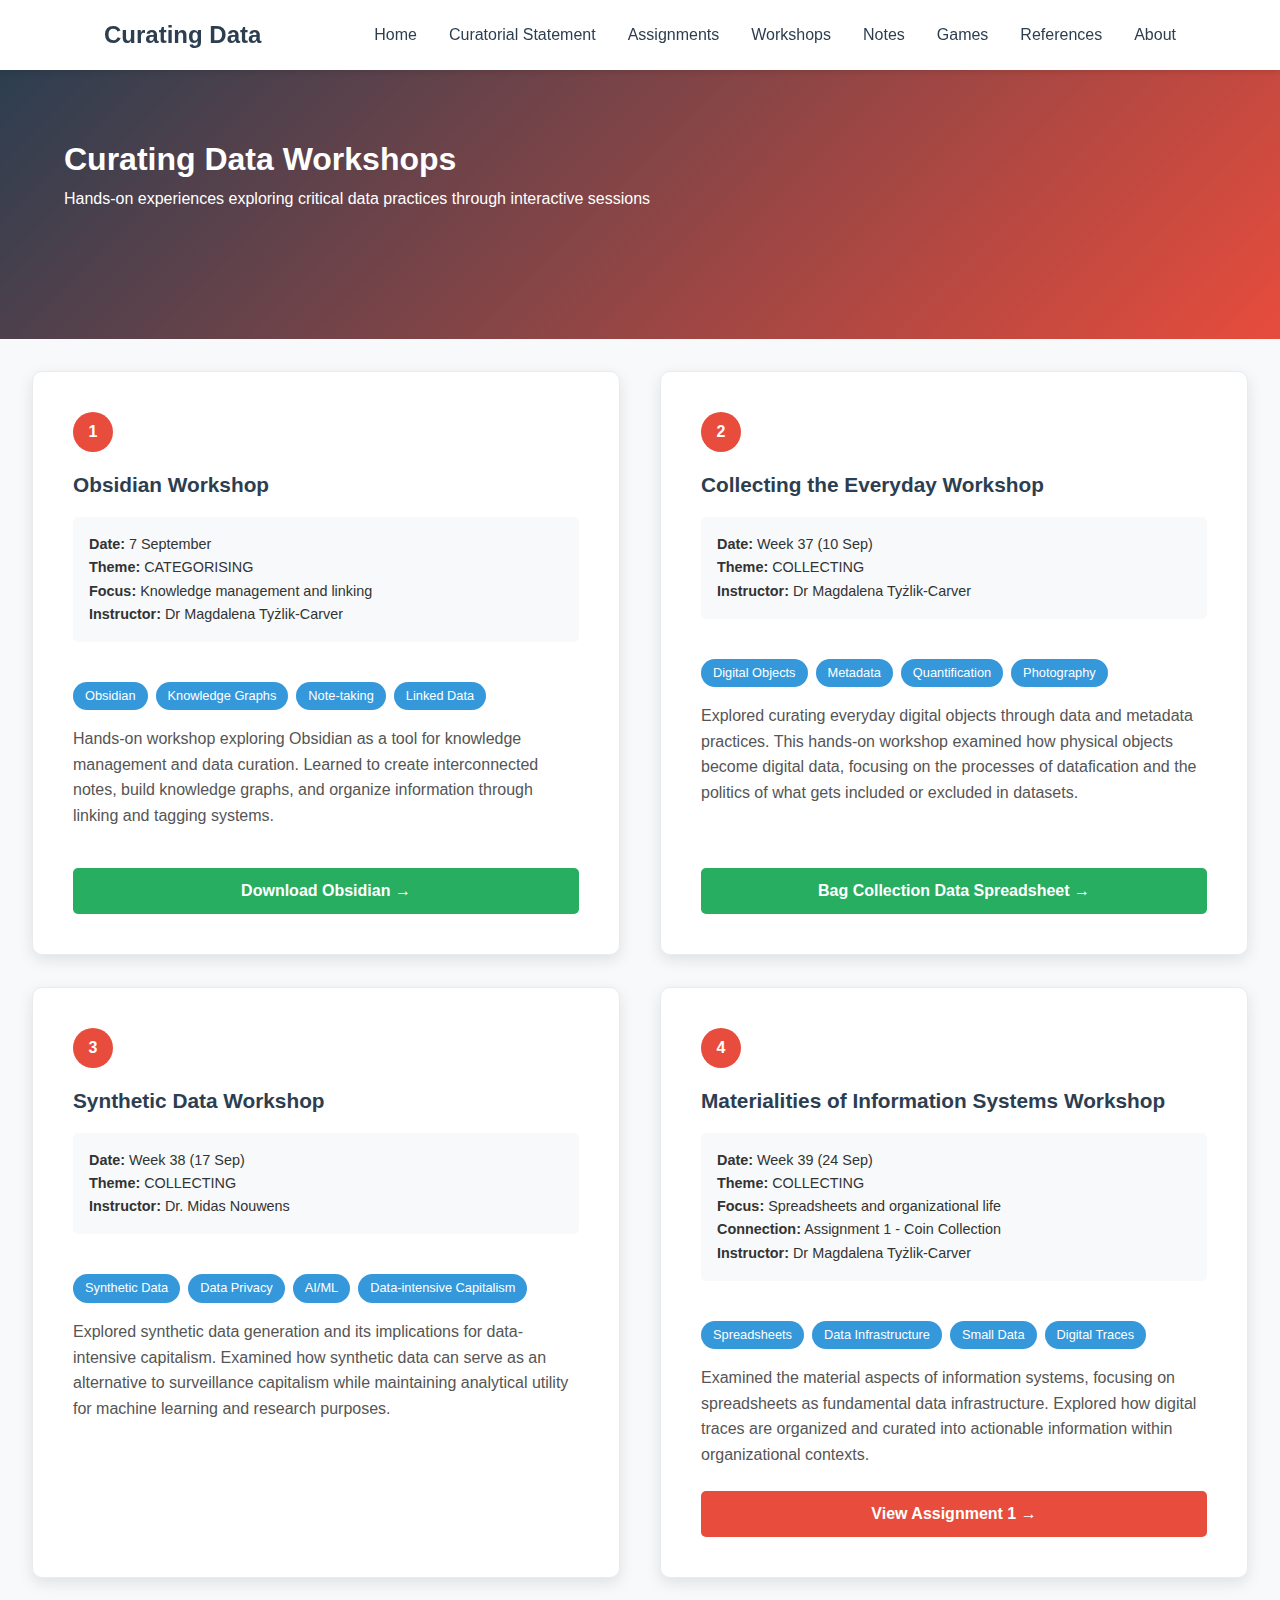
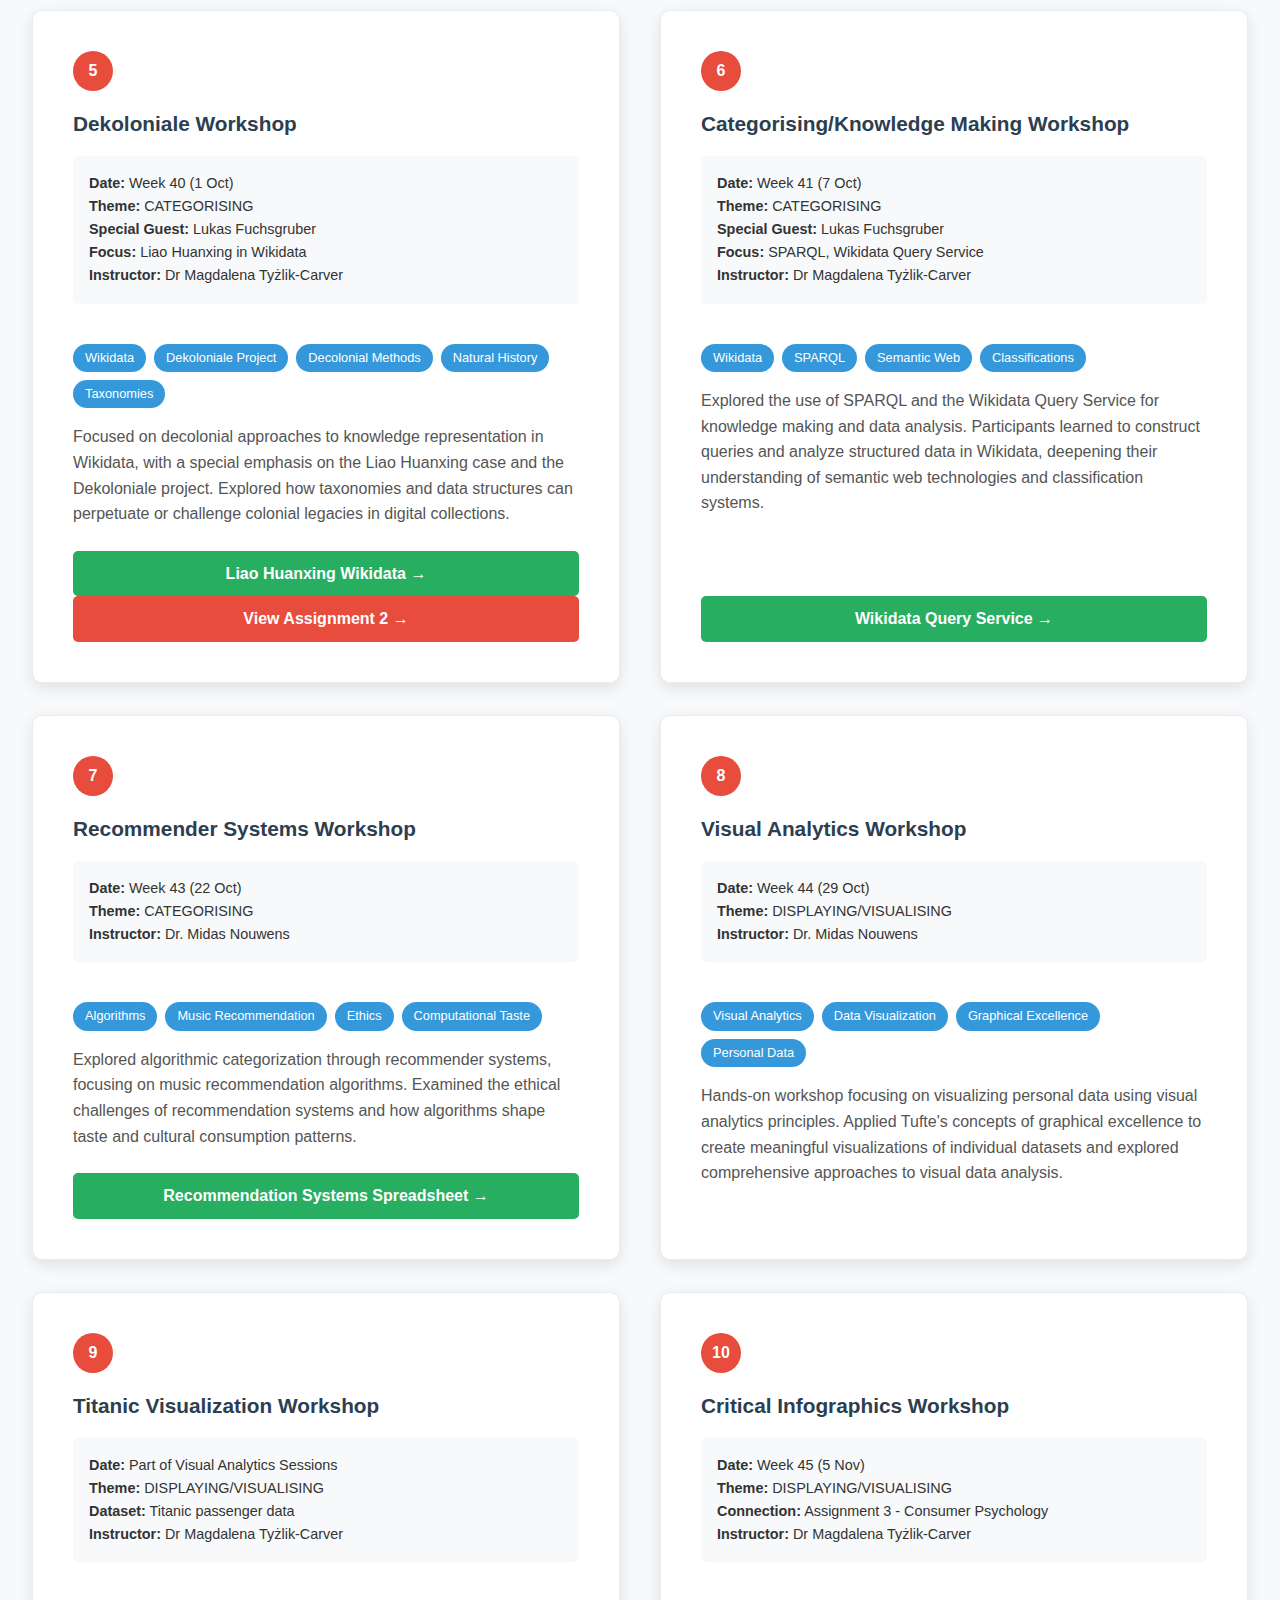
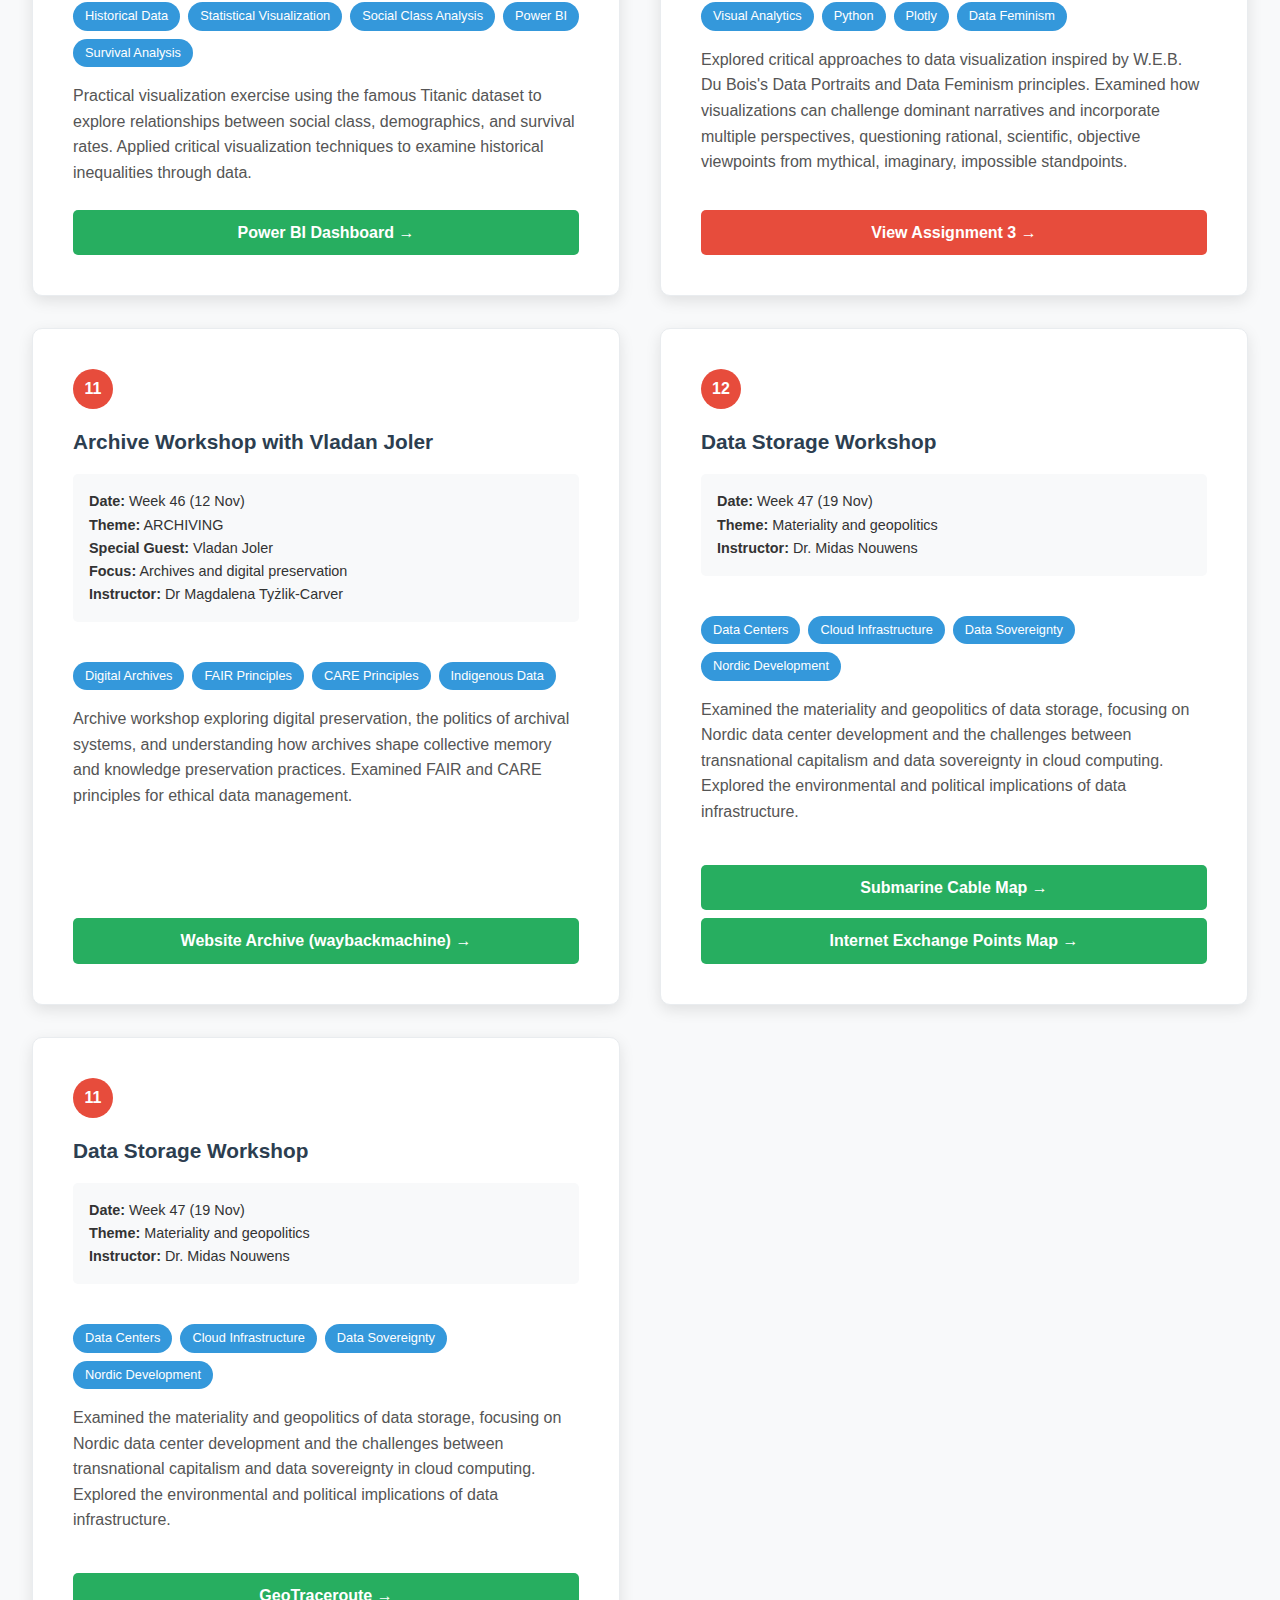
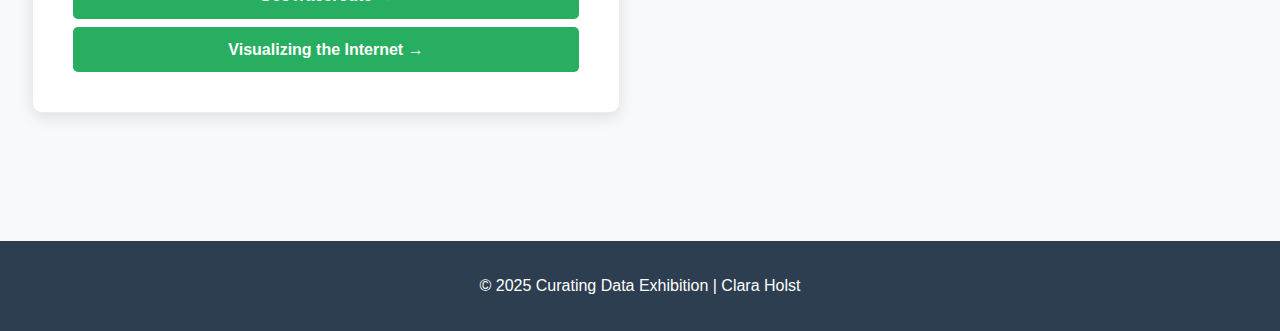
<file: pages/workshops.html>
<!DOCTYPE html>
<html lang="en">
<head>
    <meta charset="UTF-8">
    <meta name="viewport" content="width=device-width, initial-scale=1.0">
    <title>Workshops - Curating Data Exhibition</title>
    <link rel="stylesheet" href="../styles/main.css">
    <style>
        .workshops-header {
            background: linear-gradient(135deg, #2c3e50 0%, #e74c3c 100%);
            color: white;
            padding: 4rem 2rem;
            margin-bottom: 2rem;
        }
        
        .workshops-content {
            max-width: 1400px;
            margin: 0 auto;
            padding: 0 2rem 4rem;
        }
        
        .workshops-grid {
            display: grid;
            grid-template-columns: repeat(2, 1fr);
            gap: 2.5rem;
            margin-top: 2rem;
        }
        
        .workshop-card {
            background: white;
            border-radius: 10px;
            padding: 2.5rem;
            box-shadow: 0 5px 15px rgba(0,0,0,0.1);
            transition: all 0.3s ease;
            border: 1px solid #e9ecef;
            height: 100%;
            display: flex;
            flex-direction: column;
        }
        
        .workshop-card:hover {
            transform: translateY(-5px);
            box-shadow: 0 10px 25px rgba(0,0,0,0.15);
        }
        
        .workshop-number {
            background: #e74c3c;
            color: white;
            width: 40px;
            height: 40px;
            border-radius: 50%;
            display: flex;
            align-items: center;
            justify-content: center;
            font-weight: bold;
            margin-bottom: 1rem;
        }
        
        .workshop-card h3 {
            color: #2c3e50;
            margin-bottom: 1rem;
            font-size: 1.3rem;
        }
        
        .workshop-description {
            color: #555;
            line-height: 1.6;
            margin-bottom: 1.5rem;
            flex-grow: 1;
        }
        
        .workshop-meta {
            background: #f8f9fa;
            padding: 1rem;
            border-radius: 5px;
            margin-bottom: 1.5rem;
            font-size: 0.9rem;
        }
        
        .workshop-objectives {
            background: #e8f4fd;
            padding: 1.5rem;
            border-radius: 8px;
            margin: 1.5rem 0;
            border-left: 4px solid #3498db;
        }
        
        .workshop-objectives h4 {
            color: #2980b9;
            margin-top: 0;
        }
        
        .workshop-objectives ul {
            margin: 0.5rem 0 0 1rem;
        }
        
        .workshop-tools {
            display: flex;
            flex-wrap: wrap;
            gap: 0.5rem;
            margin: 1rem 0;
        }
        
        .tool-tag {
            background: #3498db;
            color: white;
            padding: 4px 12px;
            border-radius: 20px;
            font-size: 0.8rem;
            font-weight: 500;
        }
        
        .workshop-link {
            display: inline-block;
            background: #e74c3c;
            color: white;
            padding: 10px 20px;
            border-radius: 5px;
            text-decoration: none;
            font-weight: 600;
            transition: all 0.3s ease;
            text-align: center;
        }
        
        .workshop-link:hover {
            background: #c0392b;
            transform: translateY(-2px);
        }
        
        .workshop-link.external {
            background: #27ae60;
        }
        
        .workshop-link.external:hover {
            background: #229954;
        }
        
        .status-badge {
            display: inline-block;
            padding: 4px 12px;
            border-radius: 20px;
            font-size: 0.8rem;
            font-weight: 600;
            margin-left: 10px;
        }
        
        .status-complete {
            background: #d4edda;
            color: #155724;
        }
        
        .status-hands-on {
            background: #fff3cd;
            color: #856404;
        }
        
        .workshop-highlight {
            background: linear-gradient(135deg, #f8f9fa 0%, #e9ecef 100%);
            padding: 1.5rem;
            border-radius: 8px;
            margin: 2rem 0;
            border-left: 4px solid #e74c3c;
        }
        
        .workshop-highlight h3 {
            color: #2c3e50;
            margin-top: 0;
        }
        
        @media (max-width: 900px) {
            .workshops-grid {
                grid-template-columns: 1fr;
                gap: 1.5rem;
            }
            
            .workshops-header h1 {
                font-size: 2rem;
            }
            
            .workshop-card {
                padding: 1.5rem;
            }
        }
    </style>
</head>
<body>
    <header>
        <nav>
            <div class="logo">Curating Data</div>
            <ul class="nav-links">
                <li><a href="../index.html">Home</a></li>
                <li><a href="curatorial-statement.html">Curatorial Statement</a></li>
                <li><a href="assignments.html">Assignments</a></li>
                <li><a href="workshops.html" class="active">Workshops</a></li>
                <li><a href="notes.html">Notes</a></li>
                <li><a href="games.html">Games</a></li>
                <li><a href="references.html">References</a></li>
                <li><a href="about.html">About</a></li>
            </ul>
        </nav>
    </header>

    <main>
        <section class="workshops-header">
            <div class="workshops-content">
                <h1>Curating Data Workshops</h1>
                <p>Hands-on experiences exploring critical data practices through interactive sessions</p>
            </div>
        </section>

        <section class="workshops-content">

            <div class="workshops-grid">
                <!-- Obsidian Workshop -->
                <div class="workshop-card">
                    <div class="workshop-number">1</div>
                    <h3>Obsidian Workshop</h3>
                    <div class="workshop-meta">
                        <strong>Date:</strong> 7 September<br>
                        <strong>Theme:</strong> CATEGORISING<br>
                        <strong>Focus:</strong> Knowledge management and linking<br>
                        <strong>Instructor:</strong> Dr Magdalena Tyżlik-Carver
                    </div>
                    <div class="workshop-tools">
                        <span class="tool-tag">Obsidian</span>
                        <span class="tool-tag">Knowledge Graphs</span>
                        <span class="tool-tag">Note-taking</span>
                        <span class="tool-tag">Linked Data</span>
                    </div>
                    <div class="workshop-description">
                        Hands-on workshop exploring Obsidian as a tool for knowledge management and data curation. 
                        Learned to create interconnected notes, build knowledge graphs, and organize information 
                        through linking and tagging systems.
                    </div>
                    <div style="display: flex; flex-direction: column; gap: 0.5rem; margin-top: 1rem;">
                        <a href="https://obsidian.md/download" class="workshop-link external" target="_blank">Download Obsidian →</a>
                    </div>
                </div>
                <!-- Collecting the Everyday Workshop -->
                <div class="workshop-card">
                    <div class="workshop-number">2</div>
                    <h3>Collecting the Everyday Workshop</h3>
                    <div class="workshop-meta">
                        <strong>Date:</strong> Week 37 (10 Sep)<br>
                        <strong>Theme:</strong> COLLECTING<br>
                        <strong>Instructor:</strong> Dr Magdalena Tyżlik-Carver
                    </div>
                    <div class="workshop-tools">
                        <span class="tool-tag">Digital Objects</span>
                        <span class="tool-tag">Metadata</span>
                        <span class="tool-tag">Quantification</span>
                        <span class="tool-tag">Photography</span>
                    </div>
                    <div class="workshop-description">
                        Explored curating everyday digital objects through data and metadata practices. 
                        This hands-on workshop examined how physical objects become digital data, 
                        focusing on the processes of datafication and the politics of what gets included or excluded in datasets.
                    </div>
                    <a href="https://docs.google.com/spreadsheets/d/1JMmGTsjAlckzuSq4F0EI7MiOGu5YUsG84EahcJUwv1Y/edit?usp=sharing" class="workshop-link external" target="_blank">
                        Bag Collection Data Spreadsheet →
                    </a>
                </div>
            </div>

            <div class="workshops-grid">
                <!-- Synthetic Data Workshop -->
                <div class="workshop-card">
                    <div class="workshop-number">3</div>
                    <h3>Synthetic Data Workshop</h3>
                    <div class="workshop-meta">
                        <strong>Date:</strong> Week 38 (17 Sep)<br>
                        <strong>Theme:</strong> COLLECTING<br>
                        <strong>Instructor:</strong> Dr. Midas Nouwens
                    </div>
                    <div class="workshop-tools">
                        <span class="tool-tag">Synthetic Data</span>
                        <span class="tool-tag">Data Privacy</span>
                        <span class="tool-tag">AI/ML</span>
                        <span class="tool-tag">Data-intensive Capitalism</span>
                    </div>
                    <div class="workshop-description">
                        Explored synthetic data generation and its implications for data-intensive capitalism. 
                        Examined how synthetic data can serve as an alternative to surveillance capitalism 
                        while maintaining analytical utility for machine learning and research purposes.
                    </div>
                </div>
                <!-- Materialities of Information Systems Workshop -->
                <div class="workshop-card">
                    <div class="workshop-number">4</div>
                    <h3>Materialities of Information Systems Workshop</h3>
                    <div class="workshop-meta">
                        <strong>Date:</strong> Week 39 (24 Sep)<br>
                        <strong>Theme:</strong> COLLECTING<br>
                        <strong>Focus:</strong> Spreadsheets and organizational life<br>
                        <strong>Connection:</strong> Assignment 1 - Coin Collection<br>
                        <strong>Instructor:</strong> Dr Magdalena Tyżlik-Carver
                    </div>
                    <div class="workshop-tools">
                        <span class="tool-tag">Spreadsheets</span>
                        <span class="tool-tag">Data Infrastructure</span>
                        <span class="tool-tag">Small Data</span>
                        <span class="tool-tag">Digital Traces</span>
                    </div>
                    <div class="workshop-description">
                        Examined the material aspects of information systems, focusing on spreadsheets as 
                        fundamental data infrastructure. Explored how digital traces are organized and 
                        curated into actionable information within organizational contexts.
                    </div>
                    <a href="assignments/assignment1.html" class="workshop-link">
                        View Assignment 1 →
                    </a>
                </div>
            </div>


            <div class="workshops-grid">
                <!-- Dekoloniale Workshop -->
                <div class="workshop-card">
                    <div class="workshop-number">5</div>
                    <h3>Dekoloniale Workshop</h3>
                    <div class="workshop-meta">
                        <strong>Date:</strong> Week 40 (1 Oct)<br>
                        <strong>Theme:</strong> CATEGORISING<br>
                        <strong>Special Guest:</strong> Lukas Fuchsgruber<br>
                        <strong>Focus:</strong> Liao Huanxing in Wikidata<br>
                        <strong>Instructor:</strong> Dr Magdalena Tyżlik-Carver
                    </div>
                    <div class="workshop-tools">
                        <span class="tool-tag">Wikidata</span>
                        <span class="tool-tag">Dekoloniale Project</span>
                        <span class="tool-tag">Decolonial Methods</span>
                        <span class="tool-tag">Natural History</span>
                        <span class="tool-tag">Taxonomies</span>
                    </div>
                    <div class="workshop-description">
                        Focused on decolonial approaches to knowledge representation in Wikidata, with a special emphasis on the Liao Huanxing case and the Dekoloniale project. Explored how taxonomies and data structures can perpetuate or challenge colonial legacies in digital collections.
                    </div>
                    <a href="https://www.wikidata.org/wiki/Q136450200" class="workshop-link external" target="_blank">
                        Liao Huanxing Wikidata →
                    </a>
                    <a href="assignments/assignment2.html" class="workshop-link">
                        View Assignment 2 →
                    </a>
                </div>
                <!-- Categorising/Knowledge Making Workshop -->
                <div class="workshop-card">
                    <div class="workshop-number">6</div>
                    <h3>Categorising/Knowledge Making Workshop</h3>
                    <div class="workshop-meta">
                        <strong>Date:</strong> Week 41 (7 Oct)<br>
                        <strong>Theme:</strong> CATEGORISING<br>
                        <strong>Special Guest:</strong> Lukas Fuchsgruber<br>
                        <strong>Focus:</strong> SPARQL, Wikidata Query Service<br>
                        <strong>Instructor:</strong> Dr Magdalena Tyżlik-Carver
                    </div>
                    <div class="workshop-tools">
                        <span class="tool-tag">Wikidata</span>
                        <span class="tool-tag">SPARQL</span>
                        <span class="tool-tag">Semantic Web</span>
                        <span class="tool-tag">Classifications</span>
                    </div>
                    <div class="workshop-description">
                        Explored the use of SPARQL and the Wikidata Query Service for knowledge making and data analysis. Participants learned to construct queries and analyze structured data in Wikidata, deepening their understanding of semantic web technologies and classification systems.
                    </div>
                    <a href="https://query.wikidata.org/" class="workshop-link external" target="_blank">
                        Wikidata Query Service →
                    </a>
                </div>
            </div>


            <div class="workshops-grid">
                <!-- Recommender Systems Workshop -->
                <div class="workshop-card">
                    <div class="workshop-number">7</div>
                    <h3>Recommender Systems Workshop</h3>
                    <div class="workshop-meta">
                        <strong>Date:</strong> Week 43 (22 Oct)<br>
                        <strong>Theme:</strong> CATEGORISING<br>
                        <strong>Instructor:</strong> Dr. Midas Nouwens
                    </div>
                    <div class="workshop-tools">
                        <span class="tool-tag">Algorithms</span>
                        <span class="tool-tag">Music Recommendation</span>
                        <span class="tool-tag">Ethics</span>
                        <span class="tool-tag">Computational Taste</span>
                    </div>
                    <div class="workshop-description">
                        Explored algorithmic categorization through recommender systems, focusing on music recommendation 
                        algorithms. Examined the ethical challenges of recommendation systems and how algorithms 
                        shape taste and cultural consumption patterns.
                    </div>
                    <a href="https://docs.google.com/spreadsheets/d/1S3nJaaTlp2oRCu3U37zr2vXhybvguZvG2ixdXiH6Y48/edit?usp=sharing" class="workshop-link external" target="_blank">
                        Recommendation Systems Spreadsheet →
                    </a>
                </div>
                <!-- Visual Analytics Workshop -->
                <div class="workshop-card">
                    <div class="workshop-number">8</div>
                    <h3>Visual Analytics Workshop</h3>
                    <div class="workshop-meta">
                        <strong>Date:</strong> Week 44 (29 Oct)<br>
                        <strong>Theme:</strong> DISPLAYING/VISUALISING<br>
                        <strong>Instructor:</strong> Dr. Midas Nouwens
                    </div>
                    <div class="workshop-tools">
                        <span class="tool-tag">Visual Analytics</span>
                        <span class="tool-tag">Data Visualization</span>
                        <span class="tool-tag">Graphical Excellence</span>
                        <span class="tool-tag">Personal Data</span>
                    </div>
                    <div class="workshop-description">
                        Hands-on workshop focusing on visualizing personal data using visual analytics principles. 
                        Applied Tufte's concepts of graphical excellence to create meaningful visualizations 
                        of individual datasets and explored comprehensive approaches to visual data analysis.
                    </div>
                </div>
            </div>


            <div class="workshops-grid">
                <!-- Titanic Visualization Workshop -->
                <div class="workshop-card">
                    <div class="workshop-number">9</div>
                    <h3>Titanic Visualization Workshop</h3>
                    <div class="workshop-meta">
                        <strong>Date:</strong> Part of Visual Analytics Sessions<br>
                        <strong>Theme:</strong> DISPLAYING/VISUALISING<br>
                        <strong>Dataset:</strong> Titanic passenger data<br>
                        <strong>Instructor:</strong> Dr Magdalena Tyżlik-Carver
                    </div>
                    <div class="workshop-tools">
                        <span class="tool-tag">Historical Data</span>
                        <span class="tool-tag">Statistical Visualization</span>
                        <span class="tool-tag">Social Class Analysis</span>
                        <span class="tool-tag">Power BI</span>
                        <span class="tool-tag">Survival Analysis</span>
                    </div>
                    <div class="workshop-description">
                        Practical visualization exercise using the famous Titanic dataset to explore 
                        relationships between social class, demographics, and survival rates. Applied 
                        critical visualization techniques to examine historical inequalities through data.
                    </div>
                    <a href="https://app.powerbi.com/groups/me/reports/ddec4d60-0fe1-4786-9a87-3448045993de/f31677364241d7a4470c?experience=power-bi&clientSideAuth=0" 
                           class="workshop-link external" target="_blank">
                            Power BI Dashboard →
                        </a>
                </div>
                <!-- Critical Infographics Workshop -->
                <div class="workshop-card">
                    <div class="workshop-number">10</div>
                    <h3>Critical Infographics Workshop</h3>
                    <div class="workshop-meta">
                        <strong>Date:</strong> Week 45 (5 Nov)<br>
                        <strong>Theme:</strong> DISPLAYING/VISUALISING<br>
                        <strong>Connection:</strong> Assignment 3 - Consumer Psychology<br>
                        <strong>Instructor:</strong> Dr Magdalena Tyżlik-Carver
                    </div>
                    <div class="workshop-tools">
                        <span class="tool-tag">Visual Analytics</span>
                        <span class="tool-tag">Python</span>
                        <span class="tool-tag">Plotly</span>
                        <span class="tool-tag">Data Feminism</span>
                    </div>
                    <div class="workshop-description">
                        Explored critical approaches to data visualization inspired by W.E.B. Du Bois's Data Portraits and Data Feminism principles. 
                        Examined how visualizations can challenge dominant narratives and incorporate multiple perspectives, 
                        questioning rational, scientific, objective viewpoints from mythical, imaginary, impossible standpoints.
                    </div>
                    <div>
                        <a href="assignments/assignment3.html" class="workshop-link" style="display:block;width:100%;box-sizing:border-box;">
                            View Assignment 3 →
                        </a>
                    </div>
                </div>
            </div>


            <div class="workshops-grid">
                <!-- Archive Workshop with Vladan Joler -->
                <div class="workshop-card">
                    <div class="workshop-number">11</div>
                    <h3>Archive Workshop with Vladan Joler</h3>
                    <div class="workshop-meta">
                        <strong>Date:</strong> Week 46 (12 Nov)<br>
                        <strong>Theme:</strong> ARCHIVING<br>
                        <strong>Special Guest:</strong> Vladan Joler<br>
                        <strong>Focus:</strong> Archives and digital preservation<br>
                        <strong>Instructor:</strong> Dr Magdalena Tyżlik-Carver
                    </div>
                    <div class="workshop-tools">
                        <span class="tool-tag">Digital Archives</span>
                        <span class="tool-tag">FAIR Principles</span>
                        <span class="tool-tag">CARE Principles</span>
                        <span class="tool-tag">Indigenous Data</span>
                    </div>
                    <div class="workshop-description">
                        Archive workshop exploring digital preservation, the politics of archival systems, 
                        and understanding how archives shape collective memory and knowledge preservation practices. 
                        Examined FAIR and CARE principles for ethical data management.
                    </div>
                    <div style="display: flex; flex-direction: column; gap: 0.5rem; margin-top: 1rem;">
                        <a href="http://waybackmachine.com" class="workshop-link external" target="_blank">Website Archive (waybackmachine) →</a>
                    </div>
                </div>
                <!-- Data Storage Workshop -->
                <div class="workshop-card">
                    <div class="workshop-number">12</div>
                    <h3>Data Storage Workshop</h3>
                    <div class="workshop-meta">
                        <strong>Date:</strong> Week 47 (19 Nov)<br>
                        <strong>Theme:</strong> Materiality and geopolitics<br>
                        <strong>Instructor:</strong> Dr. Midas Nouwens
                    </div>
                    <div class="workshop-tools">
                        <span class="tool-tag">Data Centers</span>
                        <span class="tool-tag">Cloud Infrastructure</span>
                        <span class="tool-tag">Data Sovereignty</span>
                        <span class="tool-tag">Nordic Development</span>
                    </div>
                    <div class="workshop-description">
                        Examined the materiality and geopolitics of data storage, focusing on Nordic data center development 
                        and the challenges between transnational capitalism and data sovereignty in cloud computing. 
                        Explored the environmental and political implications of data infrastructure.
                    </div>
                    <div style="display: flex; flex-direction: column; gap: 0.5rem; margin-top: 1rem;">
                        <a href="https://www.submarinecablemap.com/" class="workshop-link external" target="_blank">Submarine Cable Map →</a>
                        <a href="https://www.datacentermap.com/ixp/" class="workshop-link external" target="_blank">Internet Exchange Points Map →</a>
                    </div>
                </div>
            </div>

            <div class="workshops-grid">
                <!-- Data Storage Workshop -->
                <div class="workshop-card">
                    <div class="workshop-number">11</div>
                    <h3>Data Storage Workshop</h3>
                    
                    <div class="workshop-meta">
                        <strong>Date:</strong> Week 47 (19 Nov)<br>
                        <strong>Theme:</strong> Materiality and geopolitics<br>
                        <strong>Instructor:</strong> Dr. Midas Nouwens
                    </div>
                    
                    <div class="workshop-tools">
                        <span class="tool-tag">Data Centers</span>
                        <span class="tool-tag">Cloud Infrastructure</span>
                        <span class="tool-tag">Data Sovereignty</span>
                        <span class="tool-tag">Nordic Development</span>
                    </div>
                    
                    <div class="workshop-description">
                        Examined the materiality and geopolitics of data storage, focusing on Nordic data center development 
                        and the challenges between transnational capitalism and data sovereignty in cloud computing. 
                        Explored the environmental and political implications of data infrastructure.
                    </div>

                    <div style="display: flex; flex-direction: column; gap: 0.5rem; margin-top: 1rem;">
                        <a href="https://geotraceroute.com/" class="workshop-link external" target="_blank">GeoTraceroute →</a>
                        <a href="https://visualizingtheinternet.com/?view=story" class="workshop-link external" target="_blank">Visualizing the Internet →</a>
                    </div>
                </div>
            </div>
        </section>
    </main>

    <footer>
        <p>&copy; 2025 Curating Data Exhibition | Clara Holst</p>
    </footer>
</body>
</html>
</file>
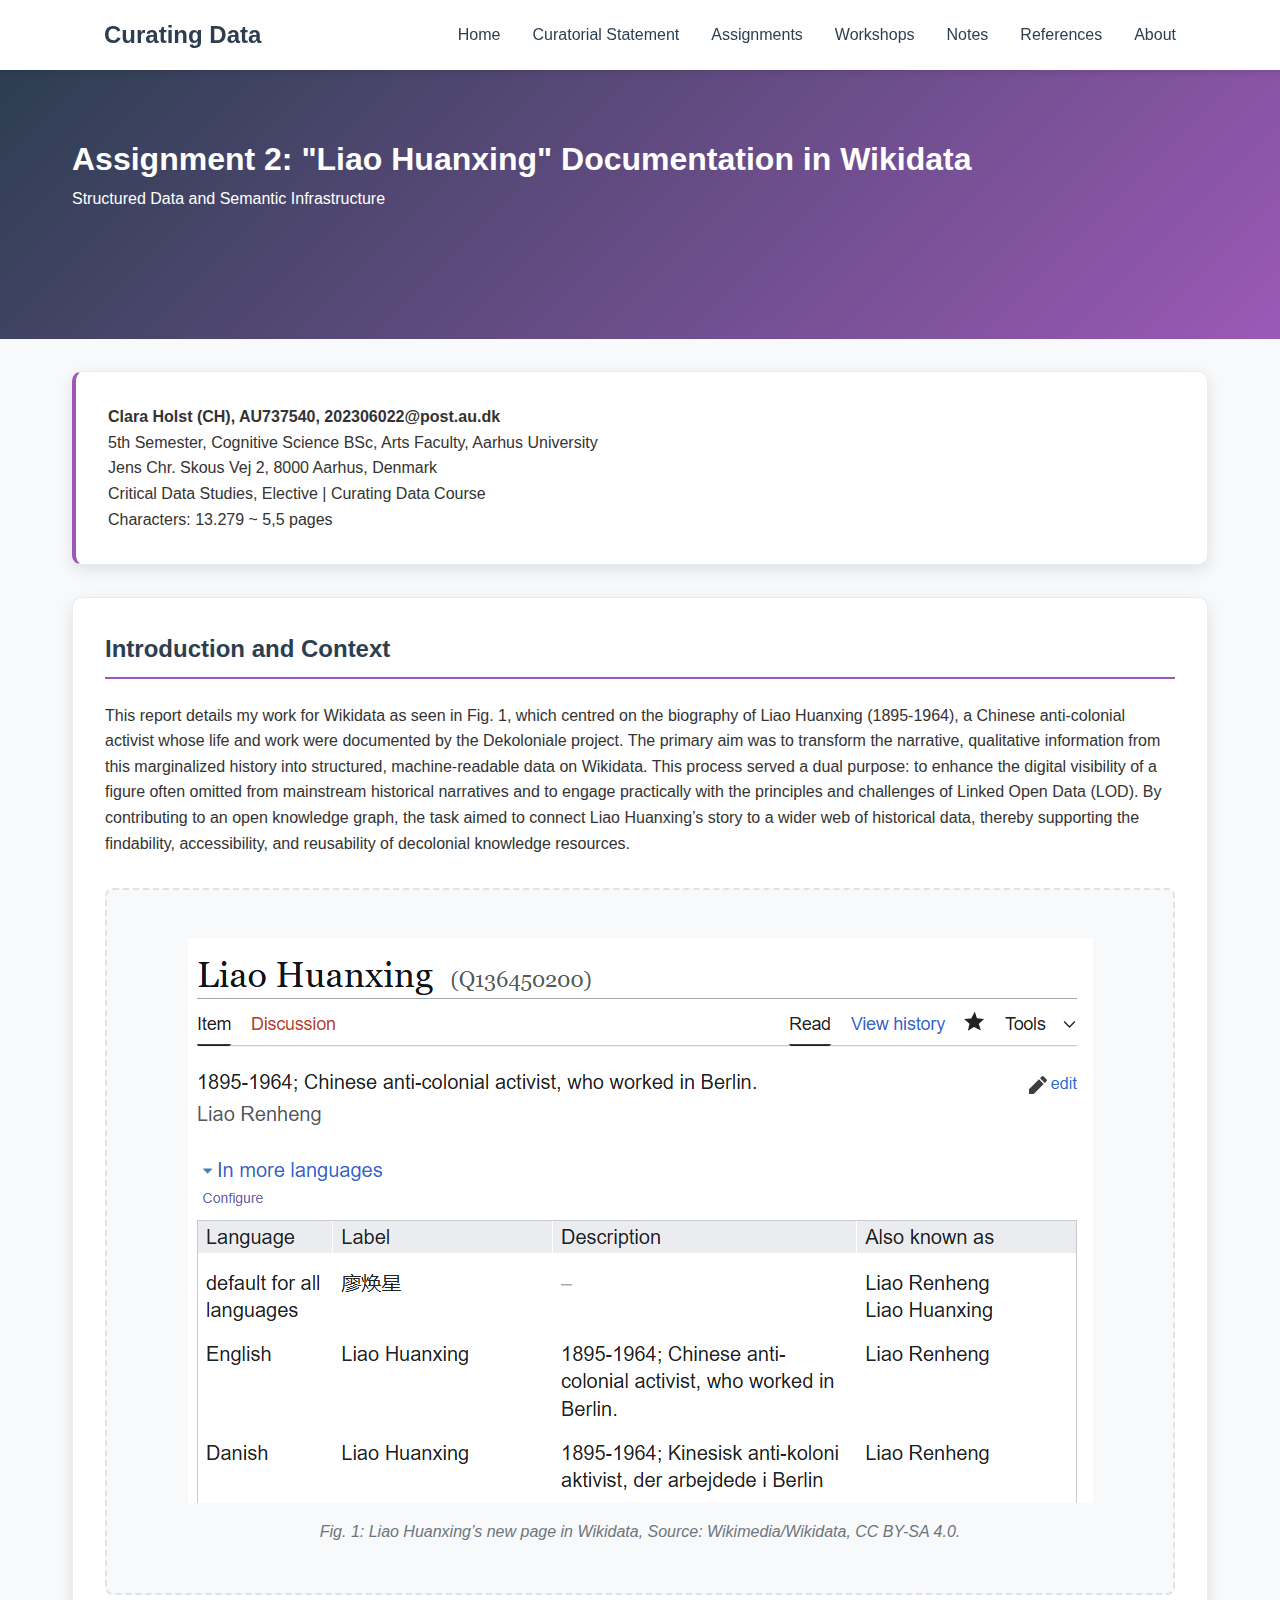
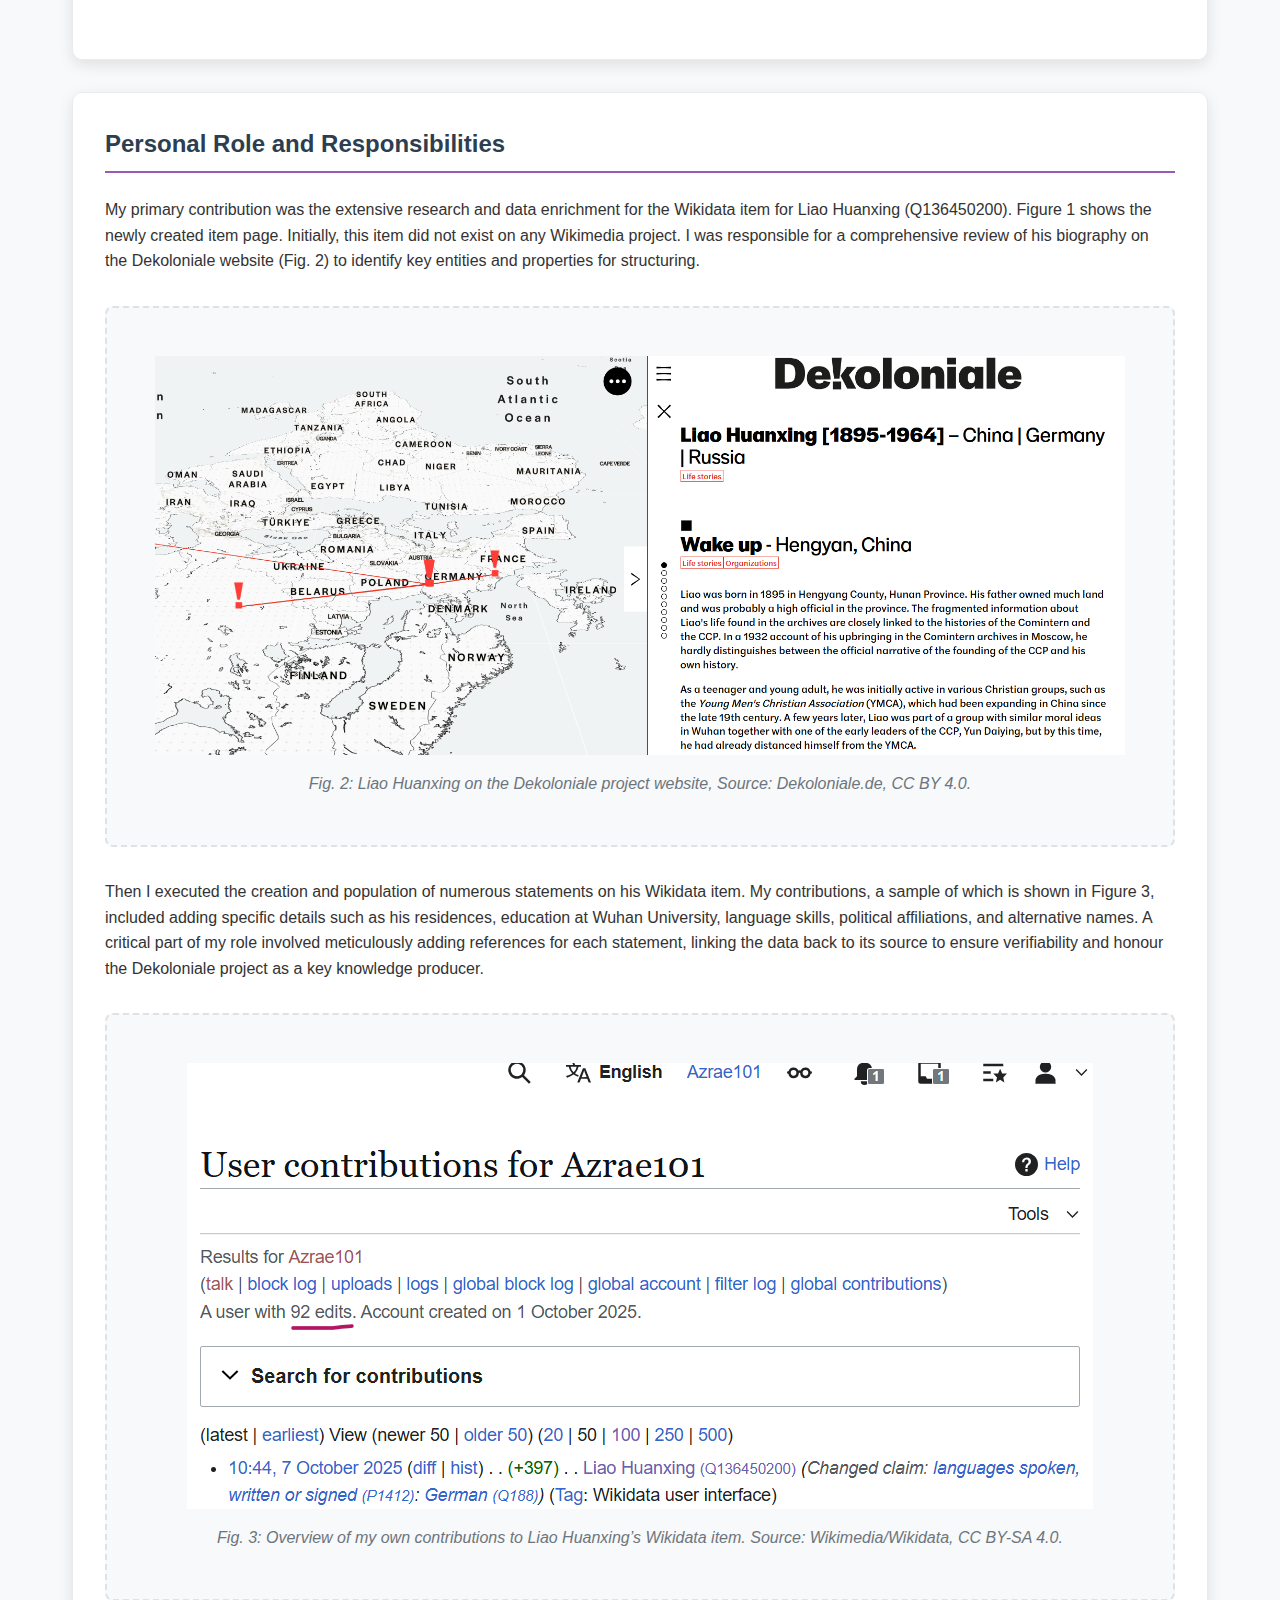
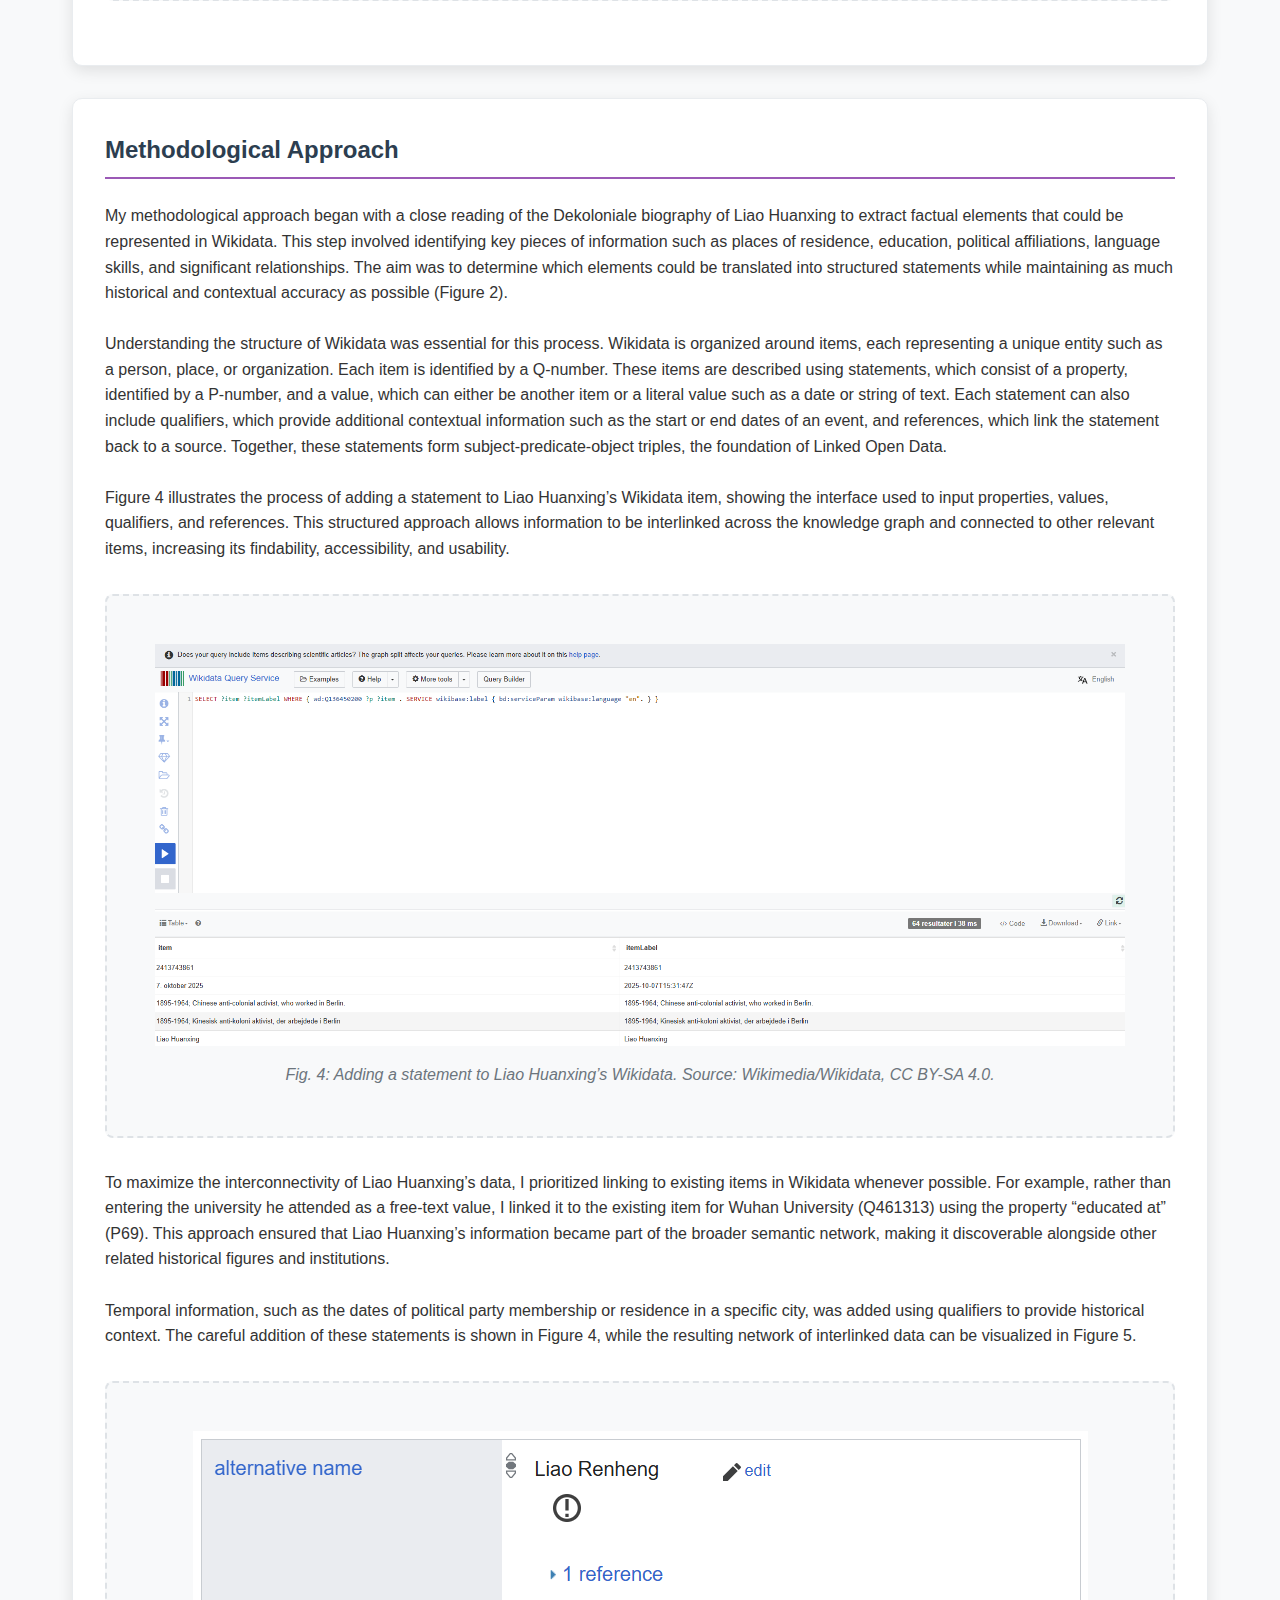
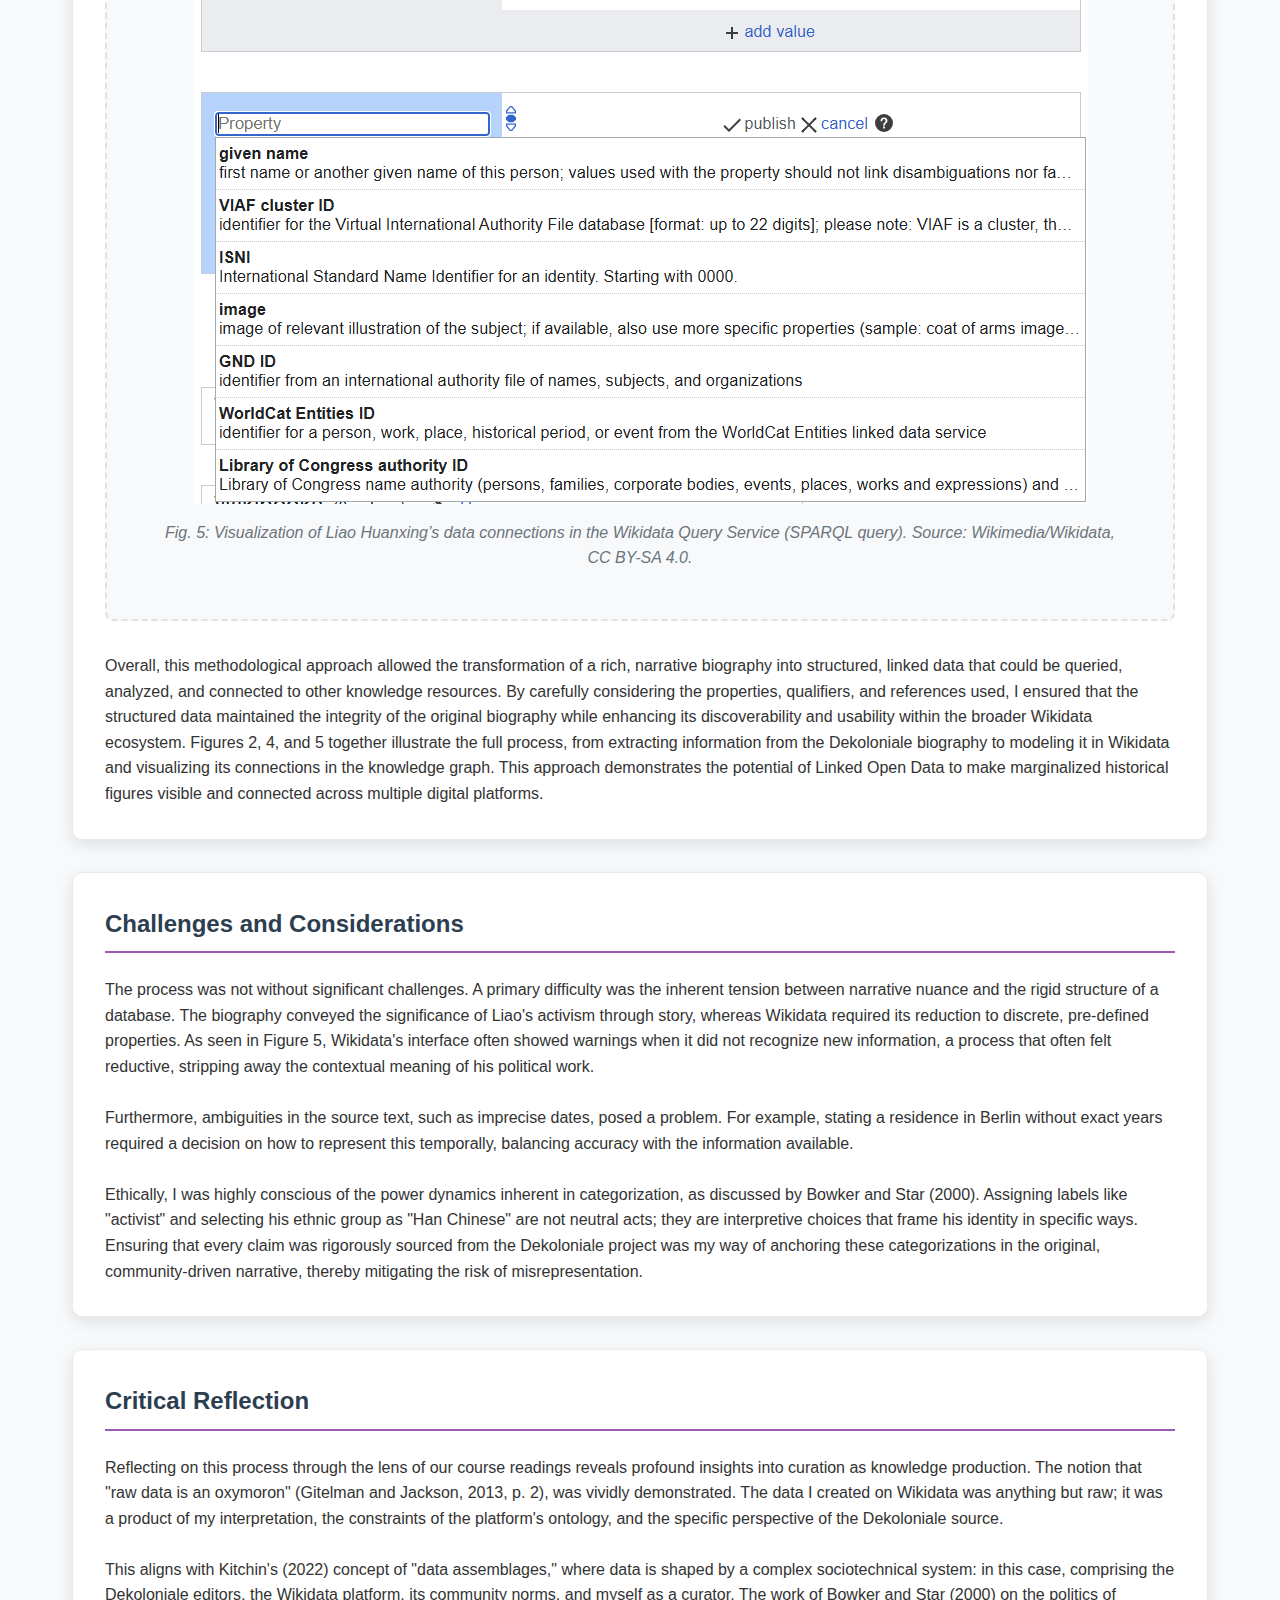
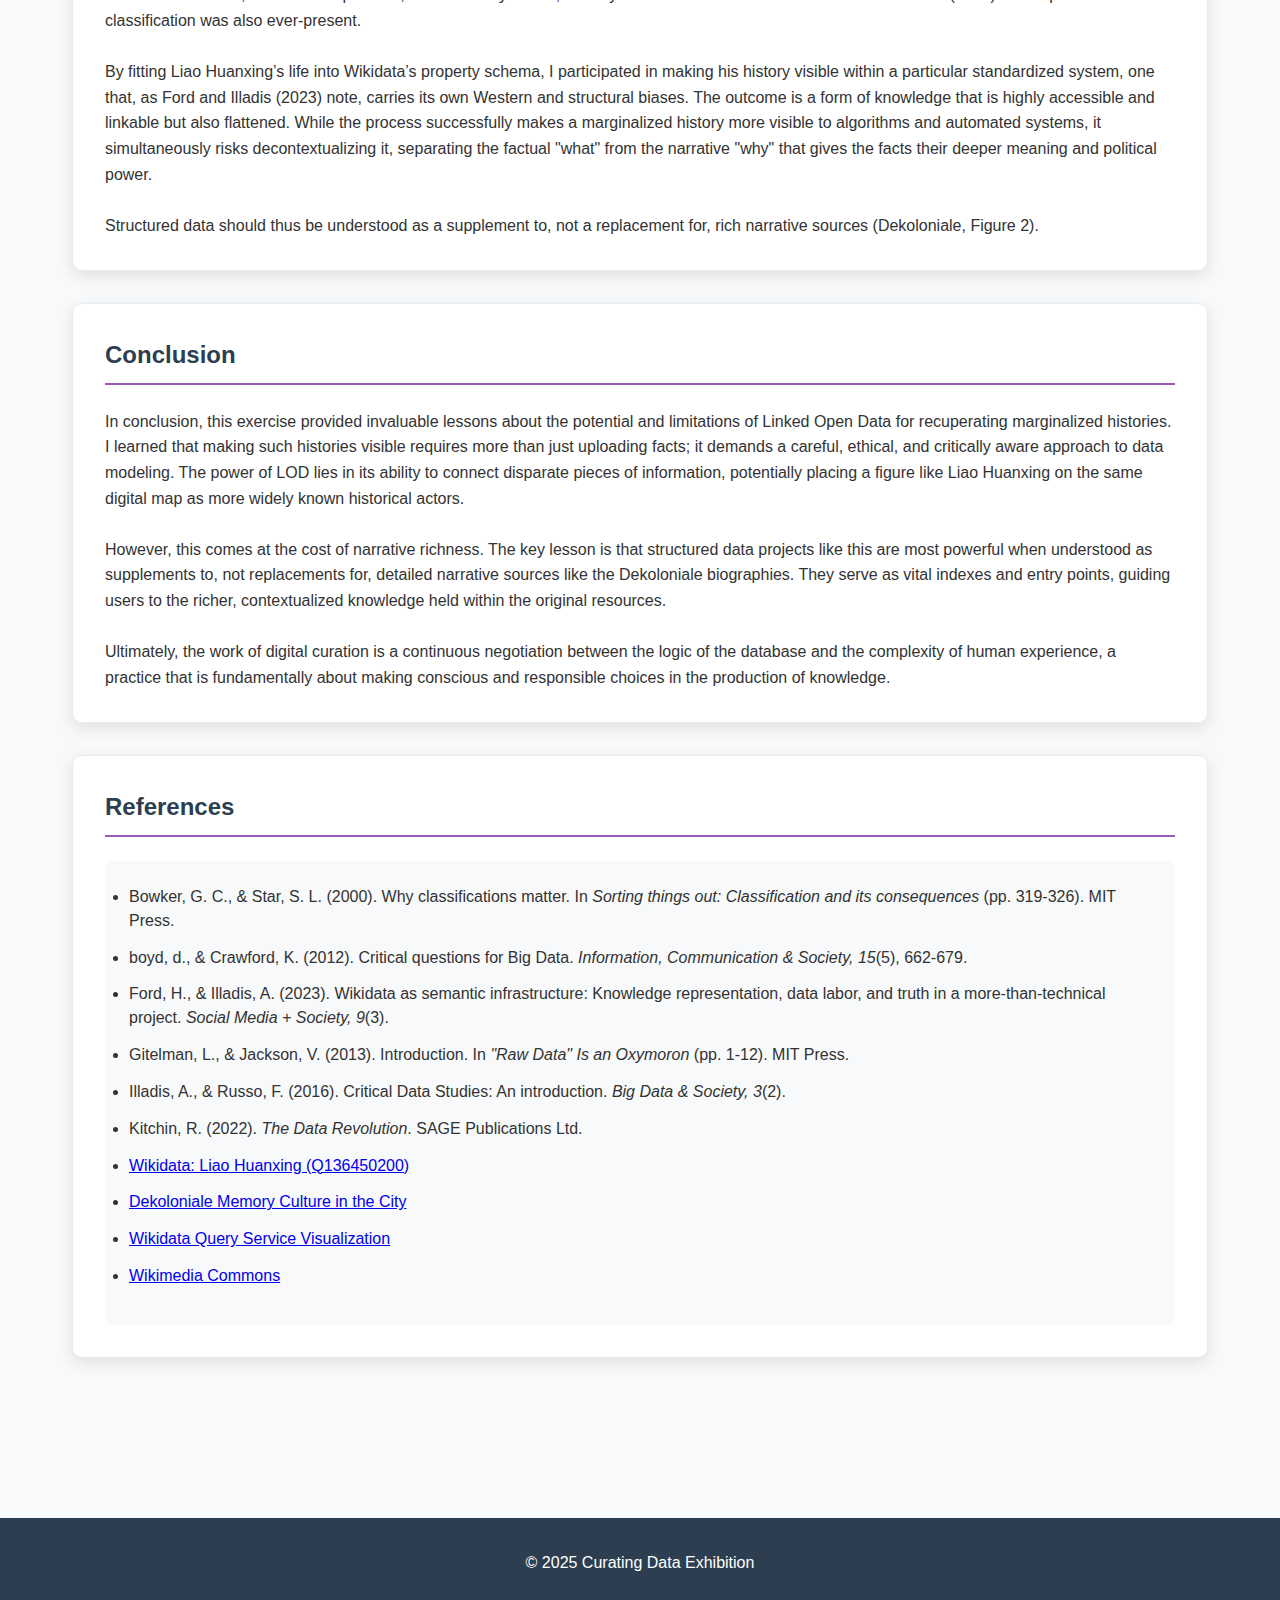
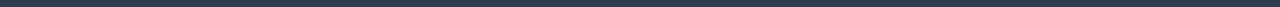
<file: pages/assignments/assignment2.html>
<!DOCTYPE html>
<html lang="en">
<head>
    <meta charset="UTF-8">
    <meta name="viewport" content="width=device-width, initial-scale=1.0">
    <title>Assignment 2: Liao Huanxing - Curating Data Exhibition</title>
    <link rel="stylesheet" href="../../styles/main.css">
    <style>
        .assignment-header {
            background: linear-gradient(135deg, #2c3e50 0%, #9b59b6 100%);
            color: white;
            padding: 4rem 2rem;
            margin-bottom: 2rem;
        }
        
        .assignment-content {
            max-width: 1200px;
            margin: 0 auto;
            padding: 0 2rem 4rem;
        }
        
        .author-info {
            background: white;
            border-radius: 10px;
            padding: 2rem;
            box-shadow: 0 5px 15px rgba(0,0,0,0.1);
            border: 1px solid #e9ecef;
            margin-bottom: 2rem;
            border-left: 4px solid #9b59b6;
        }
        
        .section {
            background: white;
            border-radius: 10px;
            padding: 2rem;
            box-shadow: 0 5px 15px rgba(0,0,0,0.1);
            border: 1px solid #e9ecef;
            margin-bottom: 2rem;
            transition: all 0.3s ease;
        }
        
        .section:hover {
            transform: translateY(-2px);
            box-shadow: 0 8px 20px rgba(0,0,0,0.12);
        }
        
        .section h2 {
            color: #2c3e50;
            border-bottom: 2px solid #9b59b6;
            padding-bottom: 0.5rem;
            margin-bottom: 1.5rem;
            font-size: 1.5rem;
        }
        
        .reference-list {
            background: #f8f9fa;
            padding: 1.5rem;
            border-radius: 8px;
            margin-top: 1rem;
        }
        
        .reference-list li {
            margin-bottom: 0.8rem;
            line-height: 1.5;
        }
        
        .image-placeholder {
            background: #f8f9fa;
            border: 2px dashed #dee2e6;
            border-radius: 8px;
            padding: 3rem;
            text-align: center;
            margin: 2rem 0;
            color: #6c757d;
        }
        
        .image-placeholder img {
            max-width: 100%;
            height: auto;
            display: block;
            margin: 0 auto 1rem;
        }
        
        figcaption {
            font-style: italic;
            color: #6c757d;
            text-align: center;
            margin-top: 0.5rem;
            font-size: 0.9rem;
        }
        
        .status-badge {
            display: inline-block;
            padding: 4px 12px;
            border-radius: 20px;
            font-size: 0.8rem;
            font-weight: 600;
            margin-left: 10px;
        }
        
        .status-complete {
            background: #d4edda;
            color: #155724;
        }
        
        @media (max-width: 768px) {
            .assignment-header {
                padding: 3rem 1rem;
            }
            
            .assignment-content {
                padding: 0 1rem 3rem;
            }
            
            .section, .author-info {
                padding: 1.5rem;
            }
        }
    </style>
</head>
<body>
    <header>
        <nav>
            <div class="logo">Curating Data</div>
            <ul class="nav-links">
                <li><a href="../../index.html">Home</a></li>
                <li><a href="../curatorial-statement.html">Curatorial Statement</a></li>
                <li><a href="../assignments.html">Assignments</a></li>
                <li><a href="../workshops.html">Workshops</a></li>
                <li><a href="../notes.html">Notes</a></li>
                <li><a href="../references.html">References</a></li>
                <li><a href="../about.html">About</a></li>
            </ul>
        </nav>
    </header>

    <main>
        <section class="assignment-header">
            <div class="assignment-content">
                <h1>Assignment 2: "Liao Huanxing" Documentation in Wikidata</h1>
                <p>Structured Data and Semantic Infrastructure</p>
            </div>
        </section>

        <article class="assignment-content">
            <div class="author-info">
                <p><strong>Clara Holst (CH), AU737540, 202306022@post.au.dk</strong></p>
                <p>5th Semester, Cognitive Science BSc, Arts Faculty, Aarhus University</p>
                <p>Jens Chr. Skous Vej 2, 8000 Aarhus, Denmark</p>
                <p>Critical Data Studies, Elective | Curating Data Course</p>
                <p>Characters: 13.279 ~ 5,5 pages</p>
            </div>

            <div class="section">
                <h2>Introduction and Context</h2>
                <p>This report details my work for Wikidata as seen in Fig. 1, which centred on the biography of Liao Huanxing (1895-1964), a Chinese anti-colonial activist whose life and work were documented by the Dekoloniale project. The primary aim was to transform the narrative, qualitative information from this marginalized history into structured, machine-readable data on Wikidata. This process served a dual purpose: to enhance the digital visibility of a figure often omitted from mainstream historical narratives and to engage practically with the principles and challenges of Linked Open Data (LOD). By contributing to an open knowledge graph, the task aimed to connect Liao Huanxing’s story to a wider web of historical data, thereby supporting the findability, accessibility, and reusability of decolonial knowledge resources.</p>

                <div class="image-placeholder">
                    <img src="../../assets/images/figure1.png" alt="Figure 1" class="profile-image">
                    <p><em>Fig. 1: Liao Huanxing’s new page in Wikidata, Source: Wikimedia/Wikidata, CC BY-SA 4.0.</em></p>
                </div>
            </div>

            <div class="section">
                <h2>Personal Role and Responsibilities</h2>
                <p>My primary contribution was the extensive research and data enrichment for the Wikidata item for Liao Huanxing (Q136450200). Figure 1 shows the newly created item page. Initially, this item did not exist on any Wikimedia project. I was responsible for a comprehensive review of his biography on the Dekoloniale website (Fig. 2) to identify key entities and properties for structuring.</p>

                <div class="image-placeholder">
                    <img src="../../assets/images/figure2.png" alt="Figure 2" class="profile-image">
                    <p><em>Fig. 2: Liao Huanxing on the Dekoloniale project website, Source: Dekoloniale.de, CC BY 4.0.</em></p>
                </div>

                <p>Then I executed the creation and population of numerous statements on his Wikidata item. My contributions, a sample of which is shown in Figure 3, included adding specific details such as his residences, education at Wuhan University, language skills, political affiliations, and alternative names. A critical part of my role involved meticulously adding references for each statement, linking the data back to its source to ensure verifiability and honour the Dekoloniale project as a key knowledge producer.</p>

                <div class="image-placeholder">
                    <img src="../../assets/images/figure3.png" alt="Figure 3" class="profile-image">
                    <p><em>Fig. 3: Overview of my own contributions to Liao Huanxing’s Wikidata item. Source: Wikimedia/Wikidata, CC BY-SA 4.0.</em></p>
                </div>
            </div>

            <div class="section">
                <h2>Methodological Approach</h2>
                <p>My methodological approach began with a close reading of the Dekoloniale biography of Liao Huanxing to extract factual elements that could be represented in Wikidata. This step involved identifying key pieces of information such as places of residence, education, political affiliations, language skills, and significant relationships. The aim was to determine which elements could be translated into structured statements while maintaining as much historical and contextual accuracy as possible (Figure 2).</p>
                <br>
                <p>Understanding the structure of Wikidata was essential for this process. Wikidata is organized around items, each representing a unique entity such as a person, place, or organization. Each item is identified by a Q-number. These items are described using statements, which consist of a property, identified by a P-number, and a value, which can either be another item or a literal value such as a date or string of text. Each statement can also include qualifiers, which provide additional contextual information such as the start or end dates of an event, and references, which link the statement back to a source. Together, these statements form subject-predicate-object triples, the foundation of Linked Open Data.</p>
                <br>
                <p>Figure 4 illustrates the process of adding a statement to Liao Huanxing’s Wikidata item, showing the interface used to input properties, values, qualifiers, and references. This structured approach allows information to be interlinked across the knowledge graph and connected to other relevant items, increasing its findability, accessibility, and usability.</p>

                <div class="image-placeholder">
                    <img src="../../assets/images/figure4.png" alt="Figure 4" class="profile-image">
                    <p><em>Fig. 4: Adding a statement to Liao Huanxing’s Wikidata. Source: Wikimedia/Wikidata, CC BY-SA 4.0.</em></p>
                </div>

                <p>To maximize the interconnectivity of Liao Huanxing’s data, I prioritized linking to existing items in Wikidata whenever possible. For example, rather than entering the university he attended as a free-text value, I linked it to the existing item for Wuhan University (Q461313) using the property “educated at” (P69). This approach ensured that Liao Huanxing’s information became part of the broader semantic network, making it discoverable alongside other related historical figures and institutions.</p>
                <br>
                <p>Temporal information, such as the dates of political party membership or residence in a specific city, was added using qualifiers to provide historical context. The careful addition of these statements is shown in Figure 4, while the resulting network of interlinked data can be visualized in Figure 5.</p>

                <div class="image-placeholder">
                    <img src="../../assets/images/figure5.png" alt="Figure 5" class="profile-image">
                    <p><em>Fig. 5: Visualization of Liao Huanxing’s data connections in the Wikidata Query Service (SPARQL query). Source: Wikimedia/Wikidata, CC BY-SA 4.0.</em></p>
                </div>

                <p>Overall, this methodological approach allowed the transformation of a rich, narrative biography into structured, linked data that could be queried, analyzed, and connected to other knowledge resources. By carefully considering the properties, qualifiers, and references used, I ensured that the structured data maintained the integrity of the original biography while enhancing its discoverability and usability within the broader Wikidata ecosystem. Figures 2, 4, and 5 together illustrate the full process, from extracting information from the Dekoloniale biography to modeling it in Wikidata and visualizing its connections in the knowledge graph. This approach demonstrates the potential of Linked Open Data to make marginalized historical figures visible and connected across multiple digital platforms.</p>
            </div>

            <div class="section">
                <h2>Challenges and Considerations</h2>
                <p>The process was not without significant challenges. A primary difficulty was the inherent tension between narrative nuance and the rigid structure of a database. The biography conveyed the significance of Liao's activism through story, whereas Wikidata required its reduction to discrete, pre-defined properties. As seen in Figure 5, Wikidata's interface often showed warnings when it did not recognize new information, a process that often felt reductive, stripping away the contextual meaning of his political work.</p>
                <br>
                <p>Furthermore, ambiguities in the source text, such as imprecise dates, posed a problem. For example, stating a residence in Berlin without exact years required a decision on how to represent this temporally, balancing accuracy with the information available.</p>
                <br>
                <p>Ethically, I was highly conscious of the power dynamics inherent in categorization, as discussed by Bowker and Star (2000). Assigning labels like "activist" and selecting his ethnic group as "Han Chinese" are not neutral acts; they are interpretive choices that frame his identity in specific ways. Ensuring that every claim was rigorously sourced from the Dekoloniale project was my way of anchoring these categorizations in the original, community-driven narrative, thereby mitigating the risk of misrepresentation.</p>
            </div>

            <div class="section">
                <h2>Critical Reflection</h2>
                <p>Reflecting on this process through the lens of our course readings reveals profound insights into curation as knowledge production. The notion that "raw data is an oxymoron" (Gitelman and Jackson, 2013, p. 2), was vividly demonstrated. The data I created on Wikidata was anything but raw; it was a product of my interpretation, the constraints of the platform's ontology, and the specific perspective of the Dekoloniale source.</p>
                <br>
                <p>This aligns with Kitchin's (2022) concept of "data assemblages," where data is shaped by a complex sociotechnical system: in this case, comprising the Dekoloniale editors, the Wikidata platform, its community norms, and myself as a curator. The work of Bowker and Star (2000) on the politics of classification was also ever-present.</p>
                <br>
                <p>By fitting Liao Huanxing’s life into Wikidata’s property schema, I participated in making his history visible within a particular standardized system, one that, as Ford and Illadis (2023) note, carries its own Western and structural biases. The outcome is a form of knowledge that is highly accessible and linkable but also flattened. While the process successfully makes a marginalized history more visible to algorithms and automated systems, it simultaneously risks decontextualizing it, separating the factual "what" from the narrative "why" that gives the facts their deeper meaning and political power.</p>
                <br>
                <p>Structured data should thus be understood as a supplement to, not a replacement for, rich narrative sources (Dekoloniale, Figure 2).</p>
            </div>

            <div class="section">
                <h2>Conclusion</h2>
                <p>In conclusion, this exercise provided invaluable lessons about the potential and limitations of Linked Open Data for recuperating marginalized histories. I learned that making such histories visible requires more than just uploading facts; it demands a careful, ethical, and critically aware approach to data modeling. The power of LOD lies in its ability to connect disparate pieces of information, potentially placing a figure like Liao Huanxing on the same digital map as more widely known historical actors.</p>
                <br>
                <p>However, this comes at the cost of narrative richness. The key lesson is that structured data projects like this are most powerful when understood as supplements to, not replacements for, detailed narrative sources like the Dekoloniale biographies. They serve as vital indexes and entry points, guiding users to the richer, contextualized knowledge held within the original resources.</p>
                <br>
                <p>Ultimately, the work of digital curation is a continuous negotiation between the logic of the database and the complexity of human experience, a practice that is fundamentally about making conscious and responsible choices in the production of knowledge.</p>
            </div>

            <div class="section">
                <h2>References</h2>
                <div class="reference-list">
                    <ul>
                        <li>Bowker, G. C., & Star, S. L. (2000). Why classifications matter. In <em>Sorting things out: Classification and its consequences</em> (pp. 319-326). MIT Press.</li>
                        <li>boyd, d., & Crawford, K. (2012). Critical questions for Big Data. <em>Information, Communication & Society, 15</em>(5), 662-679.</li>
                        <li>Ford, H., & Illadis, A. (2023). Wikidata as semantic infrastructure: Knowledge representation, data labor, and truth in a more-than-technical project. <em>Social Media + Society, 9</em>(3).</li>
                        <li>Gitelman, L., & Jackson, V. (2013). Introduction. In <em>"Raw Data" Is an Oxymoron</em> (pp. 1-12). MIT Press.</li>
                        <li>Illadis, A., & Russo, F. (2016). Critical Data Studies: An introduction. <em>Big Data & Society, 3</em>(2).</li>
                        <li>Kitchin, R. (2022). <em>The Data Revolution</em>. SAGE Publications Ltd.</li>
                        <li><a href="https://www.wikidata.org/wiki/Q136450200">Wikidata: Liao Huanxing (Q136450200)</a></li>
                        <li><a href="https://dekoloniale.de/">Dekoloniale Memory Culture in the City</a></li>
                        <li><a href="https://w.wiki/FpKs">Wikidata Query Service Visualization</a></li>
                        <li><a href="https://commons.wikimedia.org/">Wikimedia Commons</a></li>
                    </ul>
                </div>
            </div>

        </article>
    </main>

    <footer>
        <p>&copy; 2025 Curating Data Exhibition</p>
    </footer>
</body>
</html>
</file>
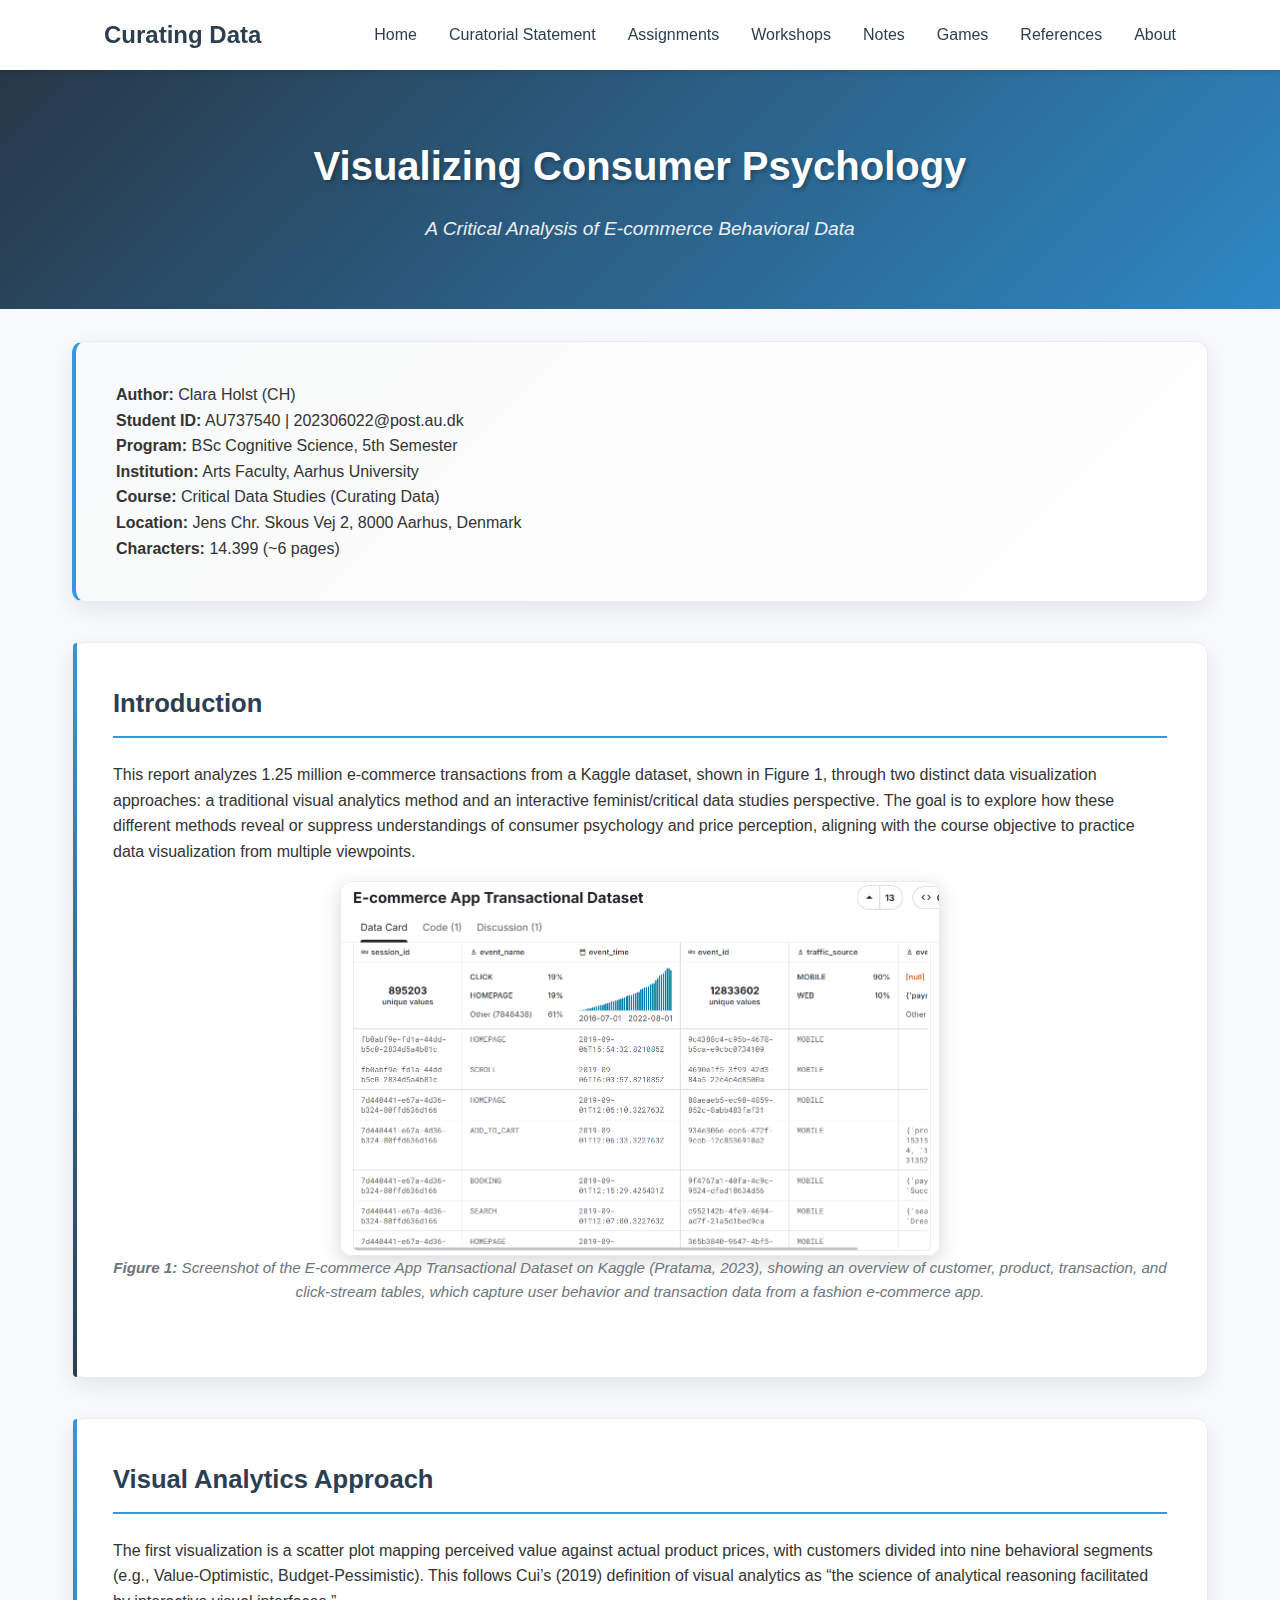
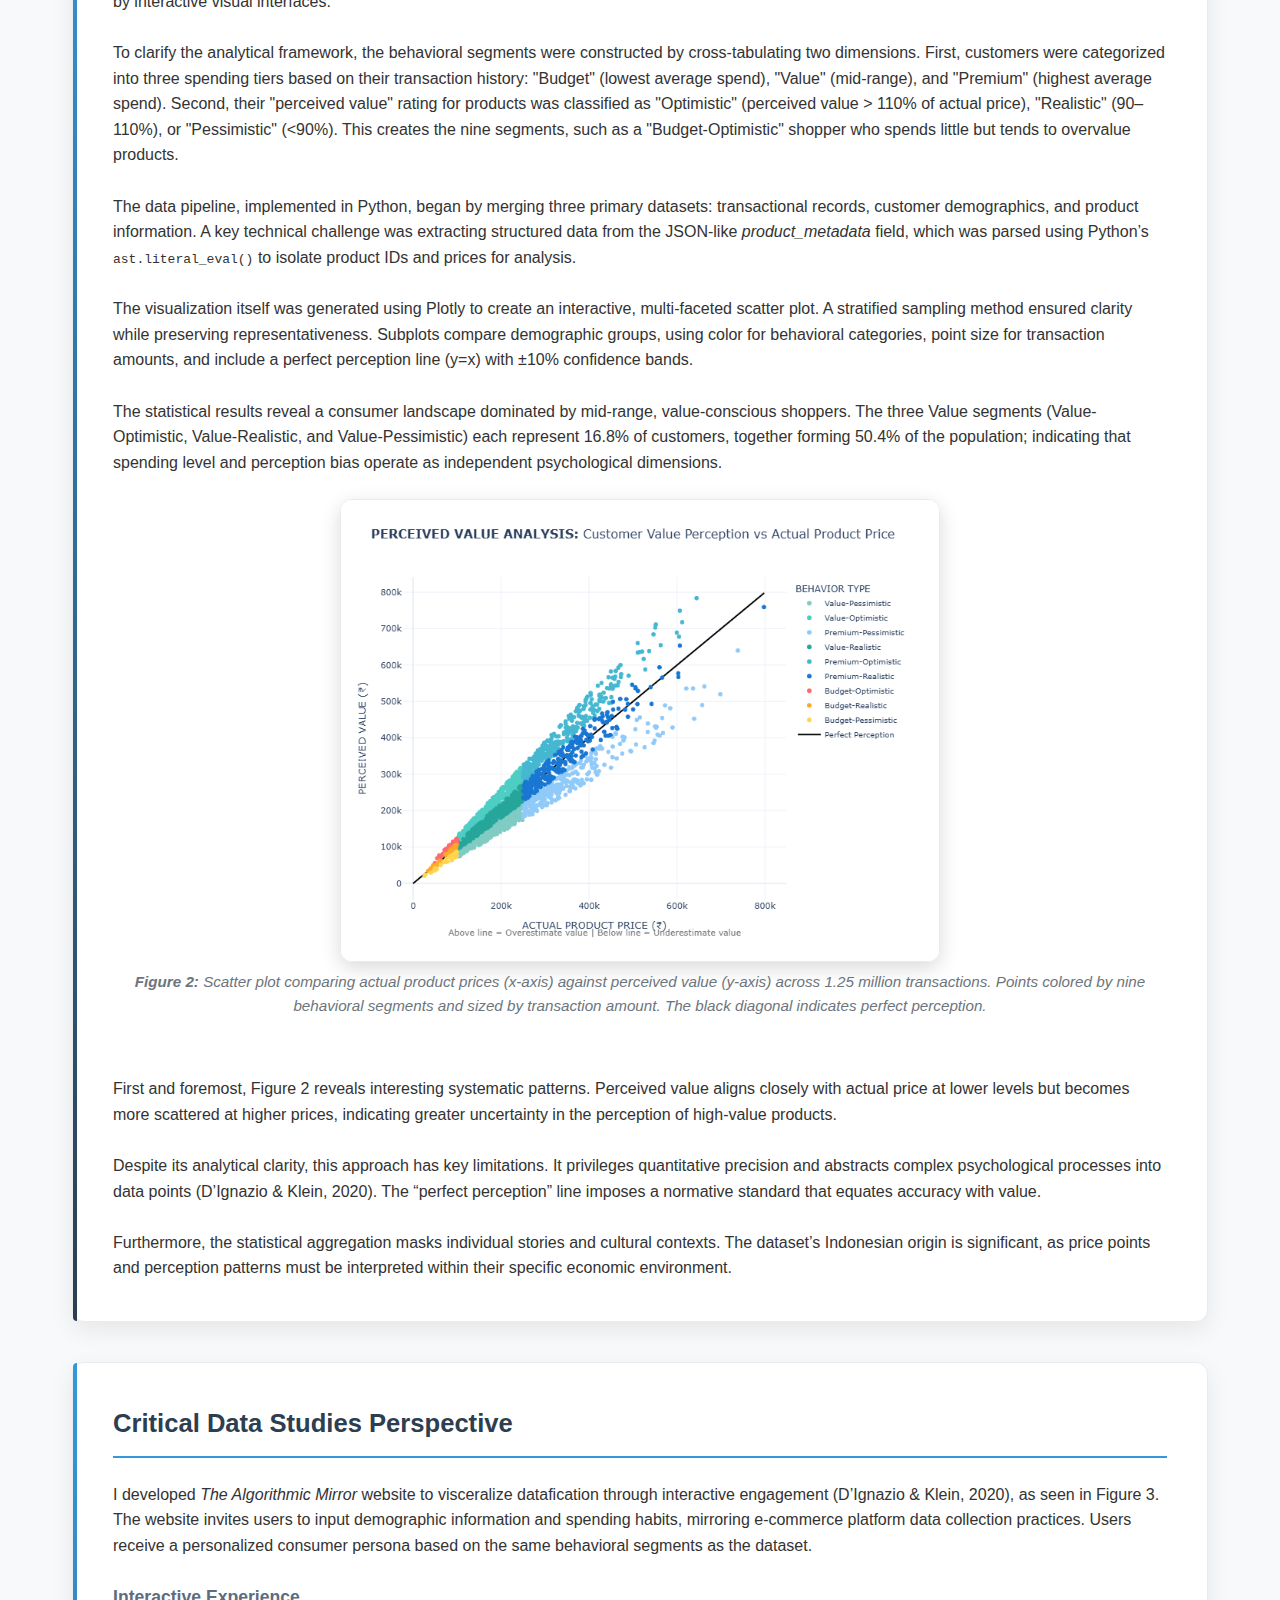
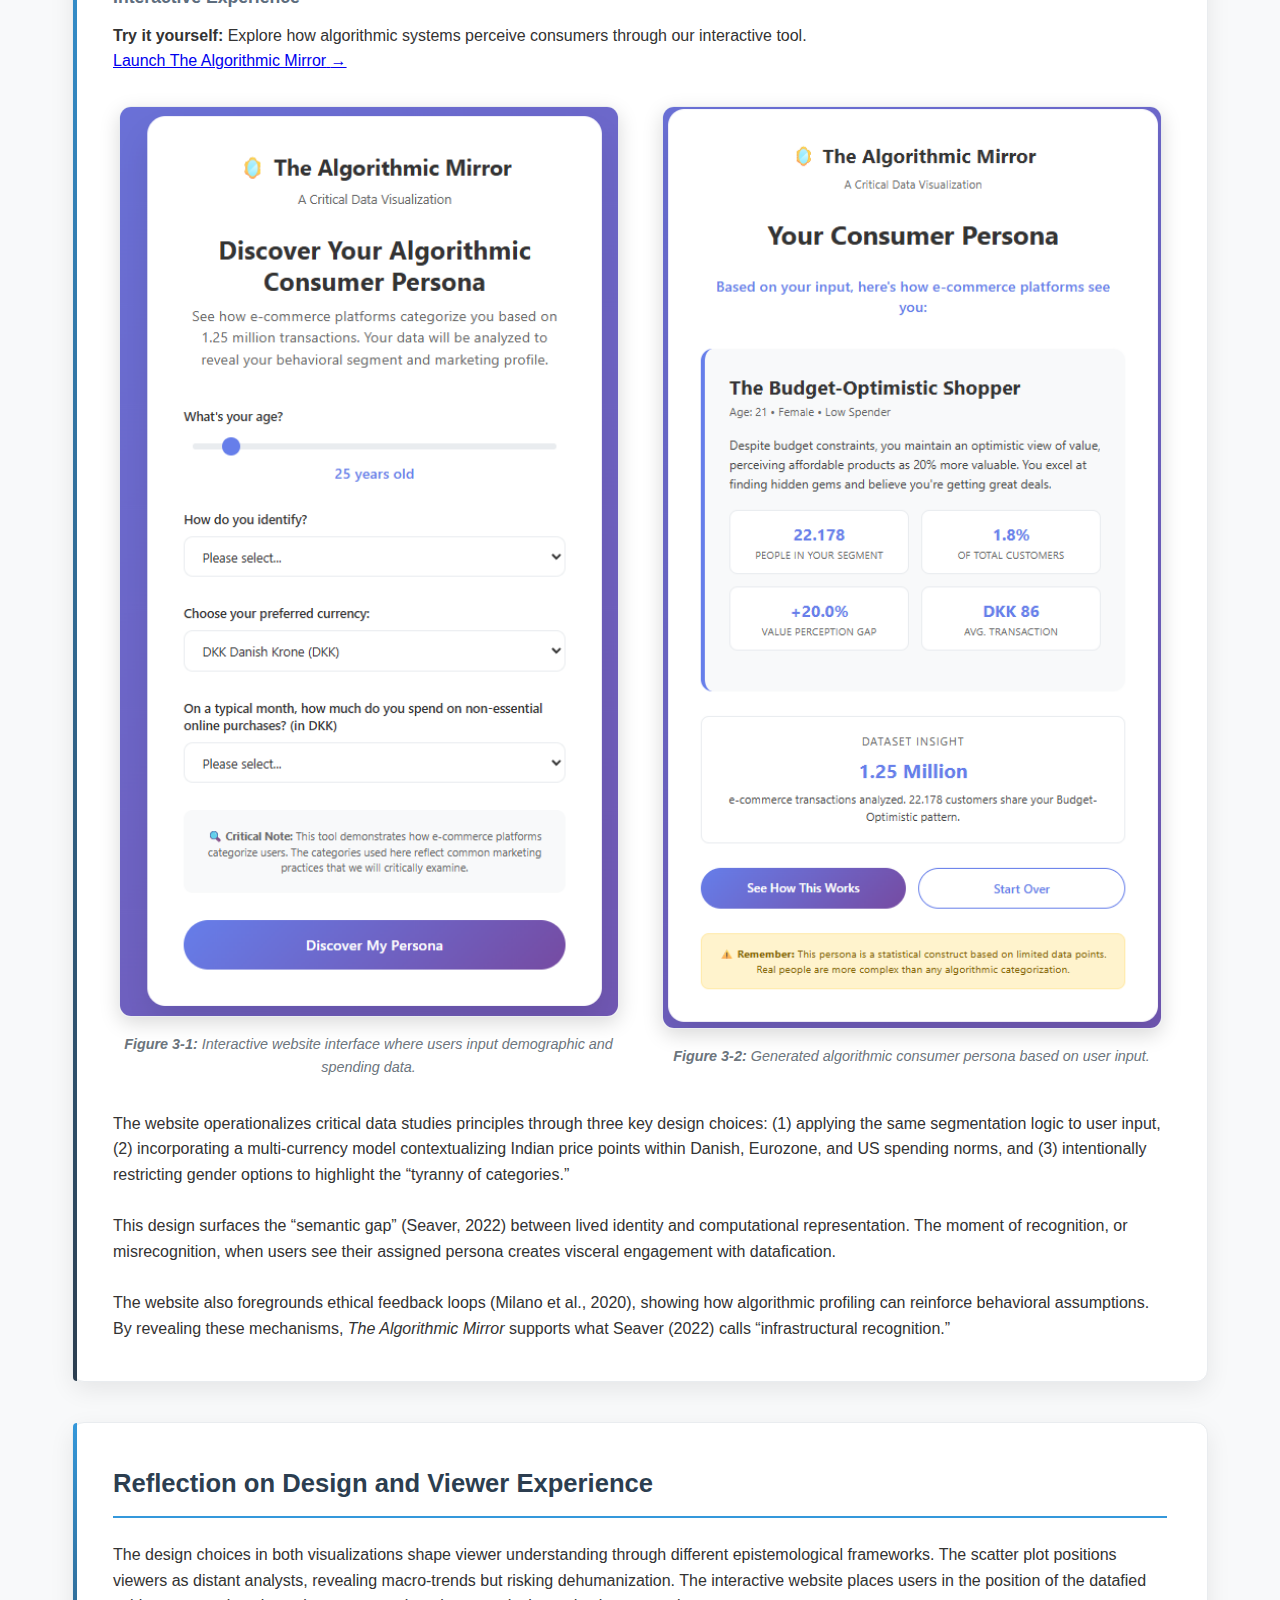
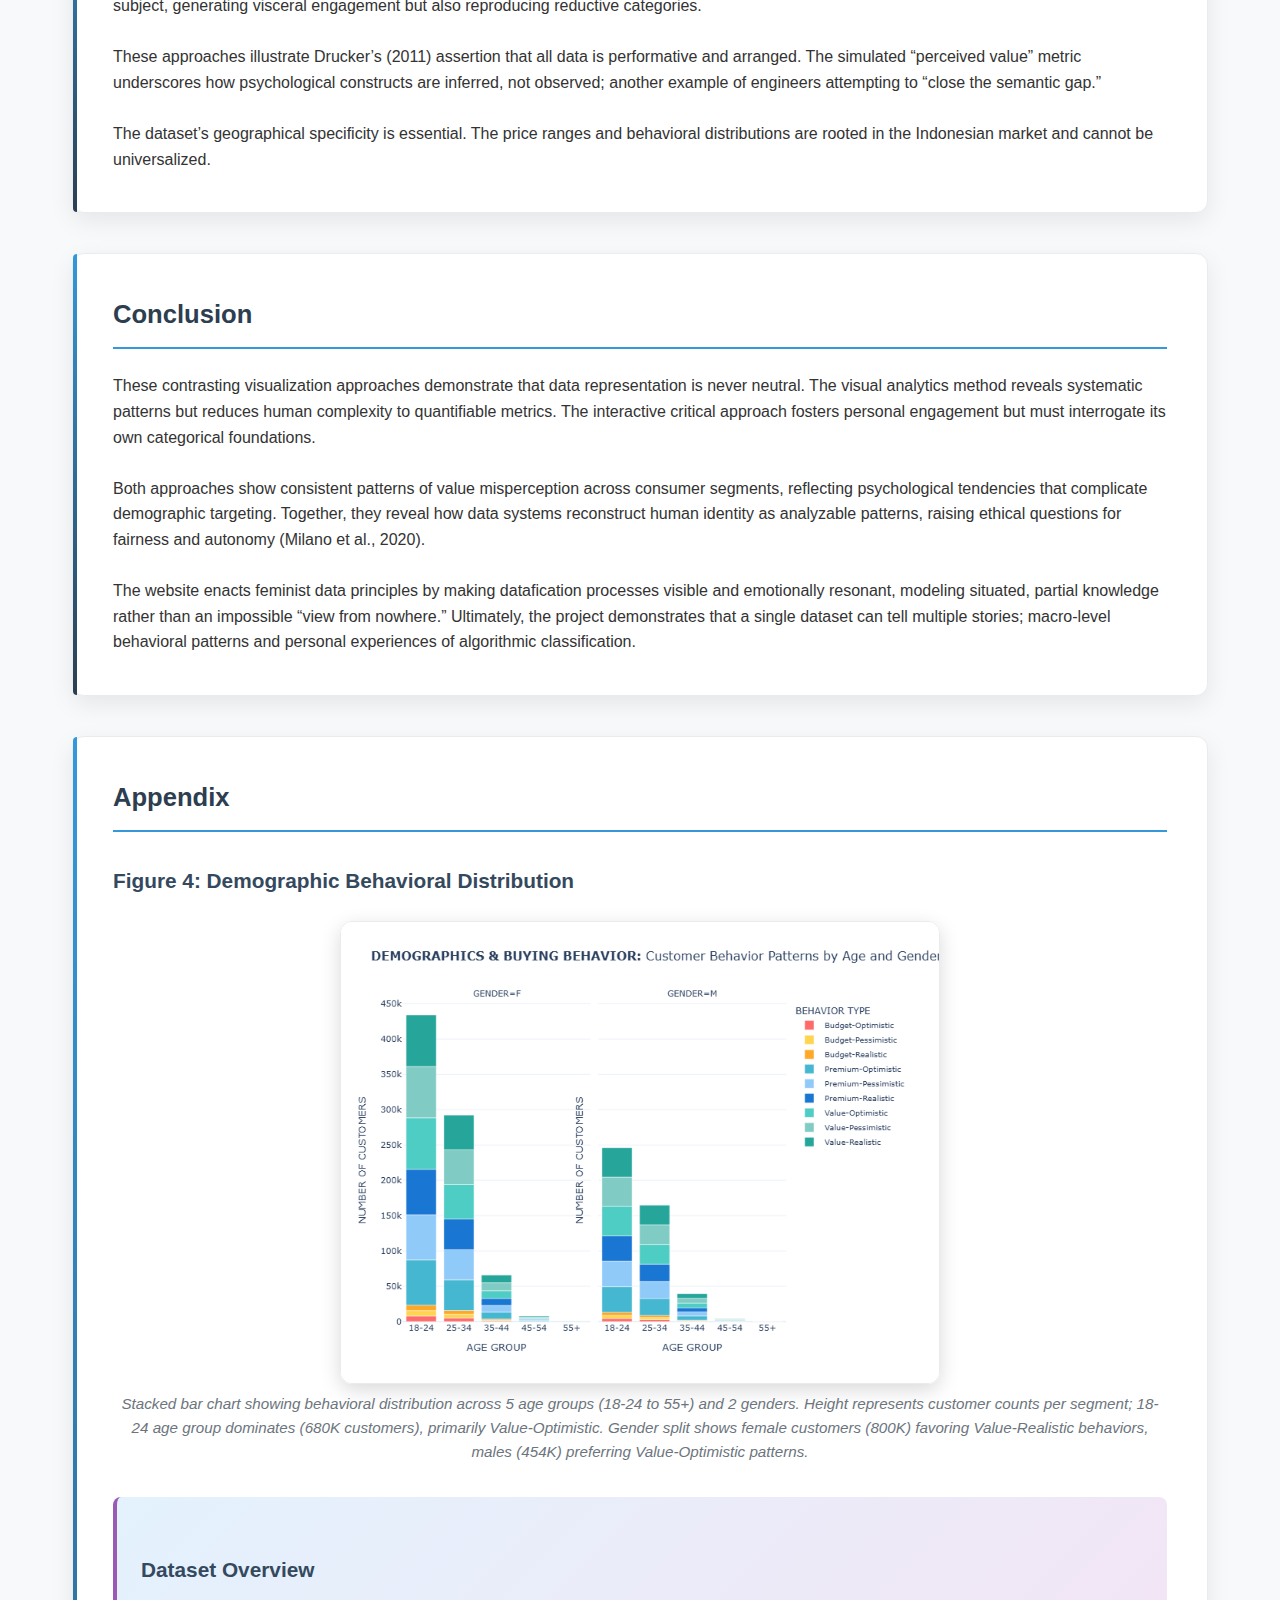
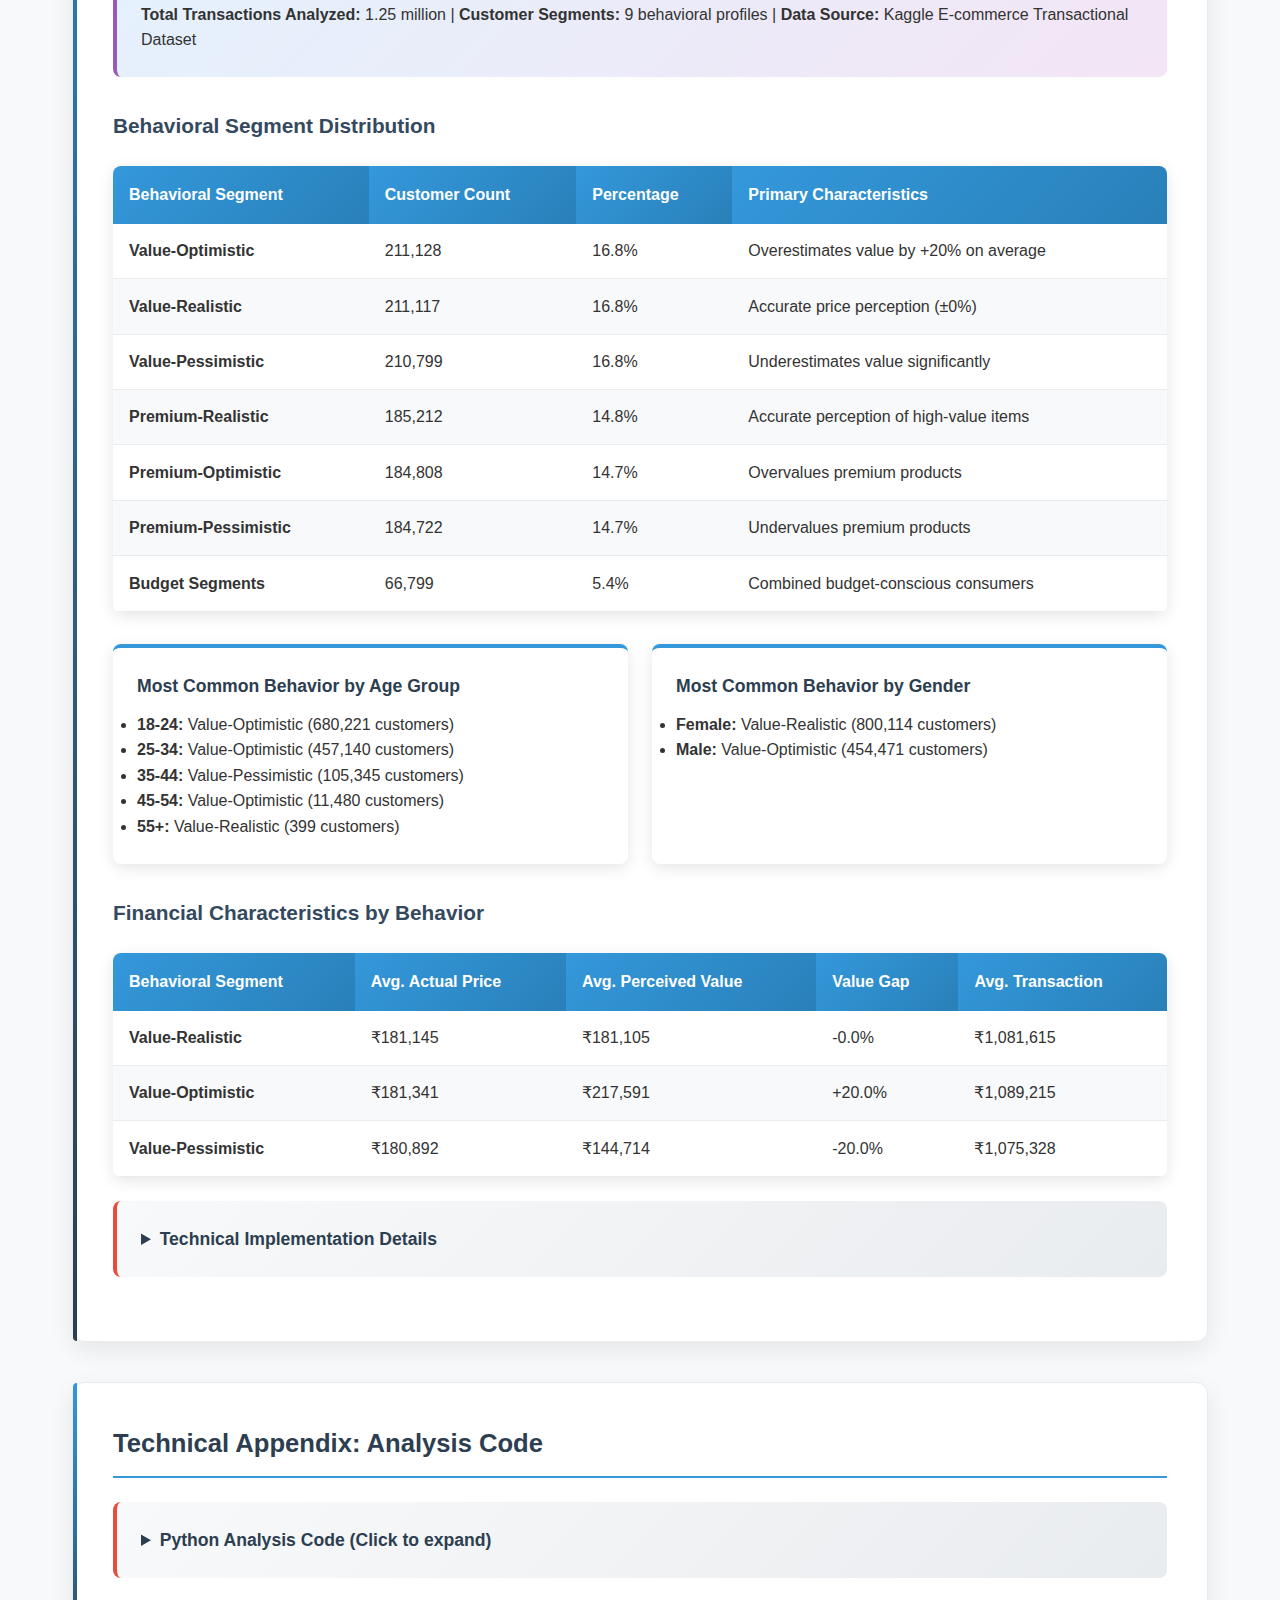
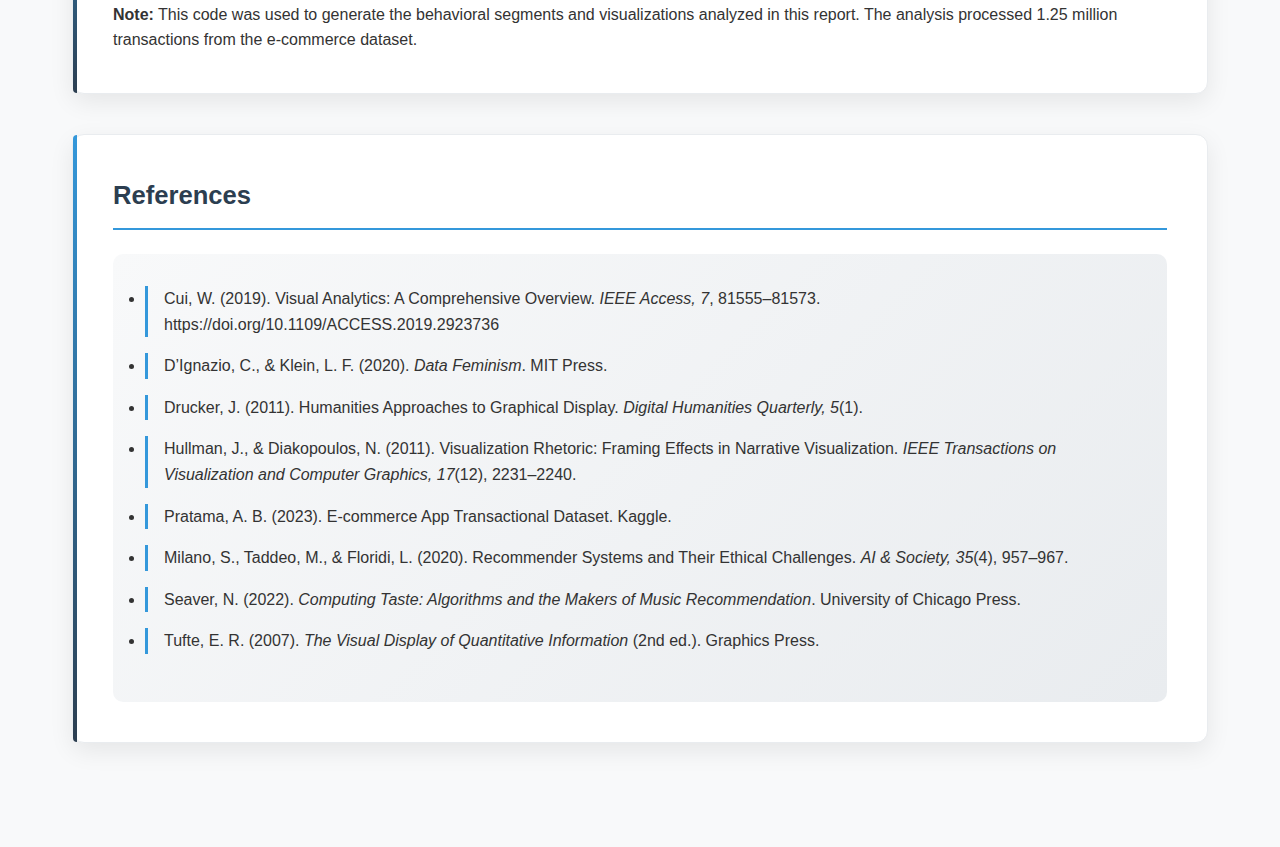
<file: pages/assignments/assignment3.html>
<!DOCTYPE html>
<html lang="en">
<head>
    <meta charset="UTF-8">
    <meta name="viewport" content="width=device-width, initial-scale=1.0">
    <title>Assignment 3: Visualizing Consumer Psychology - Curating Data Exhibition</title>
    <link rel="stylesheet" href="../../styles/main.css">
    <style>
        /* === Base Styling === */
        .assignment-header {
            background: linear-gradient(135deg, #2c3e50 0%, #3498db 100%);
            color: white;
            padding: 4rem 2rem;
            margin-bottom: 2rem;
            text-align: center;
            position: relative;
            overflow: hidden;
        }

        .assignment-header::before {
            content: '';
            position: absolute;
            top: 0;
            left: 0;
            right: 0;
            bottom: 0;
            background: rgba(0,0,0,0.1);
            z-index: 1;
        }

        .assignment-header h1 {
            position: relative;
            z-index: 2;
            font-size: 2.5rem;
            margin-bottom: 1rem;
            text-shadow: 2px 2px 4px rgba(0,0,0,0.3);
        }

        .assignment-header p {
            position: relative;
            z-index: 2;
            font-size: 1.2rem;
            opacity: 0.9;
        }

        .assignment-content {
            max-width: 1200px;
            margin: 0 auto;
            padding: 0 2rem 4rem;
        }

        .author-info, .section, .download-section {
            background: white;
            border-radius: 12px;
            padding: 2.5rem;
            box-shadow: 0 8px 25px rgba(0,0,0,0.08);
            border: 1px solid #e9ecef;
            margin-bottom: 2.5rem;
            transition: all 0.3s ease;
            position: relative;
        }

        .section::before {
            content: '';
            position: absolute;
            top: 0;
            left: 0;
            width: 4px;
            height: 100%;
            background: linear-gradient(135deg, #3498db 0%, #2c3e50 100%);
            border-radius: 12px 0 0 12px;
        }

        .section:hover {
            transform: translateY(-4px);
            box-shadow: 0 12px 35px rgba(0,0,0,0.15);
        }

        .author-info {
            border-left: 4px solid #3498db;
            background: linear-gradient(135deg, #f8f9fa 0%, #ffffff 100%);
        }

        .section h2 {
            color: #2c3e50;
            border-bottom: 2px solid #3498db;
            padding-bottom: 0.75rem;
            margin-bottom: 1.5rem;
            font-size: 1.6rem;
            font-weight: 700;
        }

        .section h3 {
            color: #34495e;
            margin: 2rem 0 1rem 0;
            font-size: 1.3rem;
            font-weight: 600;
        }

        .section h4 {
            color: #5d6d7e;
            margin: 1.5rem 0 0.75rem 0;
            font-size: 1.1rem;
            font-weight: 600;
        }

        /* === Image Styling === */
        .profile-image {
            width: 100%;
            max-width: 600px;
            height: auto;
            border-radius: 12px;
            box-shadow: 0 6px 20px rgba(0,0,0,0.15);
            margin: 1.5rem 0;
            border: 1px solid #e9ecef;
            transition: all 0.3s ease;
            display: block;
            margin-left: auto;
            margin-right: auto;
        }

        .small-image {
            max-width: 600px;
            margin: 1rem auto;
            display: block;
            margin-left: auto;
            margin-right: auto;

        }

        .profile-image:hover {
            transform: scale(1.02);
            box-shadow: 0 10px 30px rgba(0,0,0,0.2);
        }

        .image-caption {
            text-align: center;
            font-style: italic;
            color: #6c757d;
            margin: -1rem 0 2rem 0;
            font-size: 0.95rem;
        }

        /* === Side by Side Image Layout === */
        .image-pair {
            display: flex;
            gap: 2rem;
            margin: 2rem 0;
            align-items: flex-start;
        }

        .image-pair-item {
            flex: 1;
            text-align: center;
        }

        .image-pair-item img {
            width: 100%;
            max-width: 500px;
            height: auto;
            border-radius: 12px;
            box-shadow: 0 6px 20px rgba(0,0,0,0.15);
            border: 1px solid #e9ecef;
            transition: all 0.3s ease;
        }

        .image-pair-item img:hover {
            transform: scale(1.02);
            box-shadow: 0 10px 30px rgba(0,0,0,0.2);
        }

        .image-pair-caption {
            font-style: italic;
            color: #6c757d;
            margin-top: 0.5rem;
            font-size: 0.9rem;
        }

        /* === Appendix Specific Styling === */
        .appendix-table {
            width: 100%;
            border-collapse: collapse;
            margin: 1.5rem 0;
            box-shadow: 0 4px 15px rgba(0,0,0,0.1);
            border-radius: 8px;
            overflow: hidden;
        }

        .appendix-table th {
            background: linear-gradient(135deg, #3498db 0%, #2980b9 100%);
            color: white;
            font-weight: 600;
            padding: 1rem;
            text-align: left;
        }

        .appendix-table td {
            padding: 0.9rem 1rem;
            border-bottom: 1px solid #e9ecef;
            background: white;
        }

        .appendix-table tr:nth-child(even) td {
            background: #f8f9fa;
        }

        .appendix-table tr:hover td {
            background: #e3f2fd;
        }

        .data-highlight {
            background: linear-gradient(135deg, #e3f2fd 0%, #f3e5f5 100%);
            padding: 1.5rem;
            border-radius: 8px;
            margin: 1.5rem 0;
            border-left: 4px solid #9b59b6;
        }

        .data-grid {
            display: grid;
            grid-template-columns: repeat(auto-fit, minmax(300px, 1fr));
            gap: 1.5rem;
            margin: 2rem 0;
        }

        .data-card {
            background: white;
            padding: 1.5rem;
            border-radius: 8px;
            box-shadow: 0 4px 15px rgba(0,0,0,0.1);
            border-top: 4px solid #3498db;
        }

        .data-card h4 {
            color: #2c3e50;
            margin-top: 0;
            font-size: 1.1rem;
        }

        details {
            margin: 1.5rem 0;
            padding: 1.5rem;
            background: linear-gradient(135deg, #f8f9fa 0%, #e9ecef 100%);
            border-radius: 8px;
            border-left: 4px solid #e74c3c;
        }

        summary {
            cursor: pointer;
            font-weight: 700;
            color: #2c3e50;
            font-size: 1.1rem;
        }

        pre code {
            font-family: 'Consolas', 'Monaco', 'Courier New', monospace;
            line-height: 1.5;
            background: #2c3e50;
            color: #ecf0f1;
            padding: 1.5rem;
            border-radius: 6px;
            display: block;
            overflow-x: auto;
        }

        .reference-list {
            background: linear-gradient(135deg, #f8f9fa 0%, #e9ecef 100%);
            padding: 2rem;
            border-radius: 10px;
            margin-top: 1.5rem;
        }

        .reference-list li {
            margin-bottom: 1rem;
            line-height: 1.6;
            padding-left: 1rem;
            border-left: 3px solid #3498db;
        }

        /* === Responsive Design === */
        @media (max-width: 768px) {
            .assignment-header {
                padding: 3rem 1rem;
            }
            
            .assignment-header h1 {
                font-size: 2rem;
            }
            
            .assignment-content {
                padding: 0 1rem 3rem;
            }
            
            .section, .author-info {
                padding: 1.5rem;
            }
            
            .data-grid {
                grid-template-columns: 1fr;
            }
            
            .appendix-table {
                font-size: 0.9rem;
            }
            
            .appendix-table th,
            .appendix-table td {
                padding: 0.75rem 0.5rem;
            }

            .image-pair {
                flex-direction: column;
                gap: 1rem;
            }

            .small-image {
                max-width: 100%;
            }
        }

        @media (max-width: 480px) {
            .assignment-header h1 {
                font-size: 1.7rem;
            }
            
            .section h2 {
                font-size: 1.4rem;
            }
            
            .section h3 {
                font-size: 1.2rem;
            }
        }
    </style>
</head>
<body>
    <header>
        <nav>
            <div class="logo">Curating Data</div>
            <ul class="nav-links">
                <li><a href="../../index.html">Home</a></li>
                <li><a href="../curatorial-statement.html">Curatorial Statement</a></li>
                <li><a href="../assignments.html">Assignments</a></li>
                <li><a href="../workshops.html">Workshops</a></li>
                <li><a href="../notes.html">Notes</a></li>
                <li><a href="../games.html">Games</a></li>
                <li><a href="../references.html">References</a></li>
                <li><a href="../about.html">About</a></li>
            </ul>
        </nav>
    </header>

    <section class="assignment-header">
        <h1>Visualizing Consumer Psychology</h1>
        <p><em>A Critical Analysis of E-commerce Behavioral Data</em></p>
    </section>

    <main class="assignment-content">
        <section class="author-info">
            <p><strong>Author:</strong> Clara Holst (CH)</p>
            <p><strong>Student ID:</strong> AU737540 | 202306022@post.au.dk</p>
            <p><strong>Program:</strong> BSc Cognitive Science, 5th Semester</p>
            <p><strong>Institution:</strong> Arts Faculty, Aarhus University</p>
            <p><strong>Course:</strong> Critical Data Studies (Curating Data)</p>
            <p><strong>Location:</strong> Jens Chr. Skous Vej 2, 8000 Aarhus, Denmark</p>
            <p><strong>Characters:</strong> 14.399 (~6 pages)</p>
        </section>

        <section class="section">
            <h2>Introduction</h2>
            <p>
                This report analyzes 1.25 million e-commerce transactions from a Kaggle dataset,
                shown in Figure 1, through two distinct data visualization approaches: a traditional
                visual analytics method and an interactive feminist/critical data studies perspective.
                The goal is to explore how these different methods reveal or suppress understandings
                of consumer psychology and price perception, aligning with the course objective to
                practice data visualization from multiple viewpoints.
            </p>

            <img src="../../assets/images/figure1_ass3.png" alt="Figure 1" class="profile-image small-image">
            <p class="image-caption">
                <strong>Figure 1:</strong> Screenshot of the E-commerce App Transactional Dataset on Kaggle (Pratama, 2023),
                showing an overview of customer, product, transaction, and click-stream tables, which capture
                user behavior and transaction data from a fashion e-commerce app.
            </p>
        </section>

        <section class="section">
            <h2>Visual Analytics Approach</h2>
            <p>
                The first visualization is a scatter plot mapping perceived value against actual
                product prices, with customers divided into nine behavioral segments (e.g.,
                Value-Optimistic, Budget-Pessimistic). This follows Cui’s (2019) definition of visual
                analytics as “the science of analytical reasoning facilitated by interactive visual
                interfaces.”
            </p>
            <br>
            <p>
                To clarify the analytical framework, the behavioral segments were constructed by
                cross-tabulating two dimensions. First, customers were categorized into three
                spending tiers based on their transaction history: "Budget" (lowest average spend),
                "Value" (mid-range), and "Premium" (highest average spend). Second, their
                "perceived value" rating for products was classified as "Optimistic" (perceived value
                > 110% of actual price), "Realistic" (90–110%), or "Pessimistic" (&lt;90%). This creates
                the nine segments, such as a "Budget-Optimistic" shopper who spends little but
                tends to overvalue products.
            </p>
            <br>
            <p>
                The data pipeline, implemented in Python, began by merging three primary datasets:
                transactional records, customer demographics, and product information. A key
                technical challenge was extracting structured data from the JSON-like
                <em>product_metadata</em> field, which was parsed using Python’s <code>ast.literal_eval()</code>
                to isolate product IDs and prices for analysis.
            </p>
            <br>
            <p>
                The visualization itself was generated using Plotly to create an interactive,
                multi-faceted scatter plot. A stratified sampling method ensured clarity while preserving
                representativeness. Subplots compare demographic groups, using color for behavioral
                categories, point size for transaction amounts, and include a perfect perception line (y=x)
                with ±10% confidence bands.
            </p>
            <br>
            <p>
                The statistical results reveal a consumer landscape dominated by mid-range,
                value-conscious shoppers. The three Value segments (Value-Optimistic, Value-Realistic,
                and Value-Pessimistic) each represent 16.8% of customers, together forming 50.4% of
                the population; indicating that spending level and perception bias operate as
                independent psychological dimensions.
            </p>

            <img src="../../assets/images/figure2_ass3.png" alt="Figure 2" class="profile-image">
            <p class="image-caption">
                <strong>Figure 2:</strong> Scatter plot comparing actual product prices (x-axis) against perceived value (y-axis)
                across 1.25 million transactions. Points colored by nine behavioral segments and sized by
                transaction amount. The black diagonal indicates perfect perception.
            </p>

            <br>
            <p>
                First and foremost, Figure 2 reveals interesting systematic patterns. Perceived value
                aligns closely with actual price at lower levels but becomes more scattered at higher
                prices, indicating greater uncertainty in the perception of high-value products.
            </p>
            <br>
            <p>
                Despite its analytical clarity, this approach has key limitations. It privileges quantitative
                precision and abstracts complex psychological processes into data points (D’Ignazio &
                Klein, 2020). The “perfect perception” line imposes a normative standard that equates
                accuracy with value.
            </p>
            <br>
            <p>
                Furthermore, the statistical aggregation masks individual stories and cultural contexts.
                The dataset’s Indonesian origin is significant, as price points and perception patterns
                must be interpreted within their specific economic environment.
            </p>
        </section>

        <section class="section">
            <h2>Critical Data Studies Perspective</h2>
            <p>
                I developed <em>The Algorithmic Mirror</em> website to visceralize datafication through
                interactive engagement (D’Ignazio & Klein, 2020), as seen in Figure 3. The website
                invites users to input demographic information and spending habits, mirroring
                e-commerce platform data collection practices. Users receive a personalized consumer
                persona based on the same behavioral segments as the dataset.
            </p>

            <div class="interactive-link-section">
                <div class="interactive-callout">
                    <div class="interactive-content">
                        <h4>Interactive Experience</h4>
                        <p><strong>Try it yourself:</strong> Explore how algorithmic systems perceive consumers through our interactive tool.</p>
                        <a href="https://azrae101.github.io/Assignment3_CDS/" target="_blank" rel="noopener noreferrer" class="interactive-button">
                            <span class="button-text">Launch The Algorithmic Mirror</span>
                            <span class="button-arrow">→</span>
                        </a>
                    </div>
                </div>
            </div>

            <div class="image-pair">
                <div class="image-pair-item">
                    <img src="../../assets/images/figure3_ass3_1.png" alt="Figure 3-1">
                    <p class="image-pair-caption">
                        <strong>Figure 3-1:</strong> Interactive website interface where users input demographic and spending data.
                    </p>
                </div>
                <div class="image-pair-item">
                    <img src="../../assets/images/figure3_ass3_2.png" alt="Figure 3-2">
                    <p class="image-pair-caption">
                        <strong>Figure 3-2:</strong> Generated algorithmic consumer persona based on user input.
                    </p>
                </div>
            </div>

            <p>
                The website operationalizes critical data studies principles through three key design
                choices: (1) applying the same segmentation logic to user input, (2) incorporating a
                multi-currency model contextualizing Indian price points within Danish, Eurozone,
                and US spending norms, and (3) intentionally restricting gender options to highlight
                the “tyranny of categories.”
            </p>
            <br>
            <p>
                This design surfaces the “semantic gap” (Seaver, 2022) between lived identity and
                computational representation. The moment of recognition, or misrecognition, when
                users see their assigned persona creates visceral engagement with datafication.
            </p>
            <br>
            <p>
                The website also foregrounds ethical feedback loops (Milano et al., 2020), showing how
                algorithmic profiling can reinforce behavioral assumptions. By revealing these
                mechanisms, <em>The Algorithmic Mirror</em> supports what Seaver (2022) calls
                “infrastructural recognition.”
            </p>
        </section>

        <section class="section">
            <h2>Reflection on Design and Viewer Experience</h2>
            <p>
                The design choices in both visualizations shape viewer understanding through different
                epistemological frameworks. The scatter plot positions viewers as distant analysts,
                revealing macro-trends but risking dehumanization. The interactive website places users
                in the position of the datafied subject, generating visceral engagement but also
                reproducing reductive categories.
            </p>
            <br>
            <p>
                These approaches illustrate Drucker’s (2011) assertion that all data is performative and
                arranged. The simulated “perceived value” metric underscores how psychological
                constructs are inferred, not observed; another example of engineers attempting to
                “close the semantic gap.”
            </p>
            <br>
            <p>
                The dataset’s geographical specificity is essential. The price ranges and behavioral
                distributions are rooted in the Indonesian market and cannot be universalized.
            </p>
        </section>

        <section class="section">
            <h2>Conclusion</h2>
            <p>
                These contrasting visualization approaches demonstrate that data representation is
                never neutral. The visual analytics method reveals systematic patterns but reduces
                human complexity to quantifiable metrics. The interactive critical approach fosters
                personal engagement but must interrogate its own categorical foundations.
            </p>
            <br>
            <p>
                Both approaches show consistent patterns of value misperception across consumer
                segments, reflecting psychological tendencies that complicate demographic targeting.
                Together, they reveal how data systems reconstruct human identity as analyzable
                patterns, raising ethical questions for fairness and autonomy (Milano et al., 2020).
            </p>
            <br>
            <p>
                The website enacts feminist data principles by making datafication processes visible and
                emotionally resonant, modeling situated, partial knowledge rather than an impossible
                “view from nowhere.” Ultimately, the project demonstrates that a single dataset can
                tell multiple stories; macro-level behavioral patterns and personal experiences of
                algorithmic classification.
            </p>
        </section>


        <section class="section">
            <h2>Appendix</h2>
            
            <h3>Figure 4: Demographic Behavioral Distribution</h3>
            <img src="../../assets/images/figure4_ass3.png" alt="Figure 4: Stacked bar chart showing behavioral distribution across demographic groups" class="profile-image">
            <p class="image-caption">Stacked bar chart showing behavioral distribution across 5 age groups (18-24 to 55+) and 2 genders. Height represents customer counts per segment; 18-24 age group dominates (680K customers), primarily Value-Optimistic. Gender split shows female customers (800K) favoring Value-Realistic behaviors, males (454K) preferring Value-Optimistic patterns.</p>
            
            <div class="data-highlight">
                <h3>Dataset Overview</h3>
                <p><strong>Total Transactions Analyzed:</strong> 1.25 million | <strong>Customer Segments:</strong> 9 behavioral profiles | <strong>Data Source:</strong> Kaggle E-commerce Transactional Dataset</p>
            </div>

            <h3>Behavioral Segment Distribution</h3>
            <table class="appendix-table">
                <thead>
                    <tr>
                        <th>Behavioral Segment</th>
                        <th>Customer Count</th>
                        <th>Percentage</th>
                        <th>Primary Characteristics</th>
                    </tr>
                </thead>
                <tbody>
                    <tr>
                        <td><strong>Value-Optimistic</strong></td>
                        <td>211,128</td>
                        <td>16.8%</td>
                        <td>Overestimates value by +20% on average</td>
                    </tr>
                    <tr>
                        <td><strong>Value-Realistic</strong></td>
                        <td>211,117</td>
                        <td>16.8%</td>
                        <td>Accurate price perception (±0%)</td>
                    </tr>
                    <tr>
                        <td><strong>Value-Pessimistic</strong></td>
                        <td>210,799</td>
                        <td>16.8%</td>
                        <td>Underestimates value significantly</td>
                    </tr>
                    <tr>
                        <td><strong>Premium-Realistic</strong></td>
                        <td>185,212</td>
                        <td>14.8%</td>
                        <td>Accurate perception of high-value items</td>
                    </tr>
                    <tr>
                        <td><strong>Premium-Optimistic</strong></td>
                        <td>184,808</td>
                        <td>14.7%</td>
                        <td>Overvalues premium products</td>
                    </tr>
                    <tr>
                        <td><strong>Premium-Pessimistic</strong></td>
                        <td>184,722</td>
                        <td>14.7%</td>
                        <td>Undervalues premium products</td>
                    </tr>
                    <tr>
                        <td><strong>Budget Segments</strong></td>
                        <td>66,799</td>
                        <td>5.4%</td>
                        <td>Combined budget-conscious consumers</td>
                    </tr>
                </tbody>
            </table>

            <div class="data-grid">
                <div class="data-card">
                    <h4>Most Common Behavior by Age Group</h4>
                    <ul>
                        <li><strong>18-24:</strong> Value-Optimistic (680,221 customers)</li>
                        <li><strong>25-34:</strong> Value-Optimistic (457,140 customers)</li>
                        <li><strong>35-44:</strong> Value-Pessimistic (105,345 customers)</li>
                        <li><strong>45-54:</strong> Value-Optimistic (11,480 customers)</li>
                        <li><strong>55+:</strong> Value-Realistic (399 customers)</li>
                    </ul>
                </div>
                
                <div class="data-card">
                    <h4>Most Common Behavior by Gender</h4>
                    <ul>
                        <li><strong>Female:</strong> Value-Realistic (800,114 customers)</li>
                        <li><strong>Male:</strong> Value-Optimistic (454,471 customers)</li>
                    </ul>
                </div>
            </div>

            <h3>Financial Characteristics by Behavior</h3>
            <table class="appendix-table">
                <thead>
                    <tr>
                        <th>Behavioral Segment</th>
                        <th>Avg. Actual Price</th>
                        <th>Avg. Perceived Value</th>
                        <th>Value Gap</th>
                        <th>Avg. Transaction</th>
                    </tr>
                </thead>
                <tbody>
                    <tr>
                        <td><strong>Value-Realistic</strong></td>
                        <td>₹181,145</td>
                        <td>₹181,105</td>
                        <td>-0.0%</td>
                        <td>₹1,081,615</td>
                    </tr>
                    <tr>
                        <td><strong>Value-Optimistic</strong></td>
                        <td>₹181,341</td>
                        <td>₹217,591</td>
                        <td>+20.0%</td>
                        <td>₹1,089,215</td>
                    </tr>
                    <tr>
                        <td><strong>Value-Pessimistic</strong></td>
                        <td>₹180,892</td>
                        <td>₹144,714</td>
                        <td>-20.0%</td>
                        <td>₹1,075,328</td>
                    </tr>
                </tbody>
            </table>

            <details>
                <summary>Technical Implementation Details</summary>
                <p><strong>Methodology:</strong> The analysis was conducted using Python with Pandas for data processing and Plotly for visualization. Behavioral segments were created based on spending levels and value perception gaps.</p>
                <p><strong>Data Processing:</strong> The dataset underwent comprehensive cleaning and feature engineering, including age group categorization, perceived value simulation, and behavioral segmentation algorithms.</p>
                <pre><code># Sample of the segmentation logic
                def categorize_behavior(row):
                    if row['product_revenue'] < 100000:
                        spending_segment = 'Budget'
                    elif row['product_revenue'] < 250000:
                        spending_segment = 'Value'
                    else:
                        spending_segment = 'Premium'
                    
                    if row['value_gap_percentage'] > 10:
                        perception_segment = 'Optimistic'
                    elif row['value_gap_percentage'] < -10:
                        perception_segment = 'Pessimistic'
                    else:
                        perception_segment = 'Realistic'
                    
                    return f'{spending_segment}-{perception_segment}'</code></pre>
            </details>
        </section>

        <section class="section">
            <h2>Technical Appendix: Analysis Code</h2>
            
            <details>
                <summary><strong>Python Analysis Code (Click to expand)</strong></summary>
                <pre style="background: #f8f9fa; padding: 1rem; border-radius: 5px; overflow-x: auto; font-size: 0.9rem;">
        <code>
        import pandas as pd
        import numpy as np
        import ast
        import os
        import csv


        def load_csv_safe(filename):
            """Automatically detect encoding + delimiter and load a CSV, skipping malformed rows."""
            base_path = r"C:\Users\clara\.cache\kagglehub\datasets\bytadit\transactional-ecommerce\versions\1"
            path = os.path.join(base_path, filename)


            # Detect delimiter
            with open(path, 'r', encoding='latin1') as f:
                sample = f.read(2048)
                try:
                    dialect = csv.Sniffer().sniff(sample)
                    sep = dialect.delimiter
                except Exception:
                    sep = ','


            # Load file with error handling
            df = pd.read_csv(
                path,
                encoding='latin1',
                sep=sep,
                low_memory=False,
                on_bad_lines='warn'
            )
            print(f"✓ Loaded {filename} - shape: {df.shape}")
            return df


        def prepare_behavioral_data():
            """Load and prepare data for behavioral analysis"""
        
            # Load datasets
            print("Loading datasets...")
            transactions = load_csv_safe("transactions.csv")
            customers = load_csv_safe("customer.csv")
            products = load_csv_safe("product.csv")
        
            # Extract product IDs from metadata
            def extract_product_ids(metadata):
                if pd.isna(metadata):
                    return []
                try:
                    data = ast.literal_eval(metadata)
                    return [item.get("product_id") for item in data]
                except Exception:
                    return []


            transactions["product_ids"] = transactions["product_metadata"].apply(extract_product_ids)


            # Explode product_ids and merge datasets
            print("Merging datasets...")
            transactions_exploded = transactions.explode("product_ids")
            transactions_exploded["product_ids"] = pd.to_numeric(transactions_exploded["product_ids"], errors="coerce")
            merged = transactions_exploded.merge(products, left_on="product_ids", right_on="id", how="left")
            merged = merged.merge(customers, on="customer_id", how="left")


            # ------------------------------
            # DATA PREPARATION FOR BEHAVIORAL ANALYSIS
            # ------------------------------


            # Extract item_price from product_metadata
            def extract_item_price(metadata):
                if pd.isna(metadata):
                    return np.nan
                try:
                    data = ast.literal_eval(metadata)
                    if len(data) > 0:
                        return data[0].get("item_price", np.nan)
                    return np.nan
                except Exception:
                    return np.nan


            merged['product_revenue'] = merged['product_metadata'].apply(extract_item_price)


            # Calculate age from birthdate
            print("Calculating age groups...")
            merged['birthdate'] = pd.to_datetime(merged['birthdate'], errors='coerce')
            merged['age'] = (pd.to_datetime('2020-01-01') - merged['birthdate']).dt.days / 365.25
            merged['age_group'] = pd.cut(merged['age'],
                                        bins=[0, 24, 34, 44, 54, 100],
                                        labels=['18-24', '25-34', '35-44', '45-54', '55+'])


            # Simulate perceived value (in real scenario, this would come from survey data or ML model)
            print("Creating behavioral features...")
            np.random.seed(42)
            merged['perceived_value'] = merged['product_revenue'] * np.random.uniform(0.7, 1.3, len(merged))


            # Calculate value gap
            merged['value_gap'] = merged['perceived_value'] - merged['product_revenue']
            merged['value_gap_percentage'] = (merged['value_gap'] / merged['product_revenue']) * 100


            # Create behavioral segments
            def categorize_behavior(row):
                if pd.isna(row['product_revenue']) or pd.isna(row['value_gap_percentage']):
                    return 'Unknown'
            
                # Spending level segments
                if row['product_revenue'] < 100000:
                    spending_segment = 'Budget'
                elif row['product_revenue'] < 250000:
                    spending_segment = 'Value'
                else:
                    spending_segment = 'Premium'
            
                # Perception segments
                if row['value_gap_percentage'] > 10:
                    perception_segment = 'Optimistic'
                elif row['value_gap_percentage'] < -10:
                    perception_segment = 'Pessimistic'
                else:
                    perception_segment = 'Realistic'
            
                return f'{spending_segment}-{perception_segment}'


            merged['buying_behavior'] = merged.apply(categorize_behavior, axis=1)


            # Clean data for plotting
            merged = merged.dropna(subset=['product_revenue', 'perceived_value', 'age_group', 'gender_y'])
        
            print(f"Final dataset shape: {merged.shape}")
            print("Behavioral segments distribution:")
            print(merged['buying_behavior'].value_counts())
        
            return merged


        # Load and prepare the data
        merged_data = prepare_behavioral_data()


        import plotly.express as px
        import plotly.graph_objects as go
        from plotly.subplots import make_subplots


        def create_behavioral_visualizations(merged):
            """Create comprehensive behavioral visualizations"""
        
            # Convert categorical columns to string to avoid type issues
            merged = merged.copy()
            merged['age_group'] = merged['age_group'].astype(str)
            merged['gender_y'] = merged['gender_y'].astype(str)
        
            # Create a sample for better visualization performance
            sample_data = merged.sample(min(3000, len(merged)), random_state=42)
        
            # ------------------------------
            # PLOT 1: COMPREHENSIVE USER BEHAVIOR MATRIX
            # ------------------------------


            fig1 = px.scatter(
                sample_data,
                x='product_revenue',
                y='perceived_value',
                color='buying_behavior',
                size='total_amount',
                hover_data=['masterCategory', 'subCategory', 'gender_y', 'age_group', 'payment_method'],
                facet_col='gender_y',
                facet_row='age_group',
                title='<b>COMPREHENSIVE USER BEHAVIOR MATRIX:</b> Perceived Value vs Actual Spending by Gender, Age, and Behavioral Patterns',
                labels={
                    'product_revenue': 'ACTUAL PRODUCT PRICE',
                    'perceived_value': 'PERCEIVED VALUE',
                    'buying_behavior': 'BEHAVIORAL PROFILE',
                    'gender_y': 'GENDER',
                    'age_group': 'AGE GROUP'
                },
                color_discrete_map={
                    # Budget behaviors
                    'Budget-Optimistic': '#FF6B6B',  # Red - overestimates value
                    'Budget-Realistic': '#FFA726',    # Orange - accurate perception  
                    'Budget-Pessimistic': '#FFD54F',  # Yellow - underestimates value
                
                    # Value behaviors
                    'Value-Optimistic': '#4ECDC4',    # Teal - overestimates value
                    'Value-Realistic': '#26A69A',     # Darker teal - accurate
                    'Value-Pessimistic': '#80CBC4',   # Light teal - underestimates
                
                    # Premium behaviors
                    'Premium-Optimistic': '#45B7D1',  # Blue - overestimates
                    'Premium-Realistic': '#1976D2',   # Dark blue - accurate
                    'Premium-Pessimistic': '#90CAF9'  # Light blue - underestimates
                }
            )


            # Add perfect perception line and confidence bands to each subplot
            for row in range(1, 6):  # 5 age groups
                for col in range(1, 3):  # 2 genders
                    max_val = sample_data[['product_revenue', 'perceived_value']].max().max()
                
                    # Perfect perception line
                    fig1.add_trace(
                        go.Scatter(
                            x=[0, max_val],
                            y=[0, max_val],
                            mode='lines',
                            line=dict(dash='solid', color='black', width=2),
                            name='Perfect Perception',
                            showlegend=False
                        ),
                        row=row, col=col
                    )
                
                    # ±10% confidence band
                    fig1.add_trace(
                        go.Scatter(
                            x=[0, max_val],
                            y=[0, max_val * 1.1],
                            mode='lines',
                            line=dict(dash='dot', color='gray', width=1),
                            fillcolor='rgba(128,128,128,0.1)',
                            fill='tonexty',
                            showlegend=False
                        ),
                        row=row, col=col
                    )
                
                    fig1.add_trace(
                        go.Scatter(
                            x=[0, max_val],
                            y=[0, max_val * 0.9],
                            mode='lines',
                            line=dict(dash='dot', color='gray', width=1),
                            fill='tonexty',
                            showlegend=False
                        ),
                        row=row, col=col
                    )


            # Update layout for comprehensive view
            fig1.update_layout(
                height=1200,
                showlegend=True,
                template='plotly_white',
                legend=dict(
                    orientation="h",
                    yanchor="bottom",
                    y=1.02,
                    xanchor="center",
                    x=0.5,
                    font=dict(size=10)
                ),
                title_font=dict(size=20),
                font=dict(size=11)
            )


            # Update axes for better readability
            fig1.update_xaxes(title_text="ACTUAL PRICE", matches=None, showticklabels=True)
            fig1.update_yaxes(title_text="PERCEIVED VALUE", matches=None, showticklabels=True)


            # Add annotations for interpretation
            fig1.add_annotation(
                text="Points ABOVE line = Overestimate value | Points BELOW line = Underestimate value",
                xref="paper", yref="paper",
                x=0.5, y=-0.05,
                showarrow=False,
                font=dict(size=12, color="gray")
            )


            fig1.show()


            # ------------------------------
            # PLOT 2: BEHAVIORAL SEGMENTATION DASHBOARD
            # ------------------------------


            # Create a comprehensive dashboard with multiple coordinated views
            fig2 = make_subplots(
                rows=3, cols=2,
                subplot_titles=(
                    'Spending Distribution by Demographic Segments',
                    'Value Perception Accuracy by Segment',
                    'Behavioral Profile Distribution',
                    'Product Category Preferences by Behavior',
                    'Price Sensitivity vs Spending Power',
                    'Payment Method Preferences by Behavior'
                ),
                specs=[
                    [{"type": "violin", "rowspan": 2}, {"type": "bar"}],
                    [None, {"type": "bar"}],
                    [{"type": "scatter"}, {"type": "bar"}]
                ],
                vertical_spacing=0.08,
                horizontal_spacing=0.1,
                column_widths=[0.5, 0.5]
            )


            # 4.1 Spending Distribution by Demographic Segments (Violin plot)
            demographic_combinations = []
            for age in ['18-24', '25-34', '35-44', '45-54', '55+']:
                for gender in ['M', 'F']:
                    demographic_combinations.append(f"{age}_{gender}")  # Using underscore instead of hyphen


            for demo in demographic_combinations:
                age, gender = demo.split('_')  # Split by underscore
                demo_data = merged[(merged['age_group'] == age) & (merged['gender_y'] == gender)]['product_revenue'].dropna()
                if len(demo_data) > 0:
                    fig2.add_trace(
                        go.Violin(
                            y=demo_data,
                            x=[demo] * len(demo_data),
                            name=demo,
                            legendgroup=demo,
                            showlegend=False,
                            side='positive' if gender == 'F' else 'negative',
                            scalegroup=demo,
                            meanline_visible=True,
                            points=False,
                            marker_color='#FF6B6B' if gender == 'F' else '#4ECDC4',
                            line_color='#FF6B6B' if gender == 'F' else '#4ECDC4'
                        ),
                        row=1, col=1
                    )


            # 4.2 Value Perception Accuracy by Segment (Bar chart)
            perception_accuracy = merged.groupby(['age_group', 'gender_y'])['value_gap_percentage'].mean().reset_index()
            perception_accuracy['demographic'] = perception_accuracy['age_group'] + '_' + perception_accuracy['gender_y']  # Using underscore


            for gender in ['M', 'F']:
                gender_data = perception_accuracy[perception_accuracy['gender_y'] == gender].sort_values('value_gap_percentage')
                fig2.add_trace(
                    go.Bar(
                        x=gender_data['demographic'],
                        y=gender_data['value_gap_percentage'],
                        name=f"Gender {gender}",
                        marker_color='#FF6B6B' if gender == 'F' else '#4ECDC4',
                        showlegend=True
                    ),
                    row=1, col=2
                )


            # 4.3 Behavioral Profile Distribution (Stacked Bar)
            behavior_dist = merged.groupby(['age_group', 'gender_y', 'buying_behavior']).size().reset_index(name='count')
            behavior_dist['demographic'] = behavior_dist['age_group'] + '_' + behavior_dist['gender_y']  # Using underscore


            # Get behavior types for stacking
            behavior_types = sorted(behavior_dist['buying_behavior'].unique())


            for behavior in behavior_types:
                behavior_data = behavior_dist[behavior_dist['buying_behavior'] == behavior]
                fig2.add_trace(
                    go.Bar(
                        x=behavior_data['demographic'],
                        y=behavior_data['count'],
                        name=behavior,
                        showlegend=True
                    ),
                    row=2, col=2
                )


            # 4.4 Price Sensitivity vs Spending Power (Bubble chart)
            segment_analysis = merged.groupby(['age_group', 'gender_y']).agg({
                'product_revenue': 'mean',
                'value_gap_percentage': 'std',  # Higher std = more variable perception = more sensitive
                'customer_id': 'nunique'
            }).reset_index()
            segment_analysis['demographic'] = segment_analysis['age_group'] + '_' + segment_analysis['gender_y']  # Using underscore


            fig2.add_trace(
                go.Scatter(
                    x=segment_analysis['product_revenue'],
                    y=segment_analysis['value_gap_percentage'].fillna(0),
                    mode='markers+text',
                    marker=dict(
                        size=segment_analysis['customer_id'] / 50,
                        color=segment_analysis['value_gap_percentage'].fillna(0),
                        colorscale='RdYlBu_r',
                        showscale=True,
                        colorbar=dict(title="Price Sensitivity")
                    ),
                    text=segment_analysis['demographic'],
                    textposition="middle center",
                    hovertemplate='<b>%{text}</b><br>Avg Spending: %{x:,.0f}<br>Sensitivity: %{y:.1f}%<br>Customers: %{marker.size:.0f}<extra></extra>',
                    showlegend=False
                ),
                row=3, col=1
            )


            # 4.5 Payment Method Preferences by Behavior
            payment_behavior = merged.groupby(['buying_behavior', 'payment_method']).size().reset_index(name='count')
            payment_totals = payment_behavior.groupby('buying_behavior')['count'].sum().reset_index()
            payment_behavior = payment_behavior.merge(payment_totals, on='buying_behavior', suffixes=('', '_total'))
            payment_behavior['percentage'] = (payment_behavior['count'] / payment_behavior['count_total']) * 100


            for payment_method in payment_behavior['payment_method'].unique():
                method_data = payment_behavior[payment_behavior['payment_method'] == payment_method]
                fig2.add_trace(
                    go.Bar(
                        x=method_data['buying_behavior'],
                        y=method_data['percentage'],
                        name=payment_method,
                        showlegend=True
                    ),
                    row=3, col=2
                )


            # Update layout for comprehensive dashboard
            fig2.update_layout(
                title_text="<b>BEHAVIORAL SEGMENTATION DASHBOARD:</b> Comprehensive User Profiling by Demographics and Psychology",
                title_x=0.5,
                title_font=dict(size=18),
                height=1400,
                showlegend=True,
                template="plotly_white",
                barmode='stack',
                legend=dict(
                    orientation="h",
                    yanchor="bottom",
                    y=1.02,
                    xanchor="center",
                    x=0.5
                )
            )


            # Update axes with better labels
            fig2.update_xaxes(title_text="Demographic Segments", row=1, col=1)
            fig2.update_yaxes(title_text="Spending Distribution", row=1, col=1)
            fig2.update_xaxes(title_text="Demographic Segments", row=1, col=2)
            fig2.update_yaxes(title_text="Avg Value Gap (%)", row=1, col=2)
            fig2.update_xaxes(title_text="Demographic Segments", row=2, col=2)
            fig2.update_yaxes(title_text="Count of Users", row=2, col=2)
            fig2.update_xaxes(title_text="Average Spending", row=3, col=1)
            fig2.update_yaxes(title_text="Price Sensitivity (Std of Value Gap)", row=3, col=1)
            fig2.update_xaxes(title_text="Behavioral Profiles", row=3, col=2)
            fig2.update_yaxes(title_text="Percentage (%)", row=3, col=2)


            fig2.show()


        # Create visualizations
        print("Creating visualizations...")
        create_behavioral_visualizations(merged_data)

        </code>
                </pre>
            </details>
            
            <p><strong>Note:</strong> This code was used to generate the behavioral segments and visualizations analyzed in this report. The analysis processed 1.25 million transactions from the e-commerce dataset.</p>
        </section>

        <section class="section">
            <h2>References</h2>
            <ul class="reference-list">
                <li>Cui, W. (2019). Visual Analytics: A Comprehensive Overview. <em>IEEE Access, 7</em>, 81555–81573. https://doi.org/10.1109/ACCESS.2019.2923736</li>
                <li>D’Ignazio, C., & Klein, L. F. (2020). <em>Data Feminism</em>. MIT Press.</li>
                <li>Drucker, J. (2011). Humanities Approaches to Graphical Display. <em>Digital Humanities Quarterly, 5</em>(1).</li>
                <li>Hullman, J., & Diakopoulos, N. (2011). Visualization Rhetoric: Framing Effects in Narrative Visualization. <em>IEEE Transactions on Visualization and Computer Graphics, 17</em>(12), 2231–2240.</li>
                <li>Pratama, A. B. (2023). E-commerce App Transactional Dataset. Kaggle.</li>
                <li>Milano, S., Taddeo, M., & Floridi, L. (2020). Recommender Systems and Their Ethical Challenges. <em>AI & Society, 35</em>(4), 957–967.</li>
                <li>Seaver, N. (2022). <em>Computing Taste: Algorithms and the Makers of Music Recommendation</em>. University of Chicago Press.</li>
                <li>Tufte, E. R. (2007). <em>The Visual Display of Quantitative Information</em> (2nd ed.). Graphics Press.</li>
            </ul>
        </section>
    </main>
</body>
</html>
</file>
<file: styles/main.css>
/* Reset and base styles */
* {
    margin: 0;
    padding: 0;
    box-sizing: border-box;
}

body {
    font-family: 'Inter', -apple-system, BlinkMacSystemFont, 'Segoe UI', Roboto, sans-serif;
    line-height: 1.6;
    color: #333;
    background-color: #f8f9fa;
}

/* Navigation */
header {
    background-color: #fff;
    box-shadow: 0 2px 5px rgba(0,0,0,0.1);
    position: sticky;
    top: 0;
    z-index: 100;
}

nav {
    display: flex;
    justify-content: space-between;
    align-items: center;
    padding: 1rem 5%;
    max-width: 1200px;
    margin: 0 auto;
}

.logo {
    font-size: 1.5rem;
    font-weight: bold;
    color: #2c3e50;
}

.nav-links {
    display: flex;
    list-style: none;
    gap: 2rem;
}

.nav-links a {
    text-decoration: none;
    color: #2c3e50;
    font-weight: 500;
    transition: color 0.3s ease;
}

.nav-links a:hover {
    color: #3498db;
}

/* Hero Section */
.hero {
    background: linear-gradient(135deg, #667eea 0%, #764ba2 100%);
    color: white;
    padding: 6rem 2rem;
    text-align: center;
}

.hero h1 {
    font-size: 3rem;
    margin-bottom: 1rem;
    font-weight: 700;
}

.hero p {
    font-size: 1.2rem;
    margin-bottom: 2rem;
    opacity: 0.9;
}

.cta-button {
    display: inline-block;
    background-color: #fff;
    color: #667eea;
    padding: 12px 30px;
    border-radius: 50px;
    text-decoration: none;
    font-weight: 600;
    transition: transform 0.3s ease;
}

.cta-button:hover {
    transform: translateY(-2px);
}

/* Exhibition Overview */
.exhibition-overview {
    padding: 4rem 2rem;
    max-width: 1200px;
    margin: 0 auto;
}

.exhibition-overview h2 {
    text-align: center;
    margin-bottom: 3rem;
    font-size: 2.5rem;
    color: #2c3e50;
}

.exhibition-grid {
    display: grid;
    grid-template-columns: repeat(auto-fit, minmax(250px, 1fr));
    gap: 2rem;
}

.exhibition-item {
    background: white;
    padding: 2rem;
    border-radius: 10px;
    box-shadow: 0 5px 15px rgba(0,0,0,0.1);
    text-align: center;
    transition: transform 0.3s ease;
}

.exhibition-item:hover {
    transform: translateY(-5px);
}

.exhibition-item h3 {
    color: #2c3e50;
    margin-bottom: 1rem;
}

/* Curatorial Statement Styles */
.curatorial-statement {
    max-width: 800px;
    margin: 2rem auto;
    padding: 0 2rem;
}

.curatorial-statement h1 {
    font-size: 2.5rem;
    margin-bottom: 2rem;
    color: #2c3e50;
}

.curatorial-statement section {
    margin-bottom: 3rem;
}

.curatorial-statement h2 {
    color: #2c3e50;
    margin-bottom: 1rem;
    border-bottom: 2px solid #3498db;
    padding-bottom: 0.5rem;
}

.key-concepts {
    background: #f8f9fa;
    padding: 1.5rem;
    border-radius: 8px;
    margin-top: 1rem;
}

.key-concepts ul {
    list-style-position: inside;
}

/* Footer */
footer {
    background-color: #2c3e50;
    color: white;
    text-align: center;
    padding: 2rem;
    margin-top: 4rem;
}

/* Responsive Design */
@media (max-width: 768px) {
    .nav-links {
        flex-direction: column;
        gap: 1rem;
    }
    
    .hero h1 {
        font-size: 2rem;
    }
    
    .exhibition-grid {
        grid-template-columns: 1fr;
    }
}
</file>
